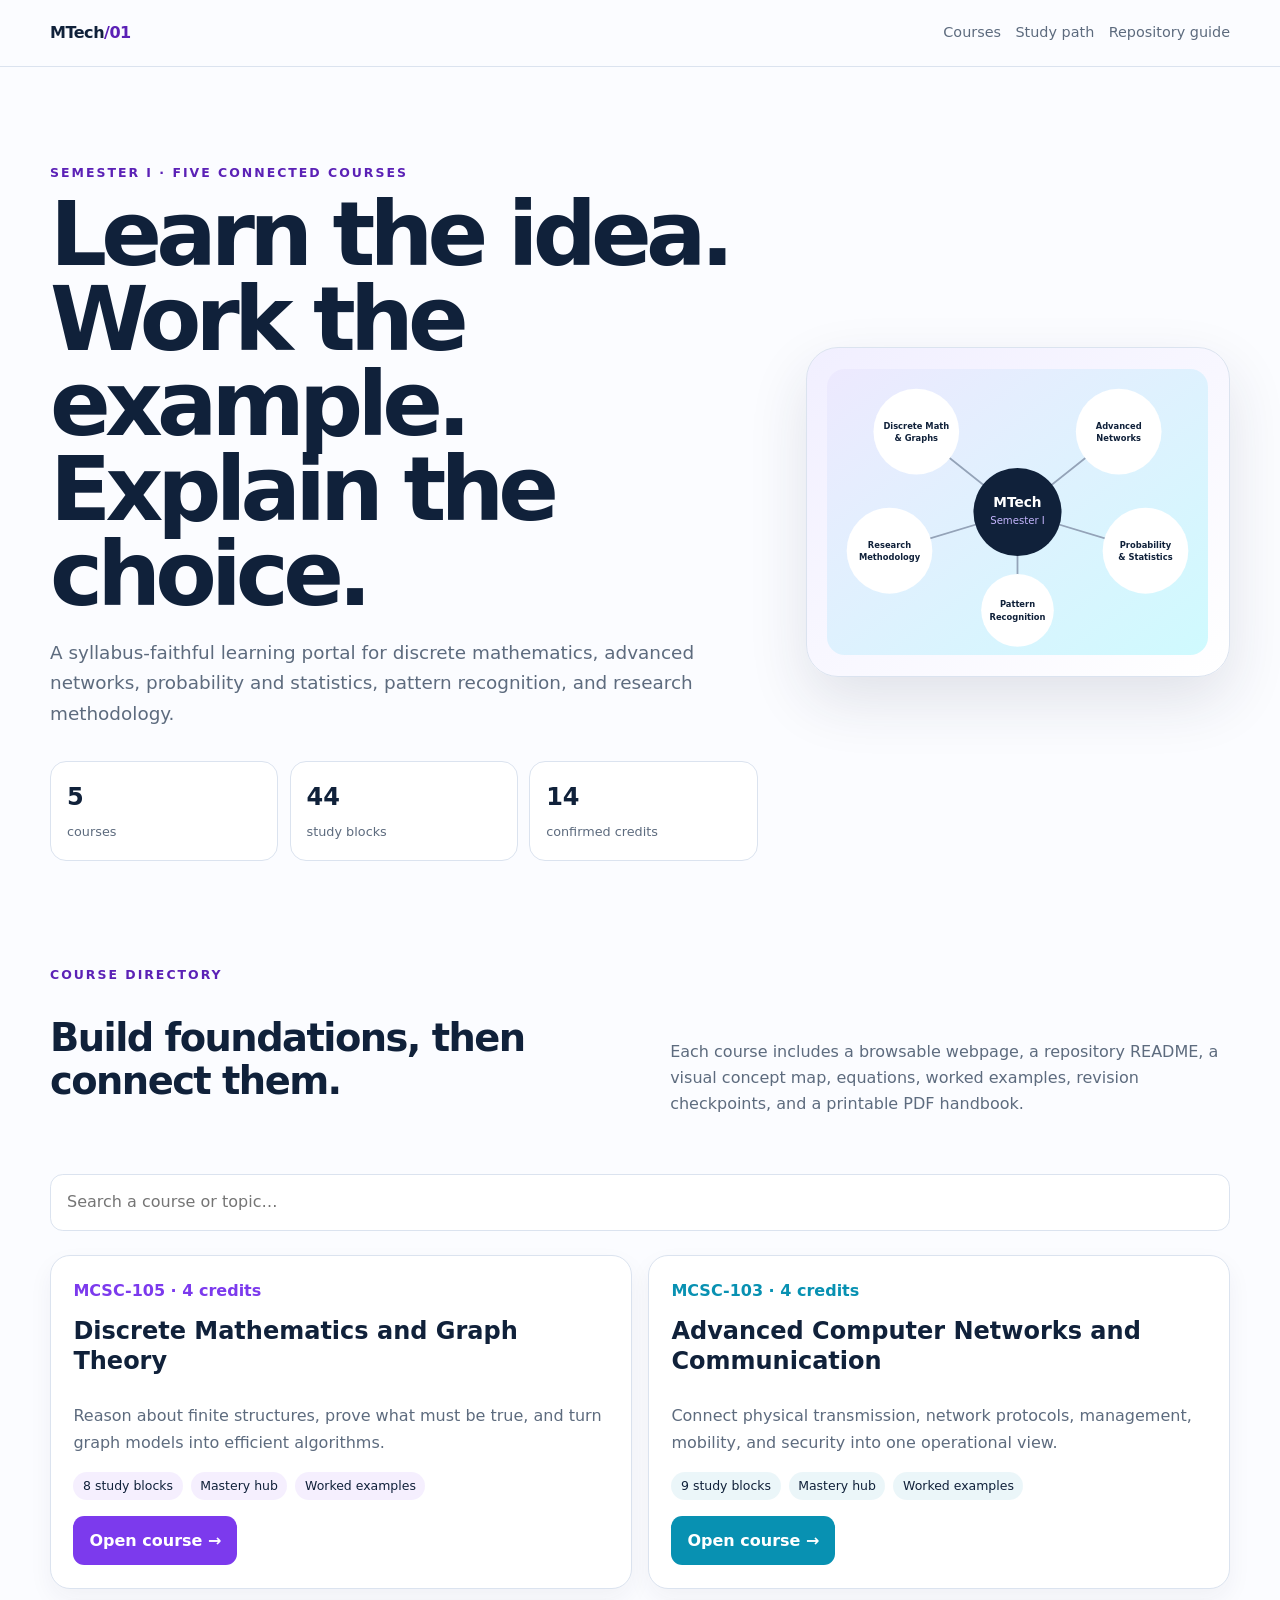
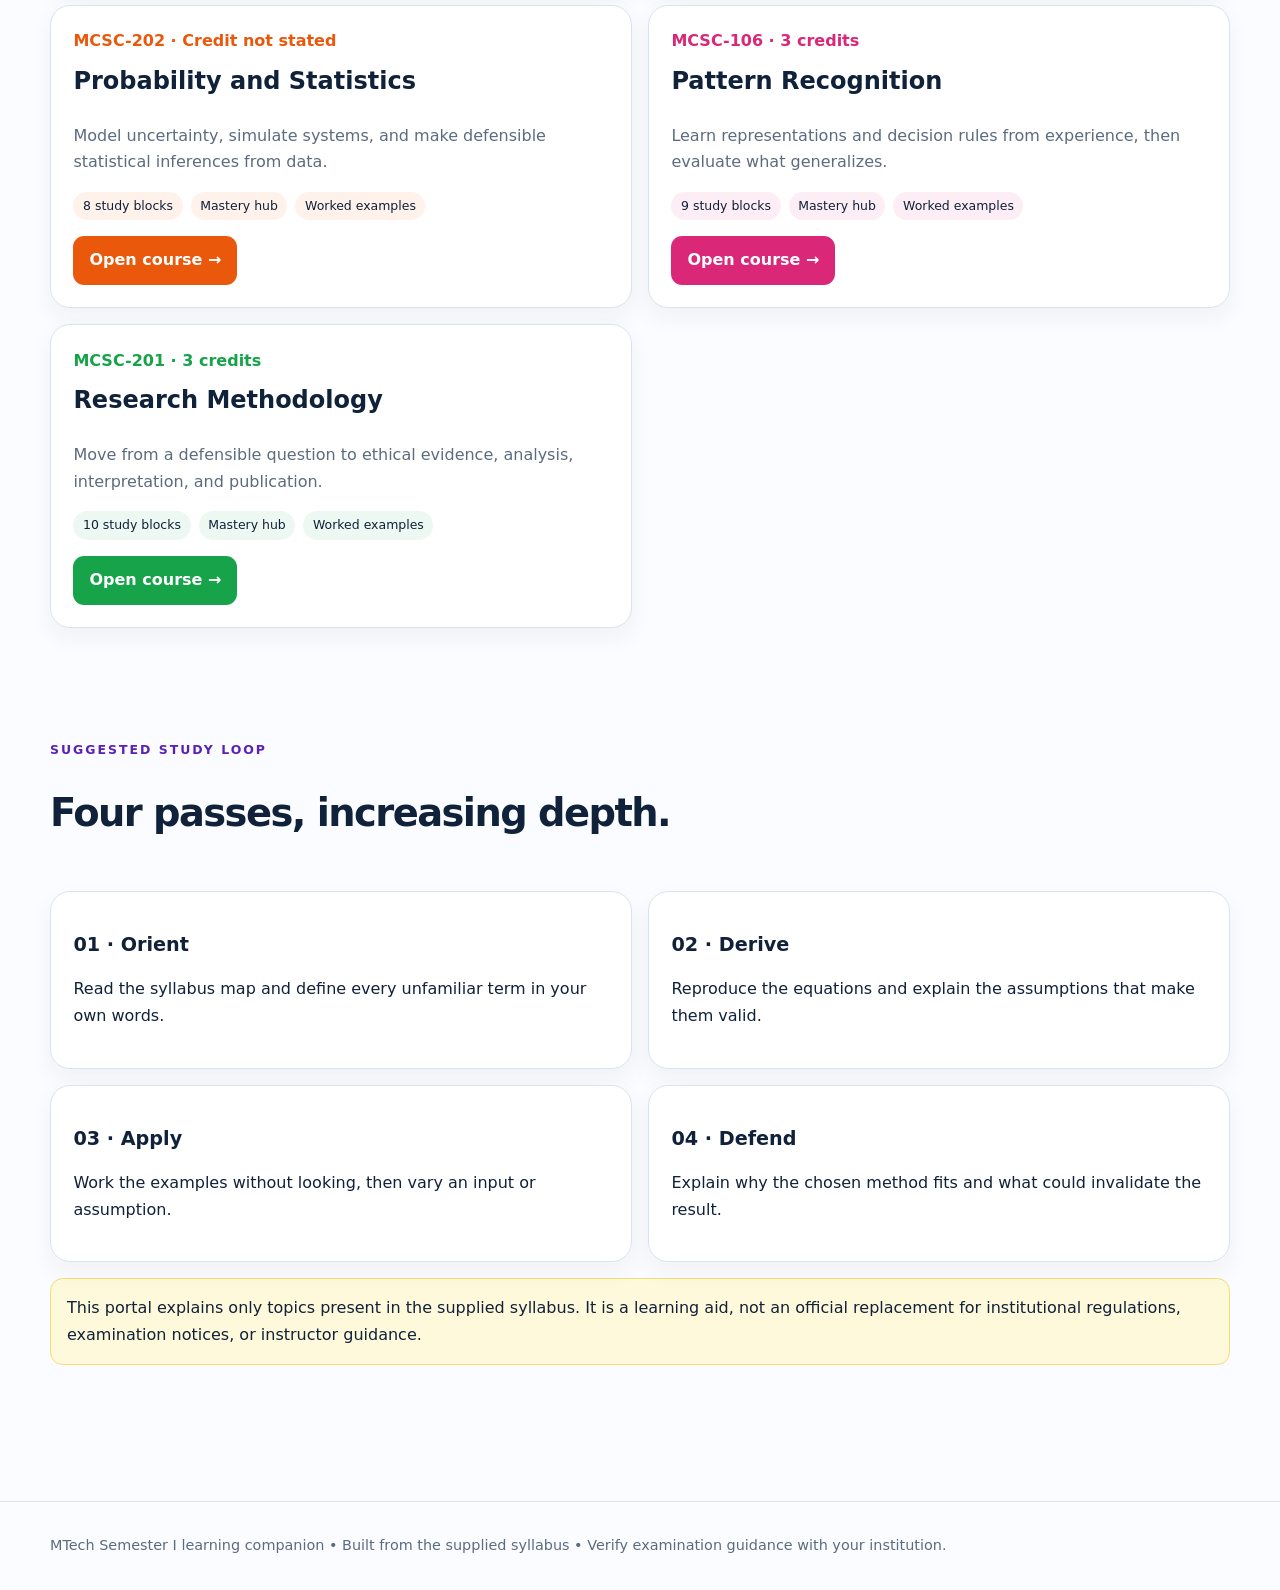
<file: index.html>
<!doctype html><html lang="en"><head><meta charset="utf-8"><meta name="viewport" content="width=device-width,initial-scale=1"><meta name="description" content="MTech Semester I learning portal for five computing courses."><title>MTech Semester I · Learning Portal</title><link rel="stylesheet" href="assets/styles.css"></head><body data-page="home" data-depth=""><a class="skip" href="#main">Skip to content</a><div id="nav"></div><main id="main"><section class="hero shell"><div><div class="eyebrow">Semester I · Five connected courses</div><h1>Learn the idea. Work the example. Explain the choice.</h1><p class="lede">A syllabus-faithful learning portal for discrete mathematics, advanced networks, probability and statistics, pattern recognition, and research methodology.</p><div class="stats"><div class="stat"><strong>5</strong><span>courses</span></div><div class="stat"><strong>44</strong><span>study blocks</span></div><div class="stat"><strong>14</strong><span>confirmed credits</span></div></div></div><div class="hero-art"><img src="assets/semester-map.svg" alt="Map connecting the five Semester I courses"></div></section><section class="section shell" id="courses"><div class="section-head"><div><div class="eyebrow">Course directory</div><h2>Build foundations, then connect them.</h2></div><p>Each course includes a browsable webpage, a repository README, a visual concept map, equations, worked examples, revision checkpoints, and a printable PDF handbook.</p></div><input class="search" id="q" type="search" placeholder="Search a course or topic…" aria-label="Search courses"><div class="grid" id="courseGrid"></div></section><section class="section shell" id="study-path"><div class="section-head"><div><div class="eyebrow">Suggested study loop</div><h2>Four passes, increasing depth.</h2></div></div><div class="grid"><article class="card"><h3>01 · Orient</h3><p>Read the syllabus map and define every unfamiliar term in your own words.</p></article><article class="card"><h3>02 · Derive</h3><p>Reproduce the equations and explain the assumptions that make them valid.</p></article><article class="card"><h3>03 · Apply</h3><p>Work the examples without looking, then vary an input or assumption.</p></article><article class="card"><h3>04 · Defend</h3><p>Explain why the chosen method fits and what could invalidate the result.</p></article></div><p class="notice">This portal explains only topics present in the supplied syllabus. It is a learning aid, not an official replacement for institutional regulations, examination notices, or instructor guidance.</p></section></main><div id="foot"></div><script src="assets/app.js?v=20261027-3"></script></body></html>
</file>
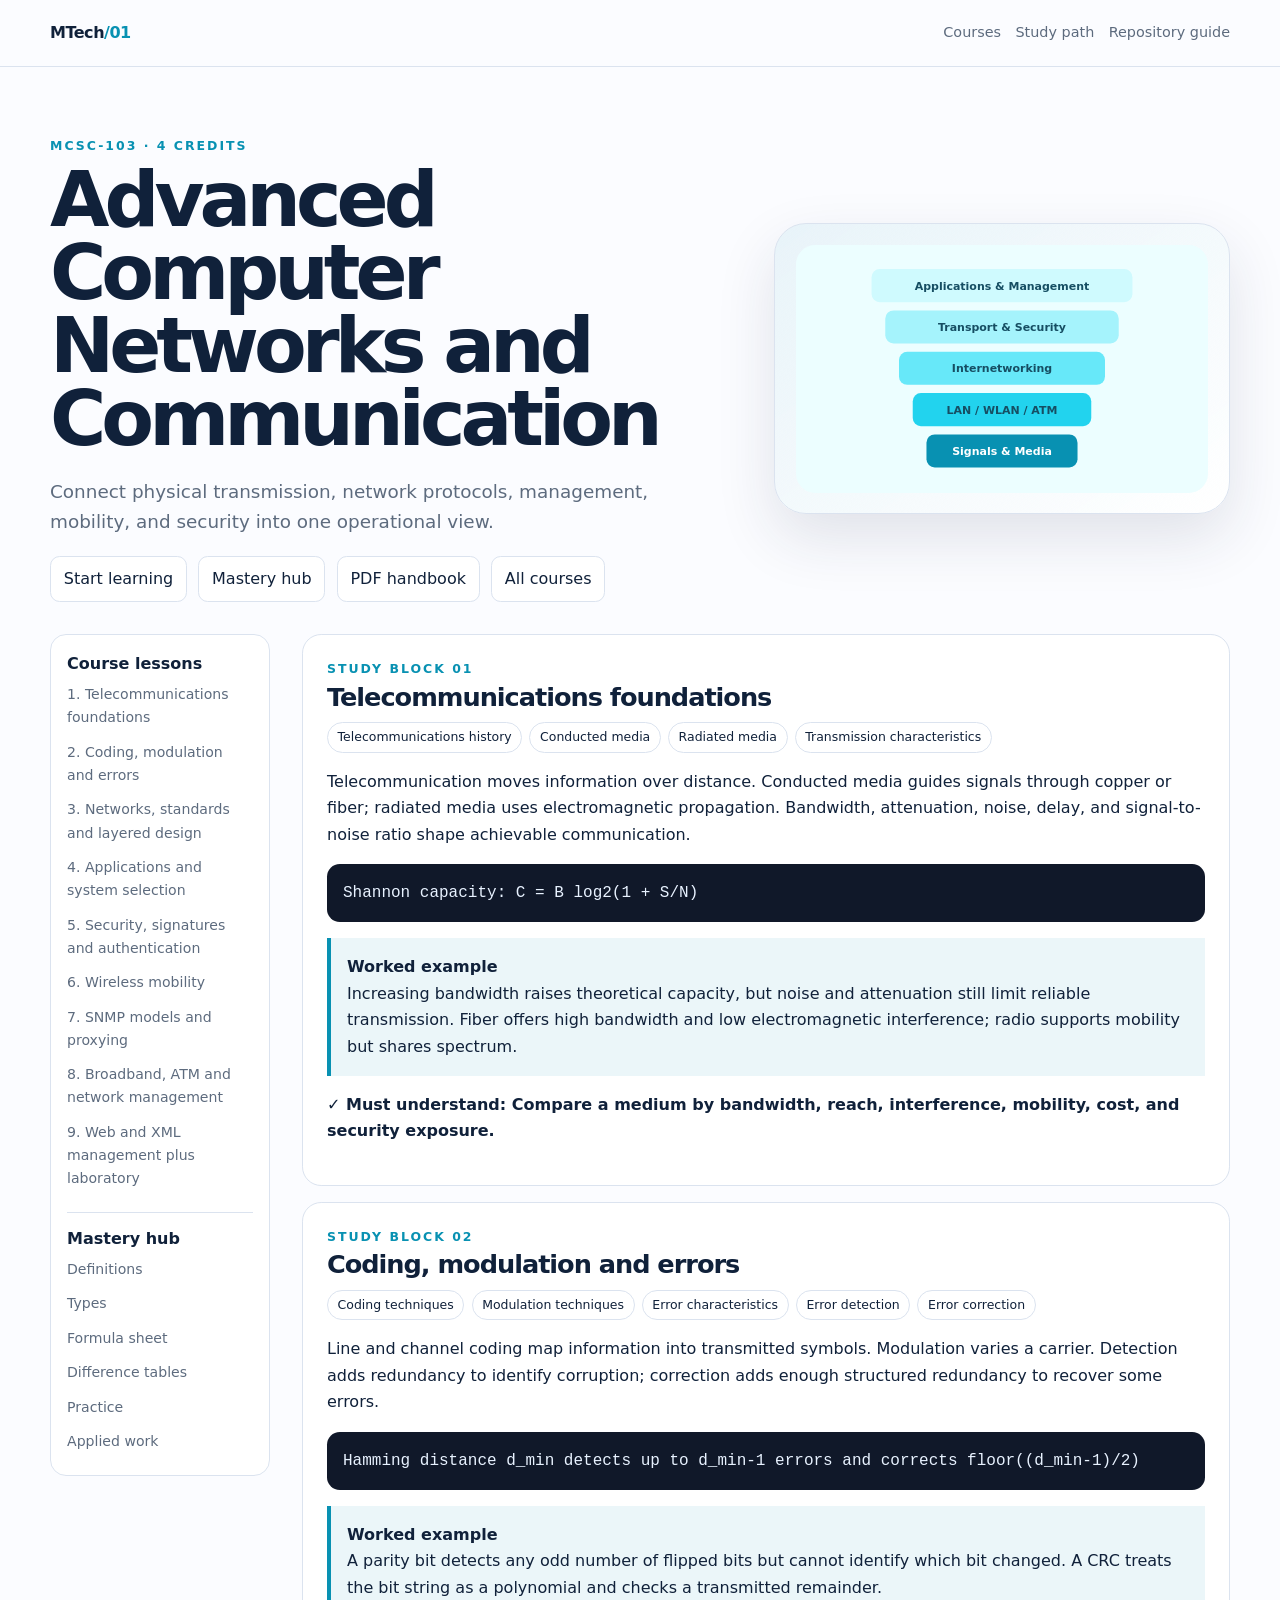
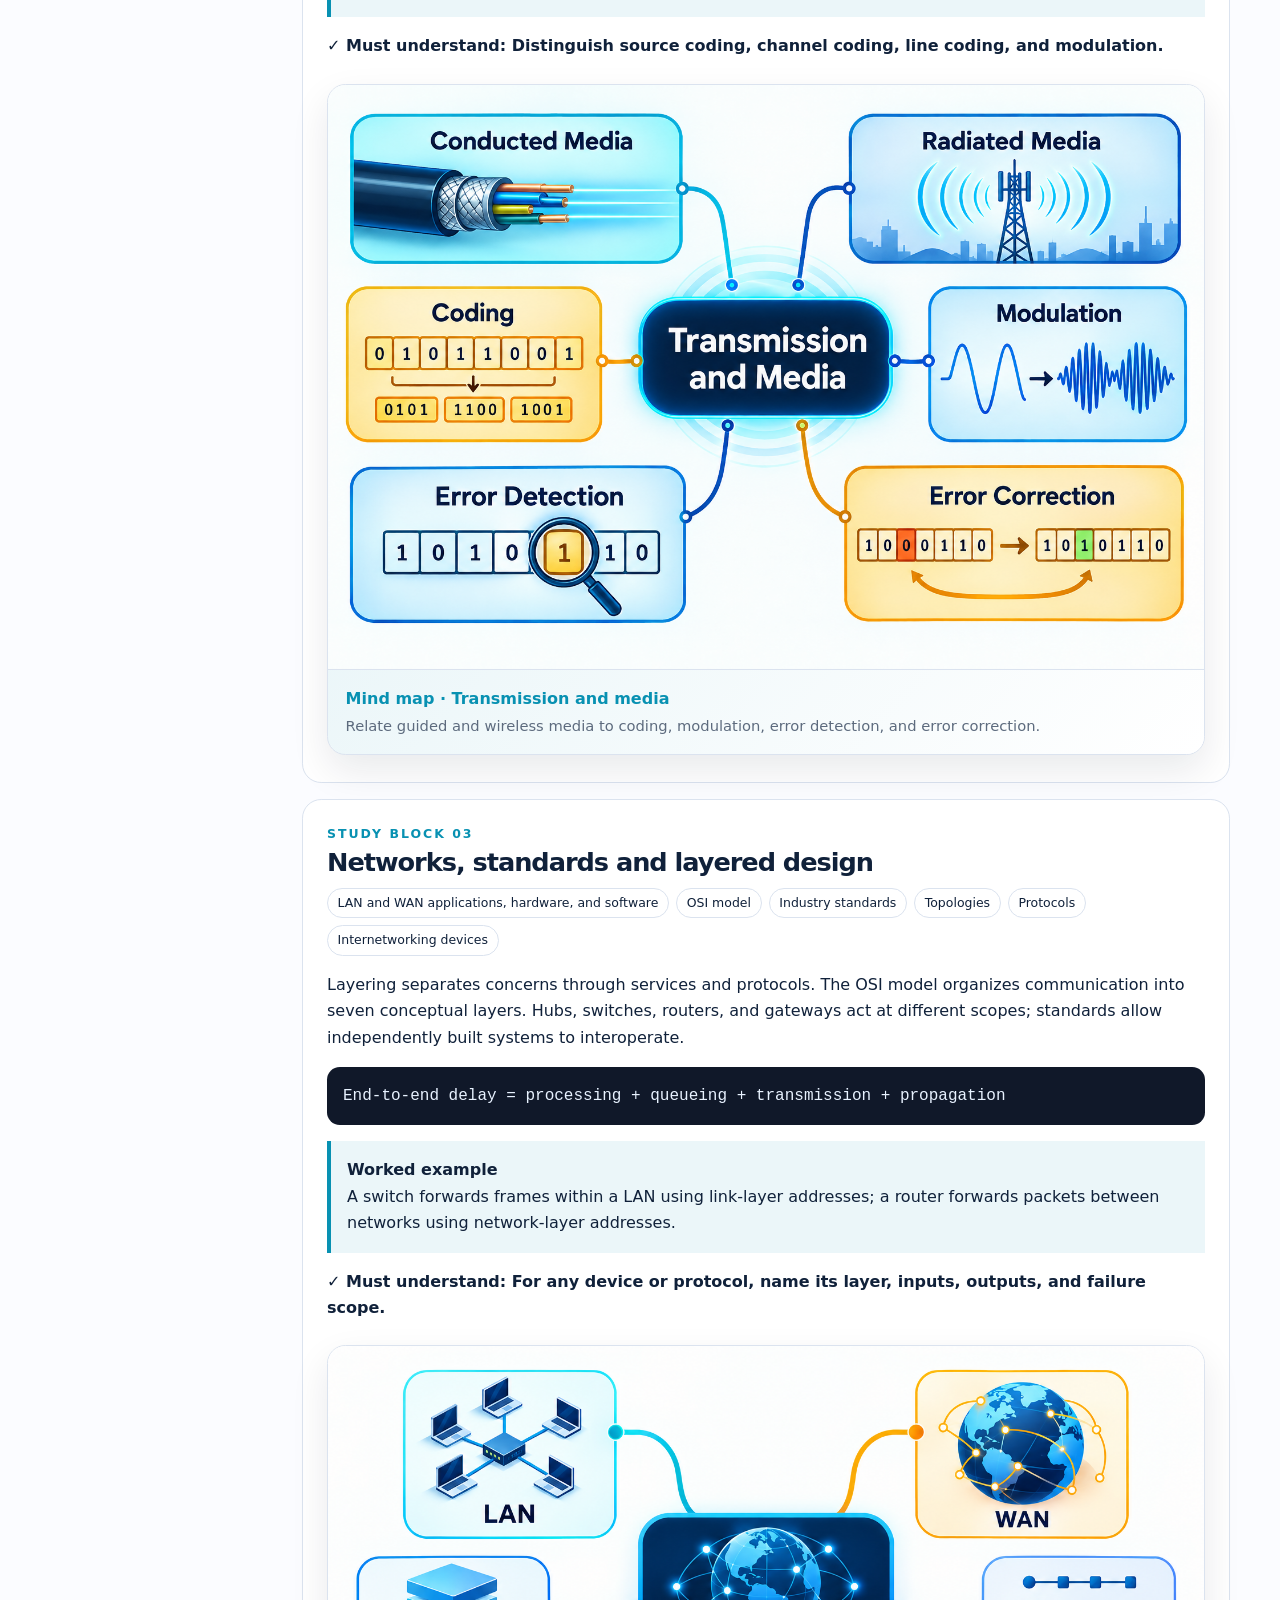
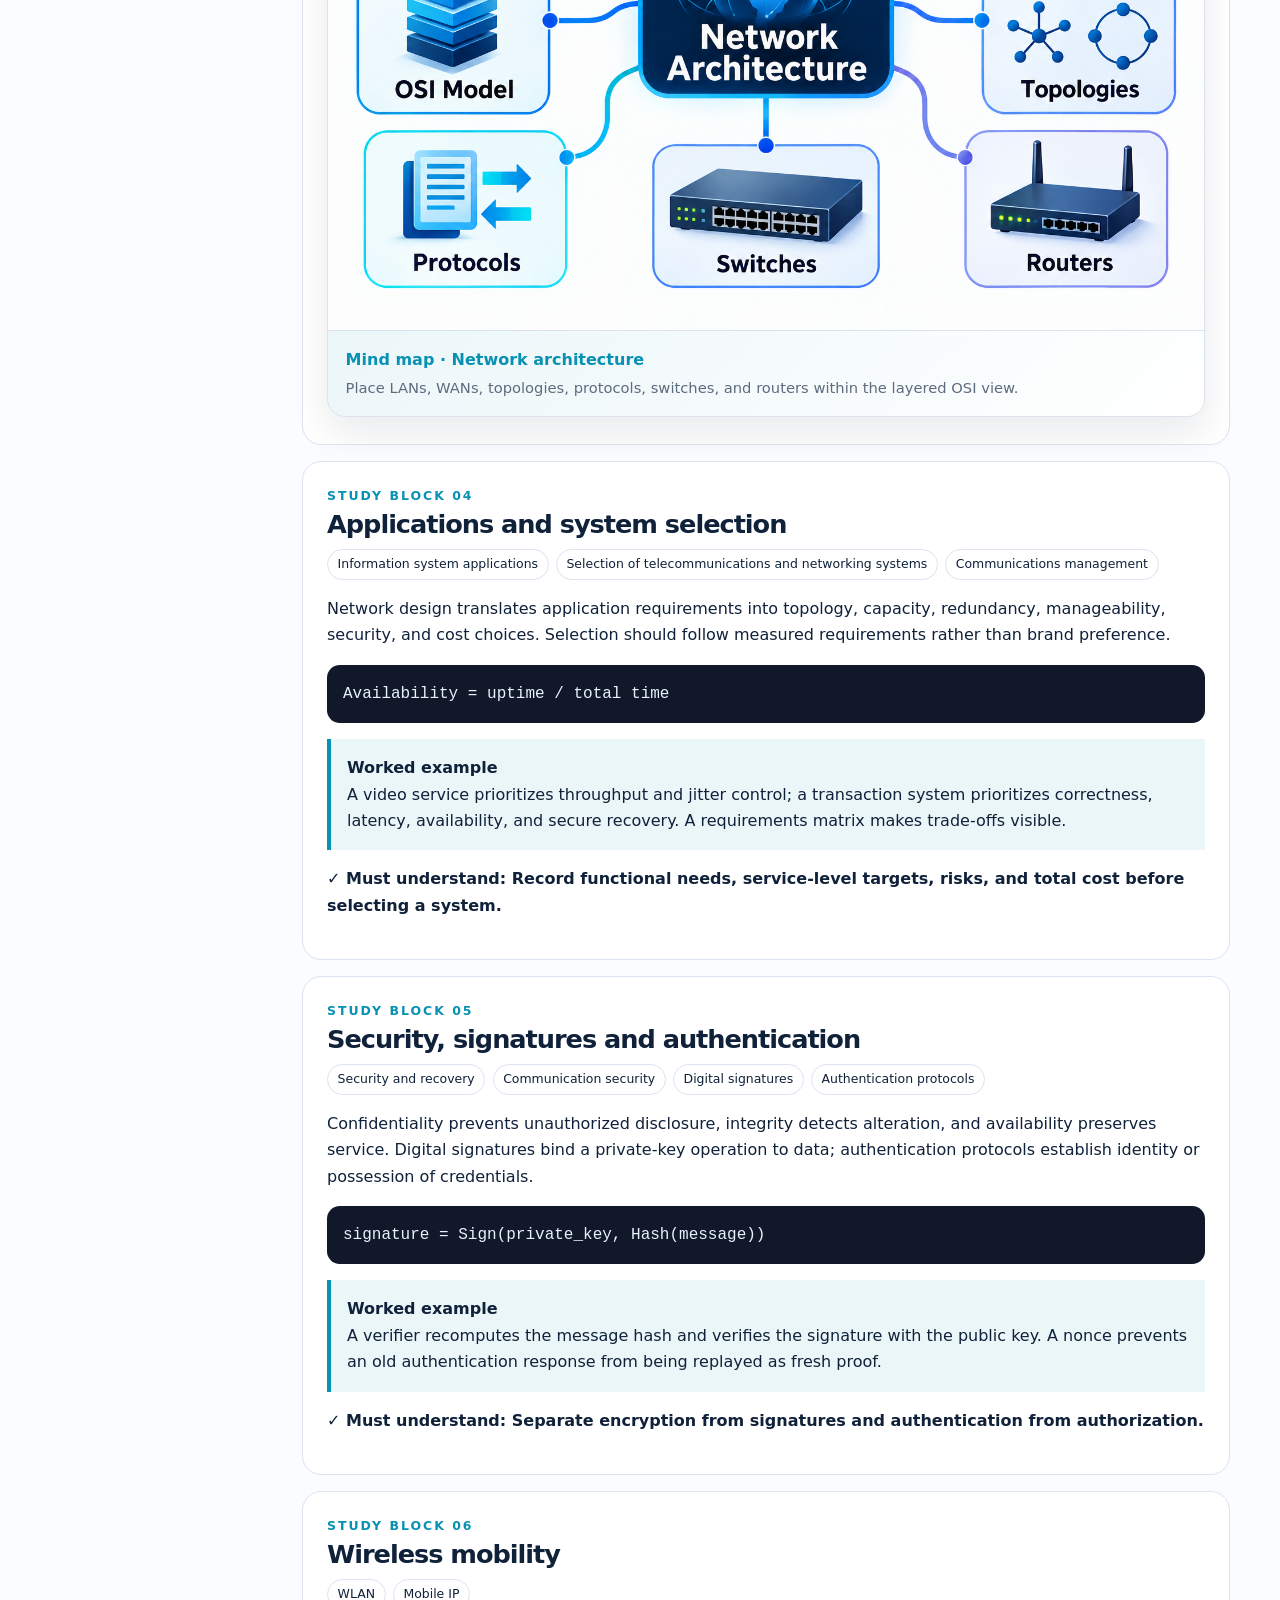
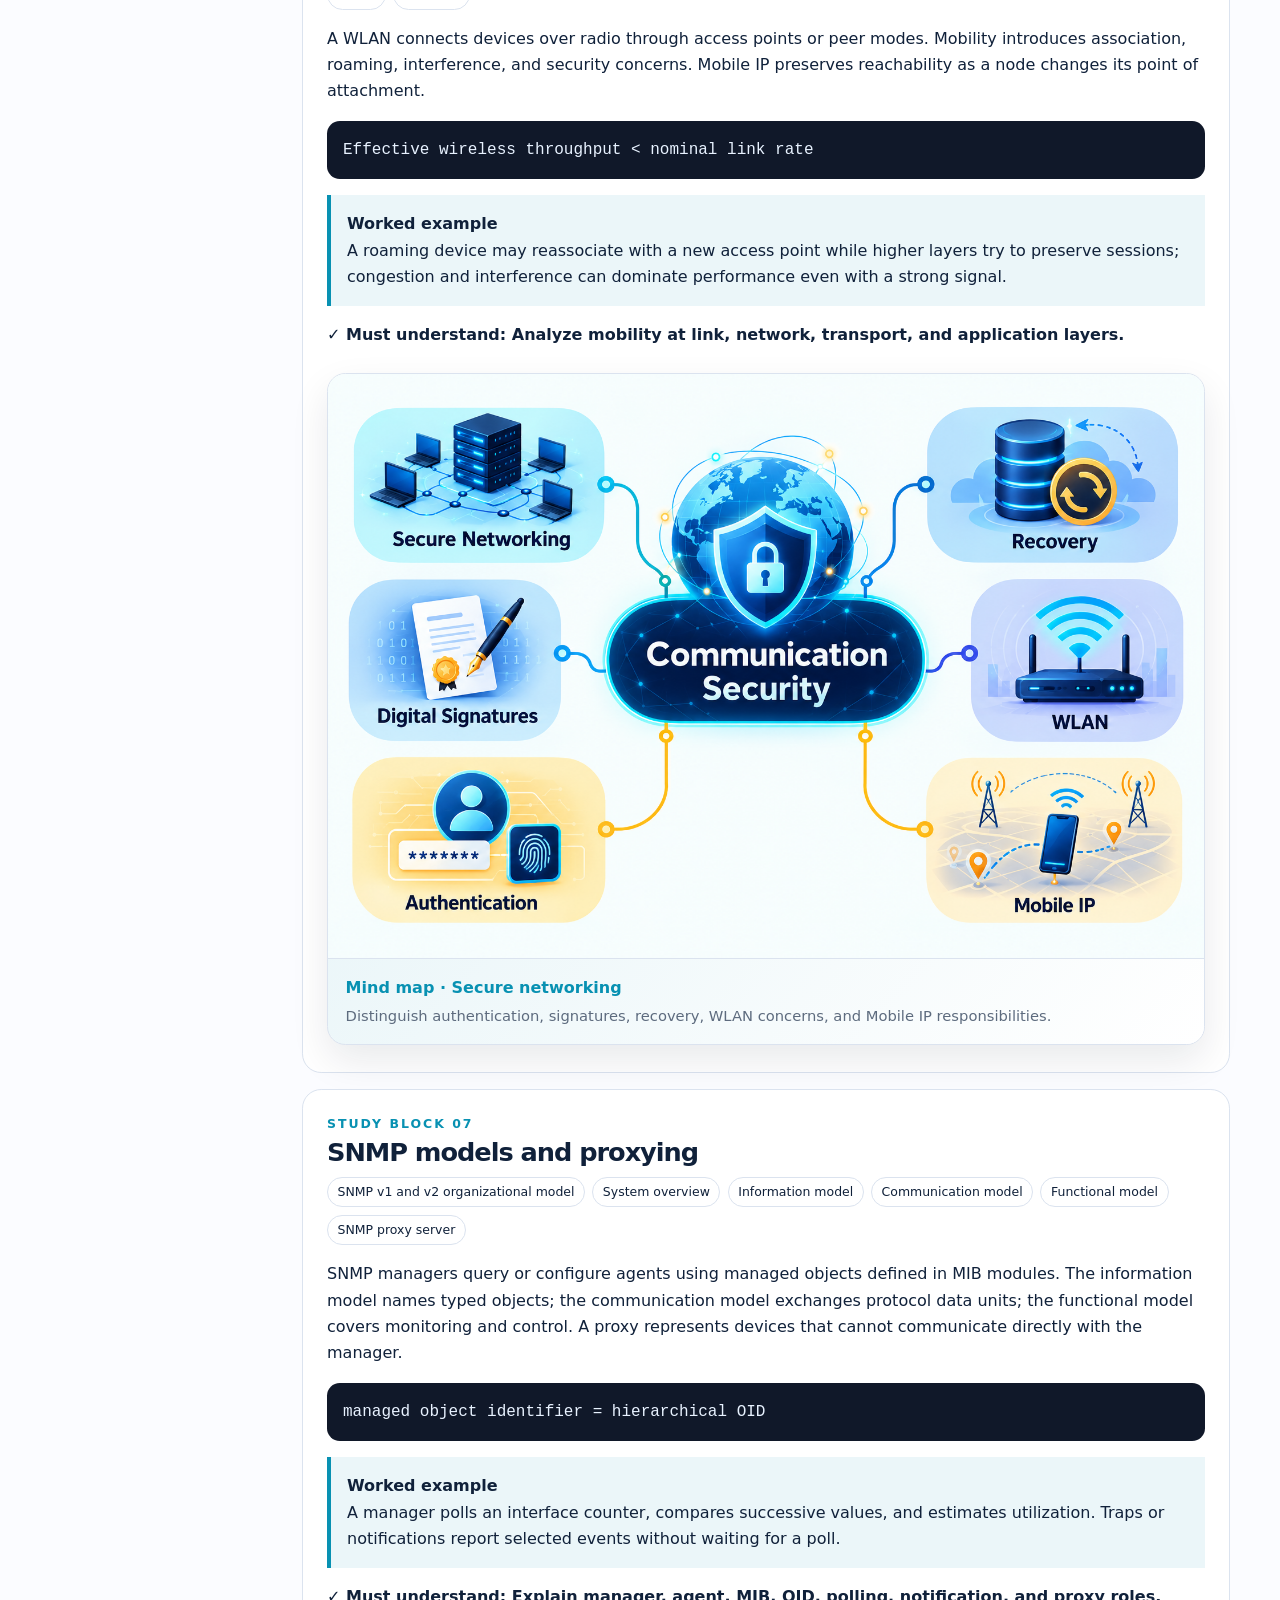
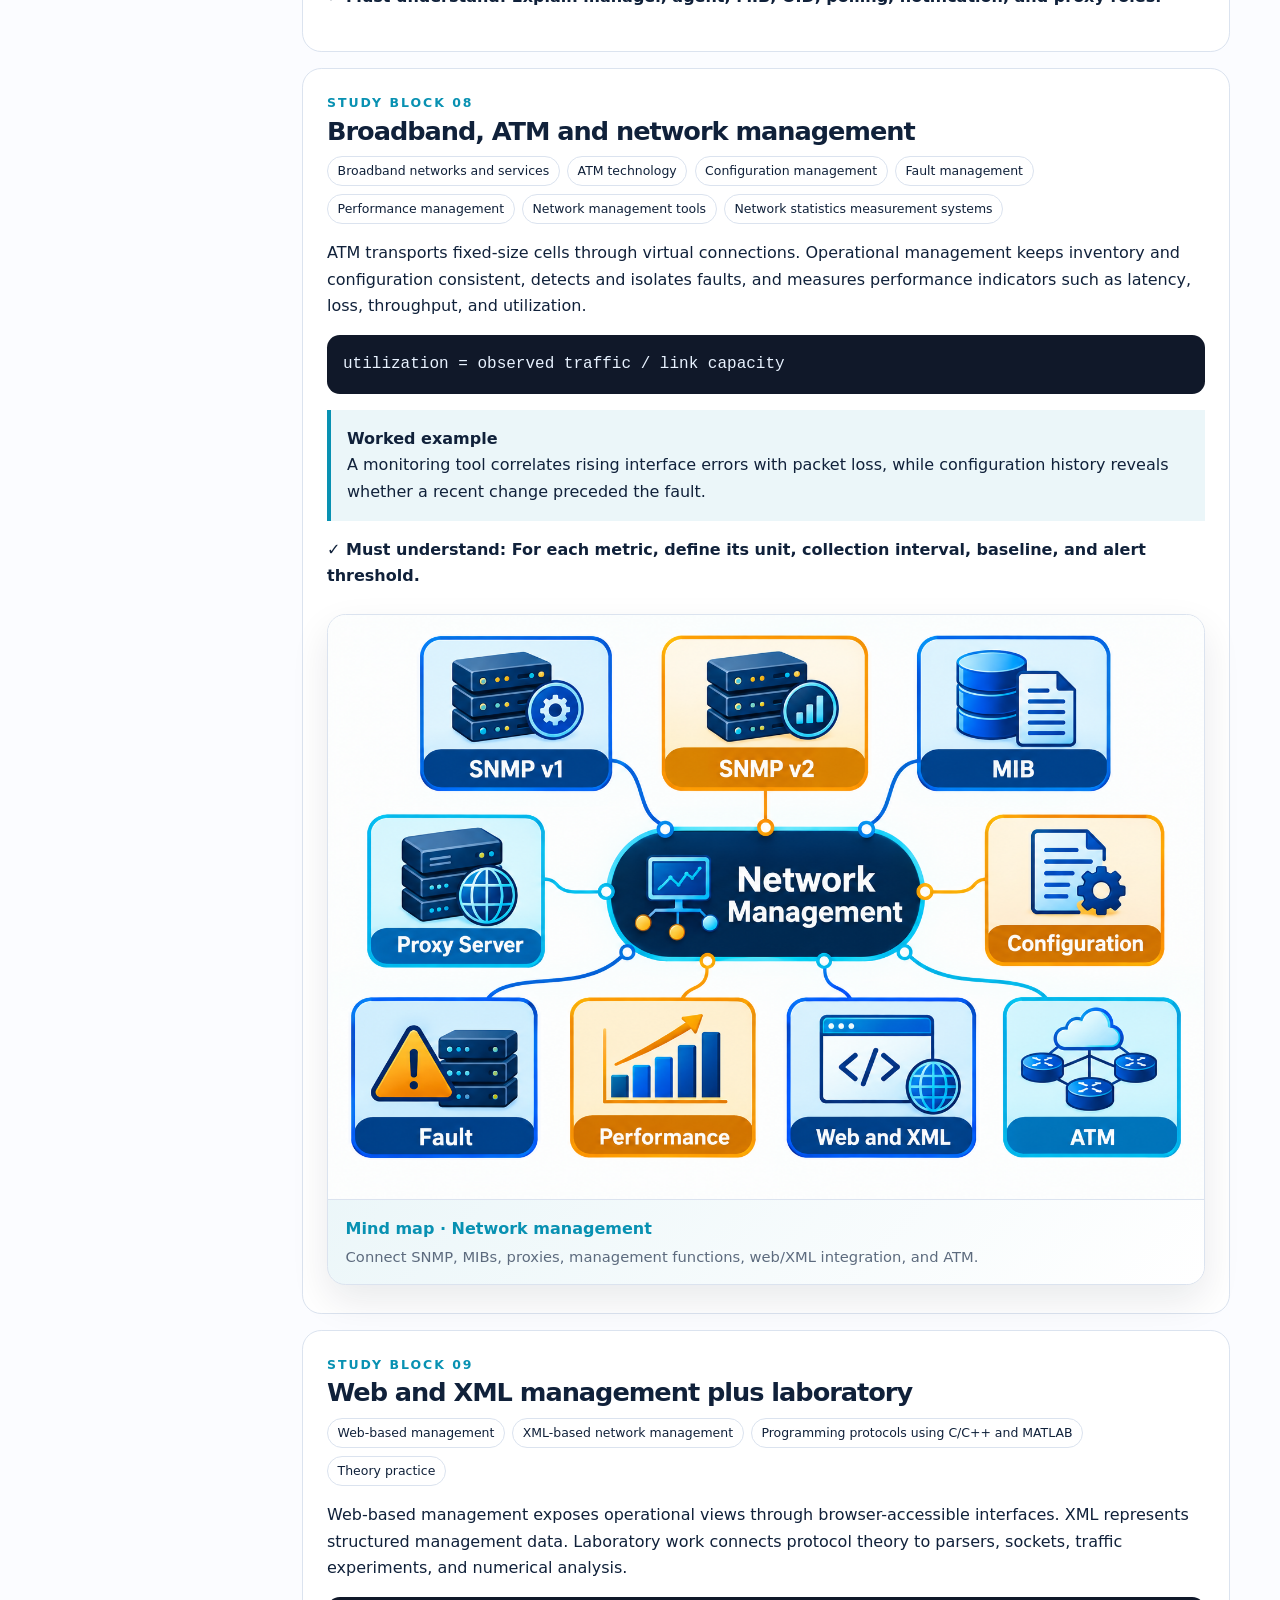
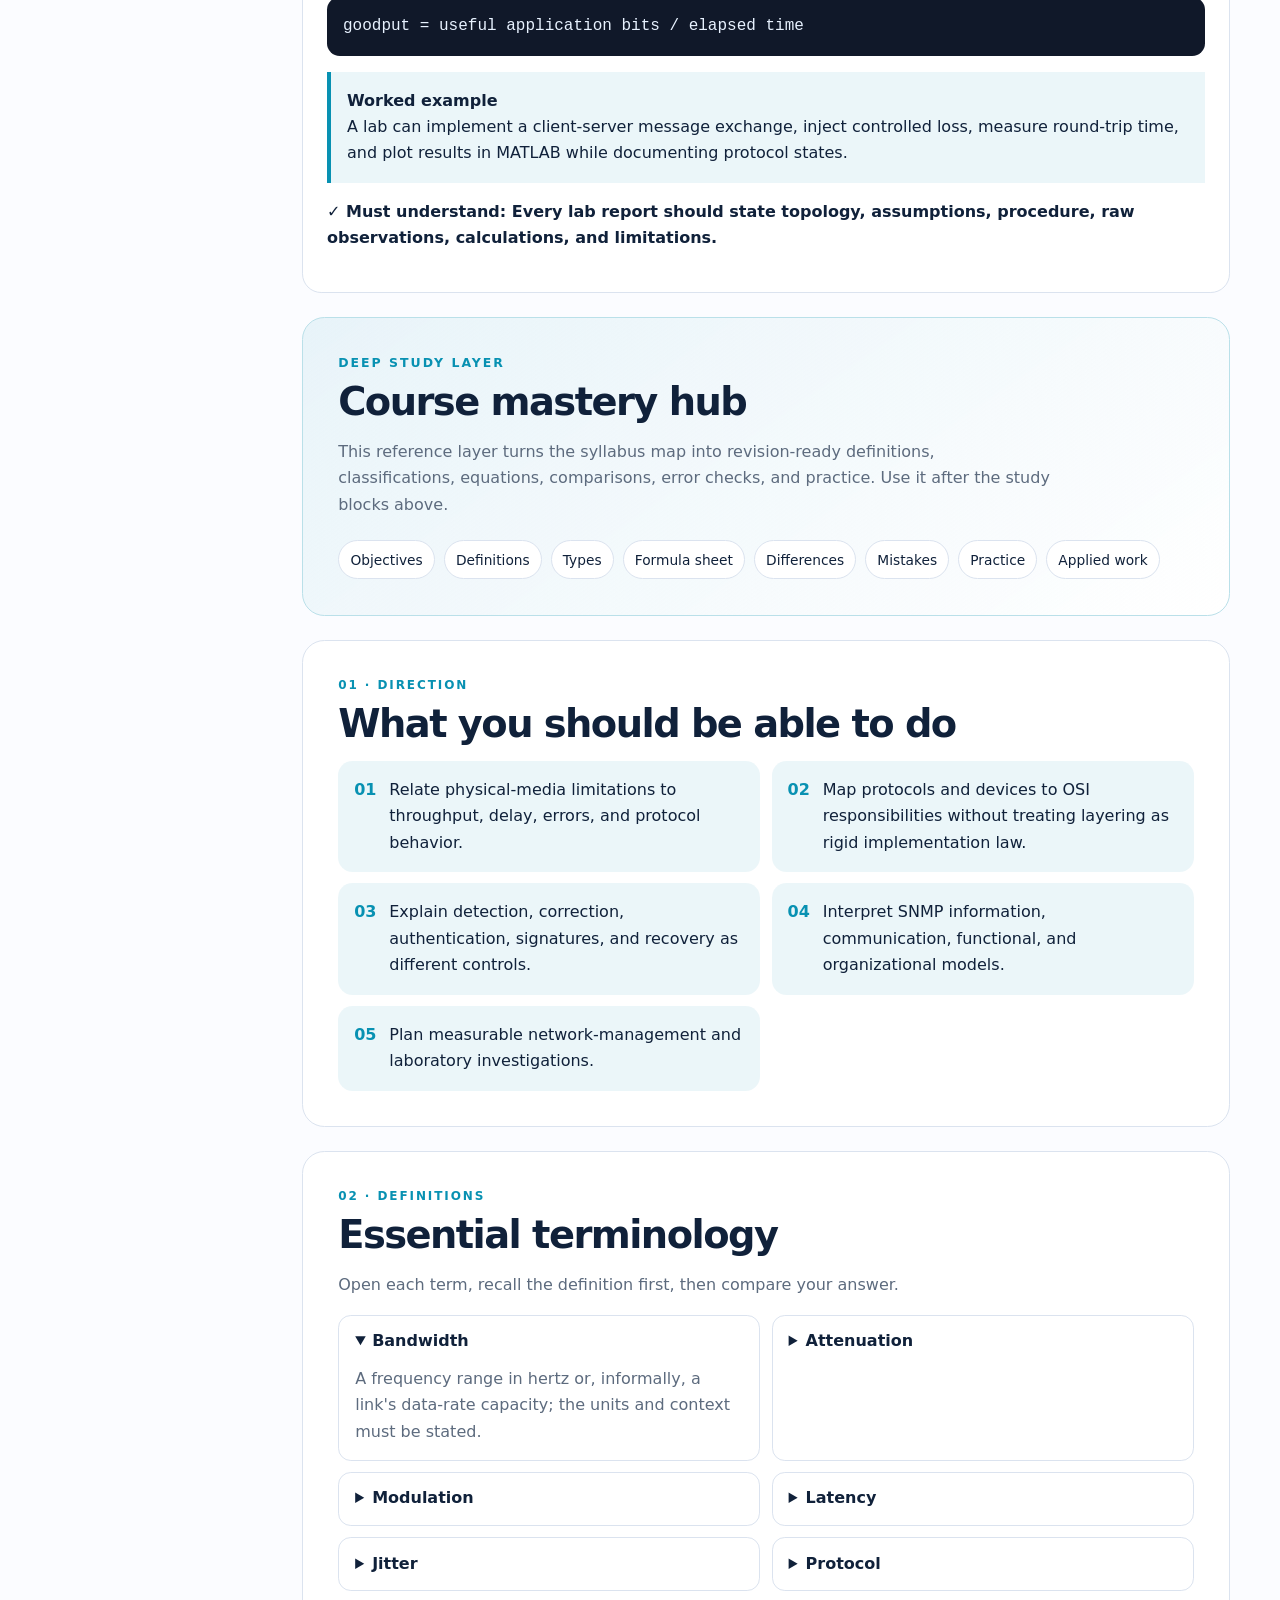
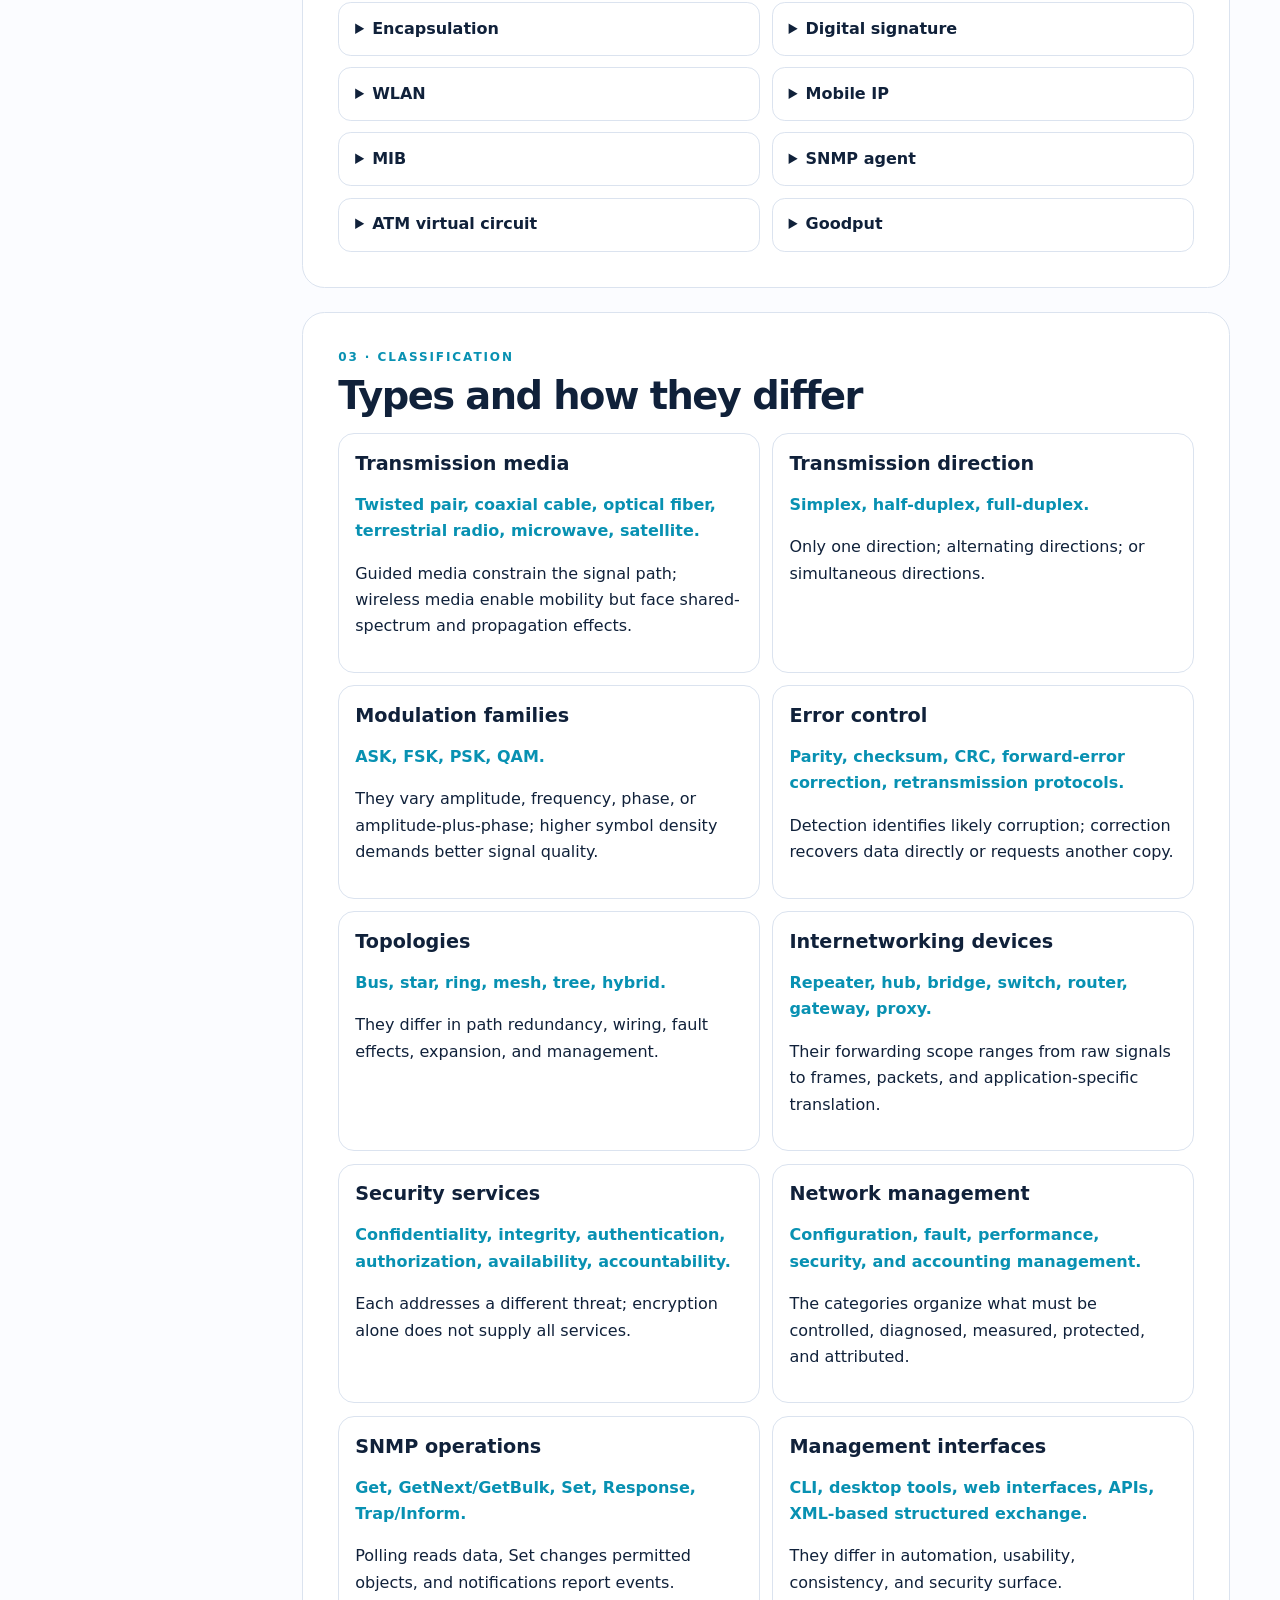
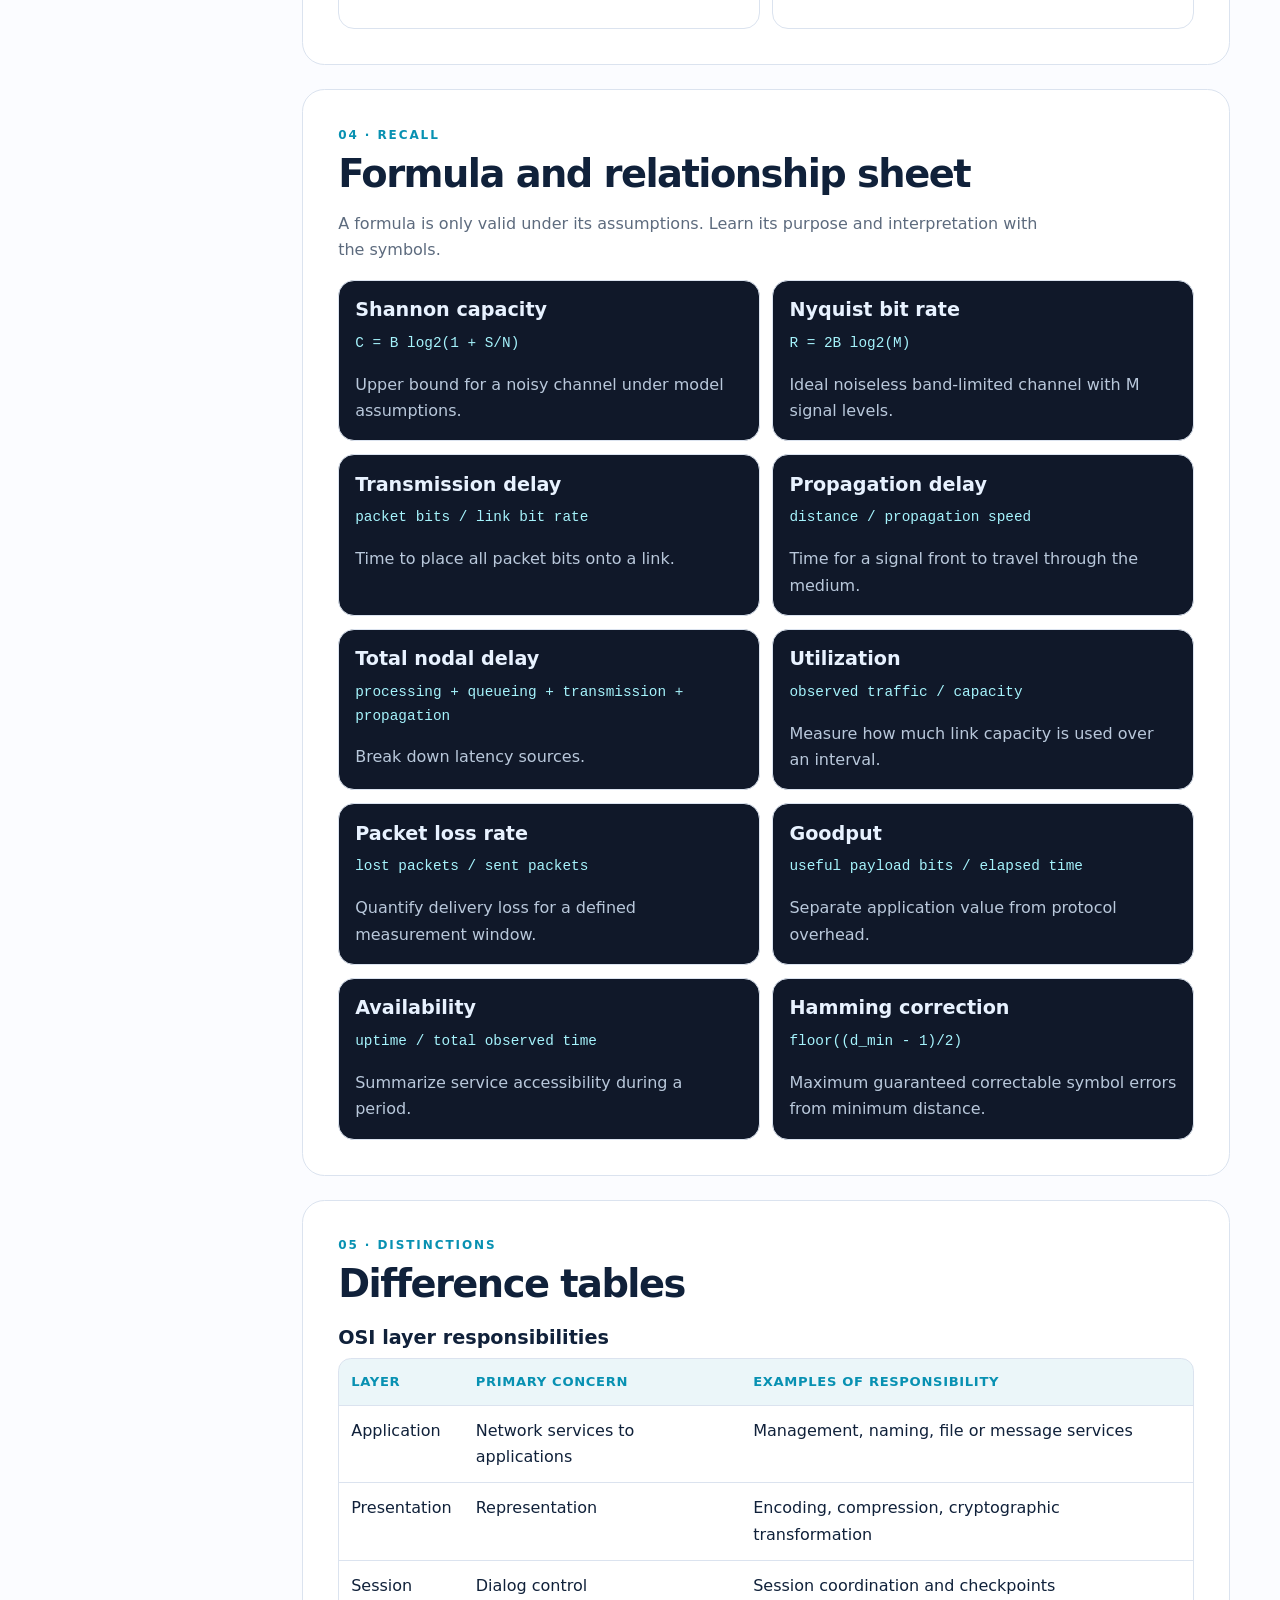
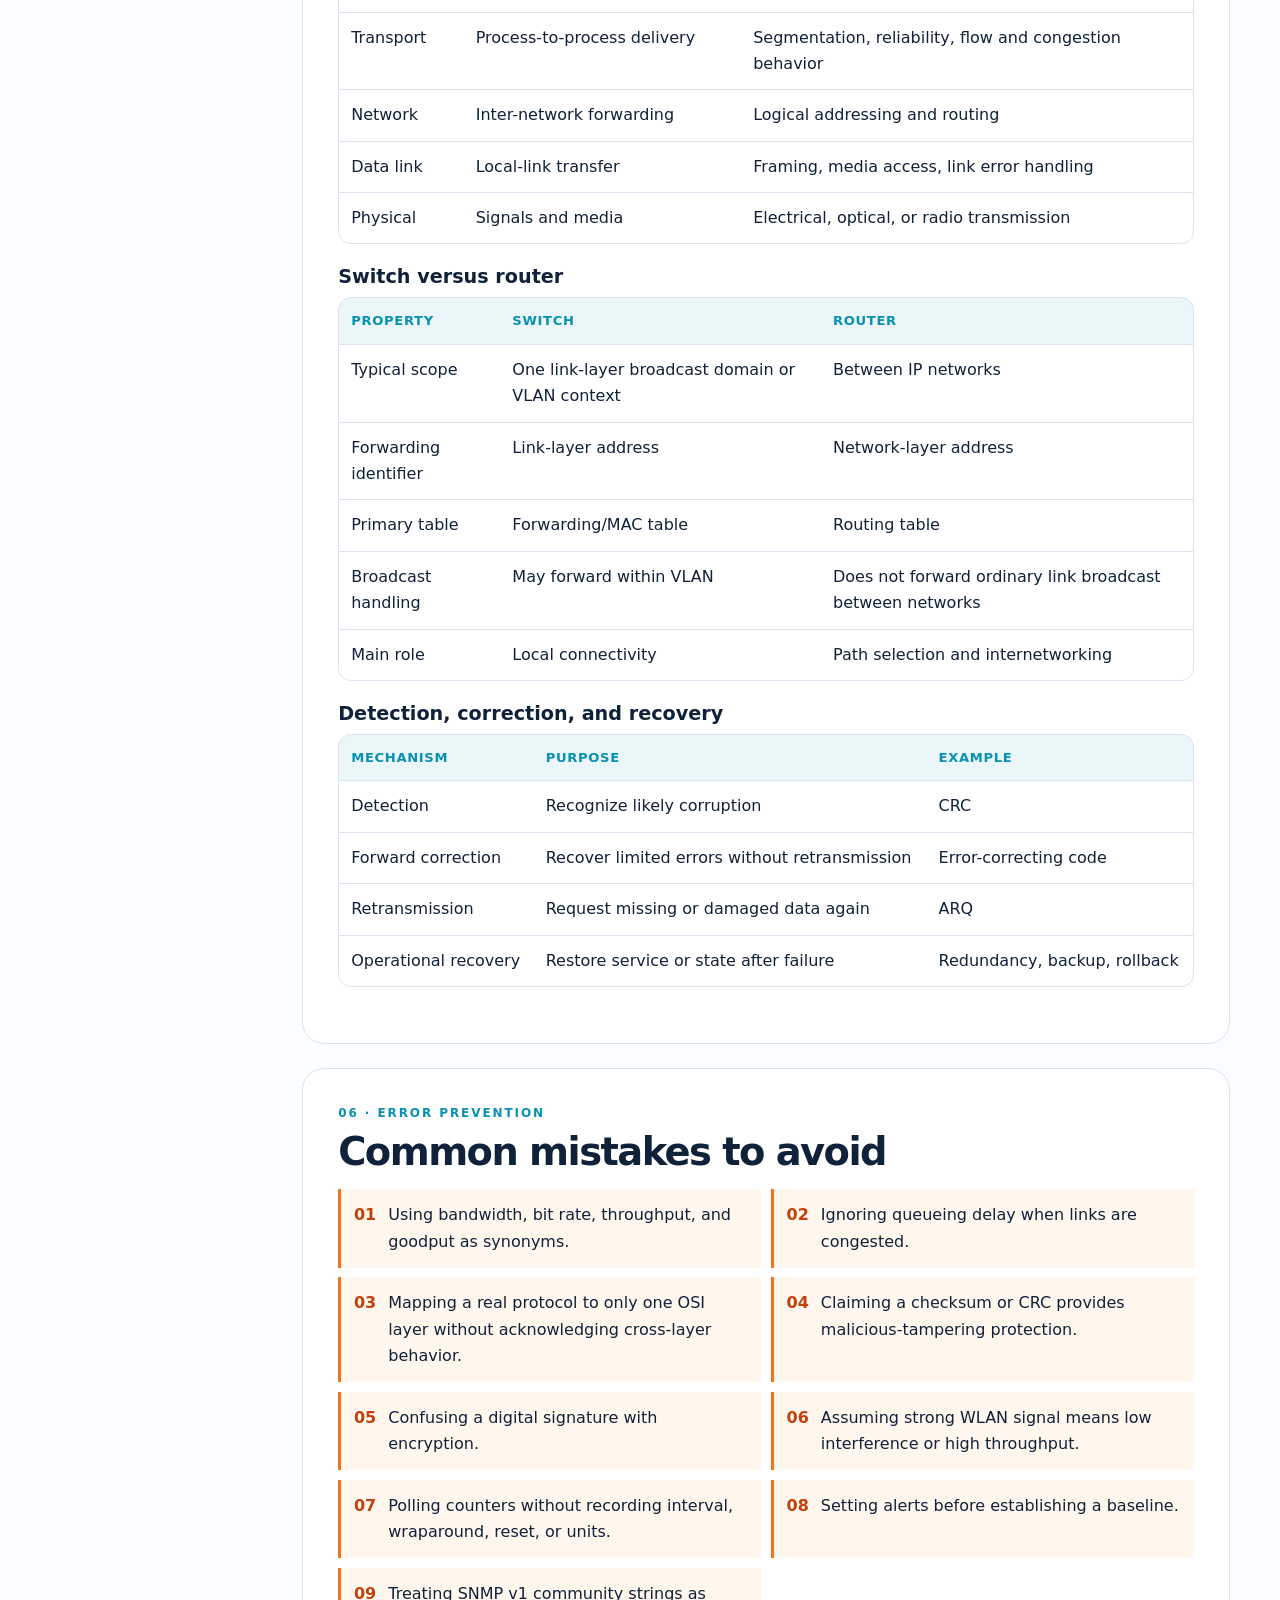
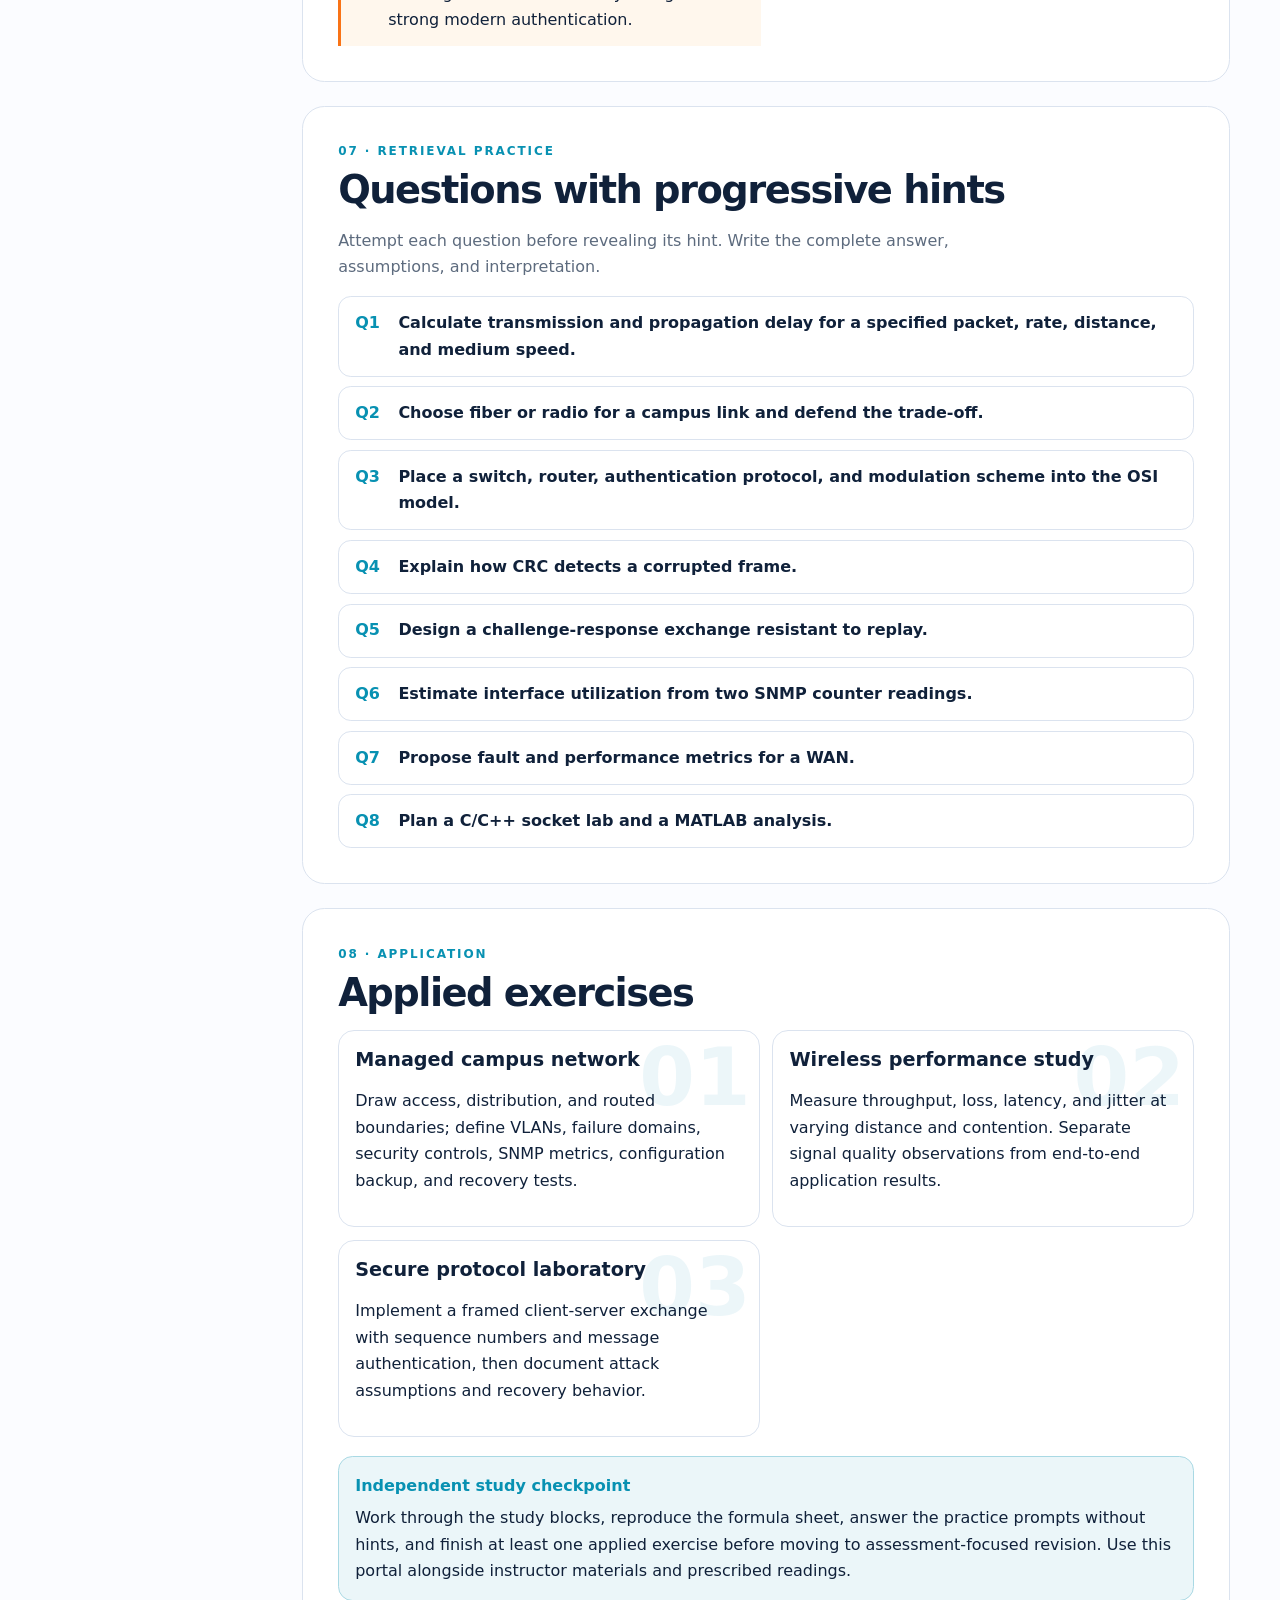
<file: advanced-computer-networks-and-communication/index.html>
<!doctype html><html lang="en"><head><meta charset="utf-8"><meta name="viewport" content="width=device-width,initial-scale=1"><meta name="description" content="MTech Semester I course guide"><title>Course guide</title><link rel="stylesheet" href="../assets/styles.css"><link rel="stylesheet" href="../assets/mastery.css"></head><body data-page="course" data-depth="../" data-course="advanced-computer-networks-and-communication"><a class="skip" href="#main">Skip to content</a><div id="nav"></div><main id="main"><section class="course-hero shell" id="courseHero"></section><div class="content-layout shell"><aside class="toc" id="toc" aria-label="Course contents"></aside><article id="modules"></article></div></main><div id="foot"></div><script src="../assets/app.js?v=20261027-4"></script></body></html>
</file>
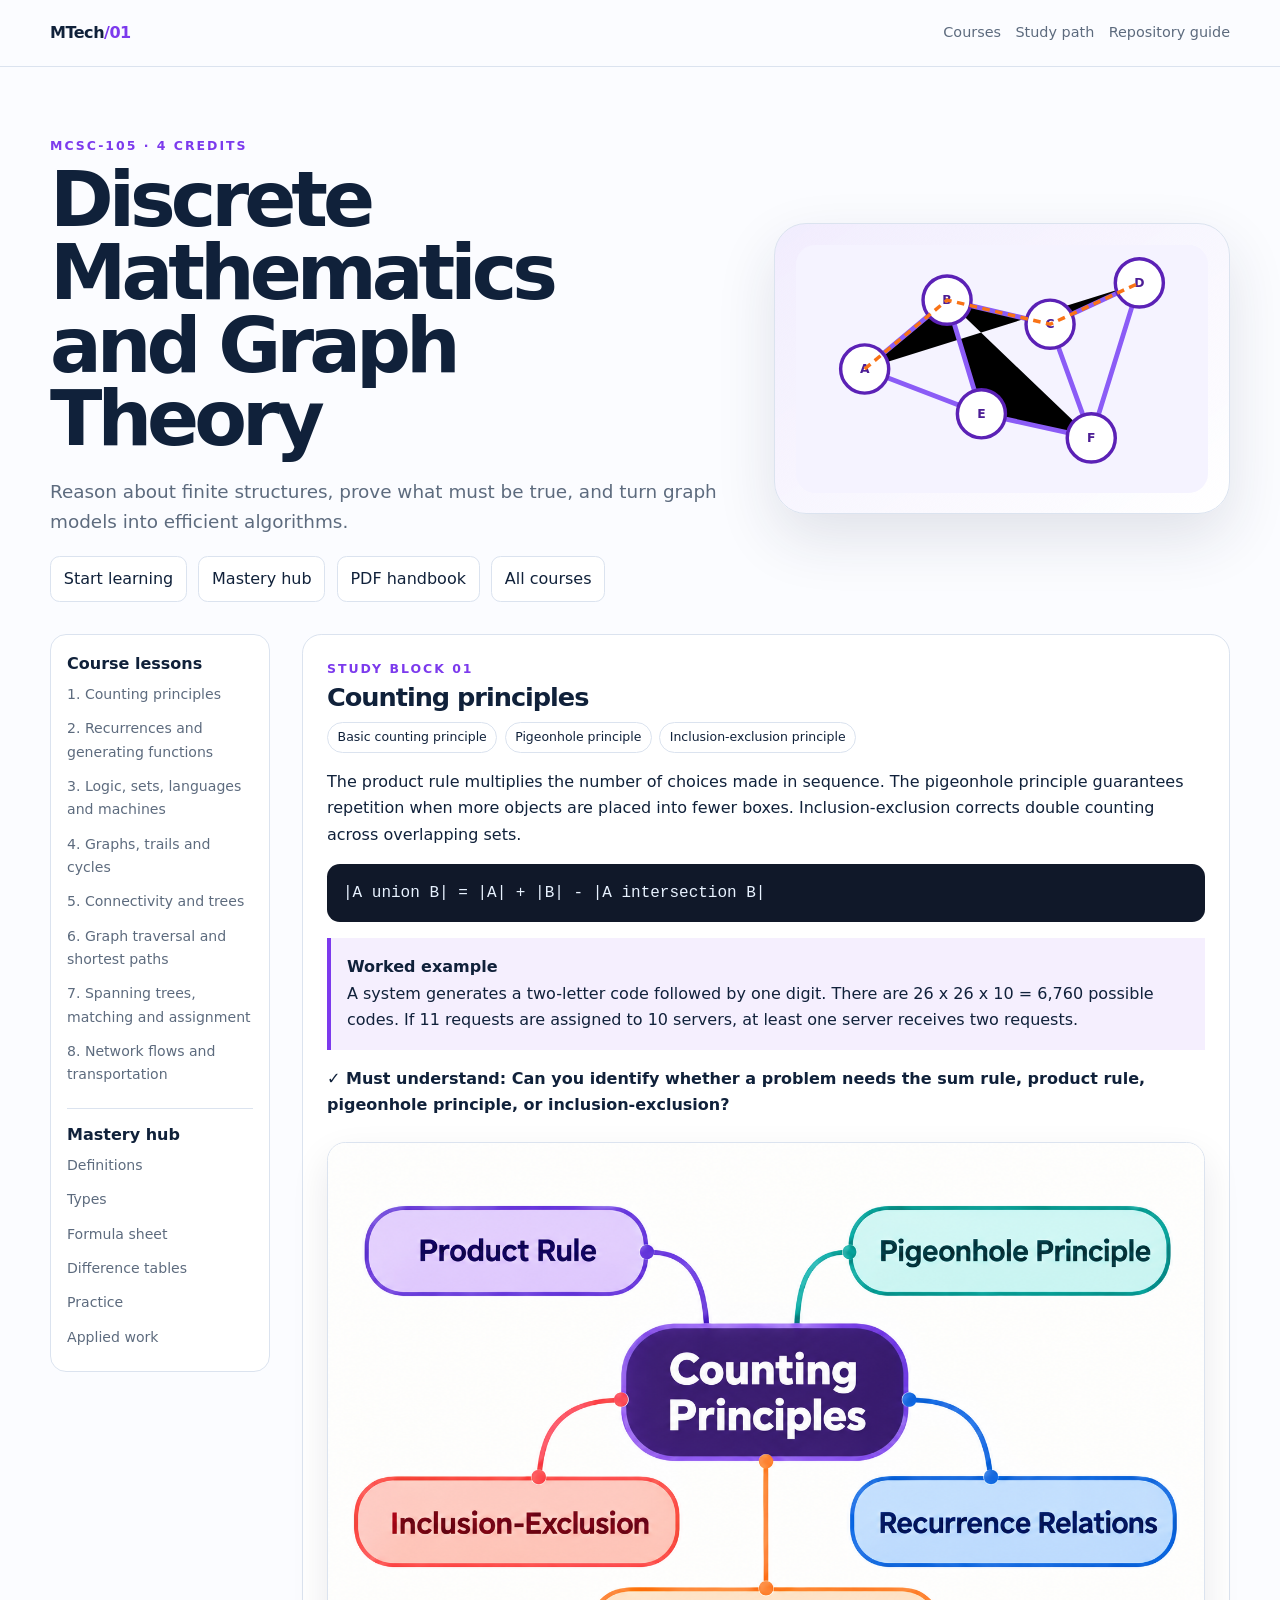
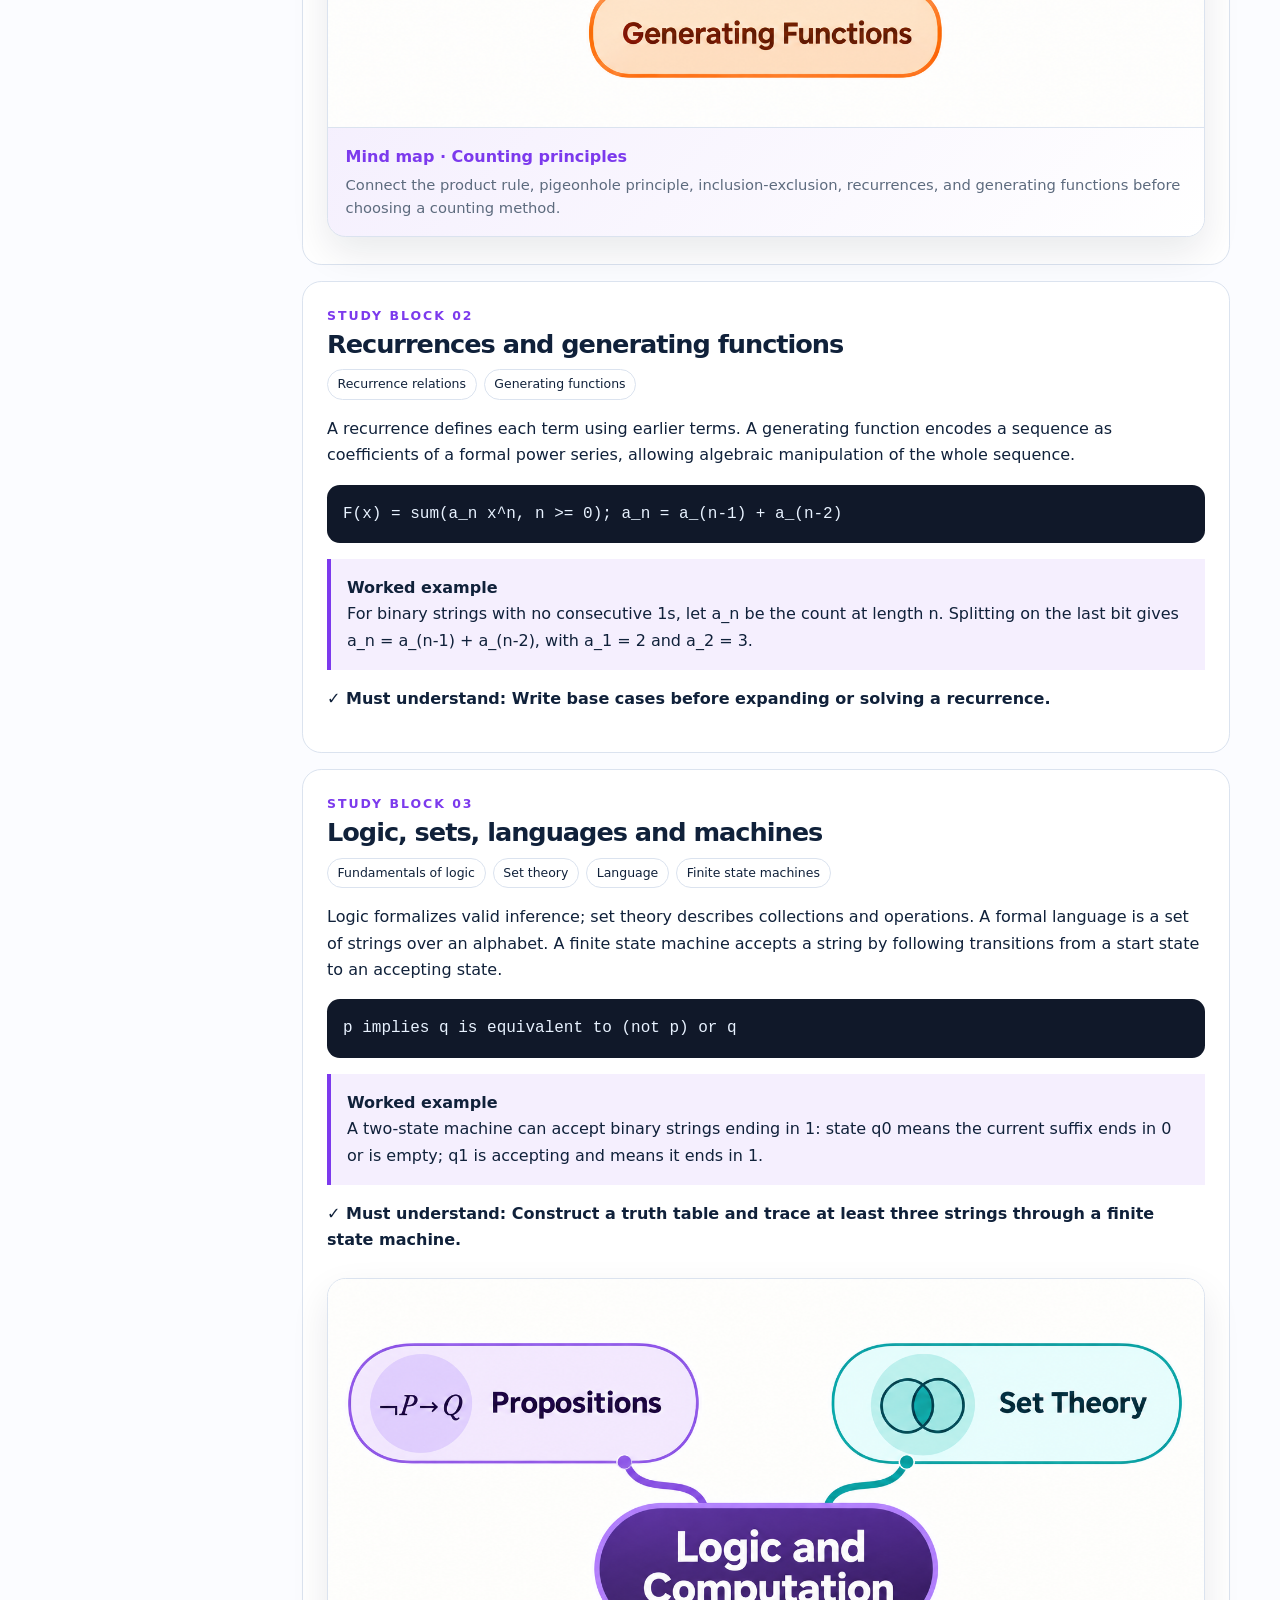
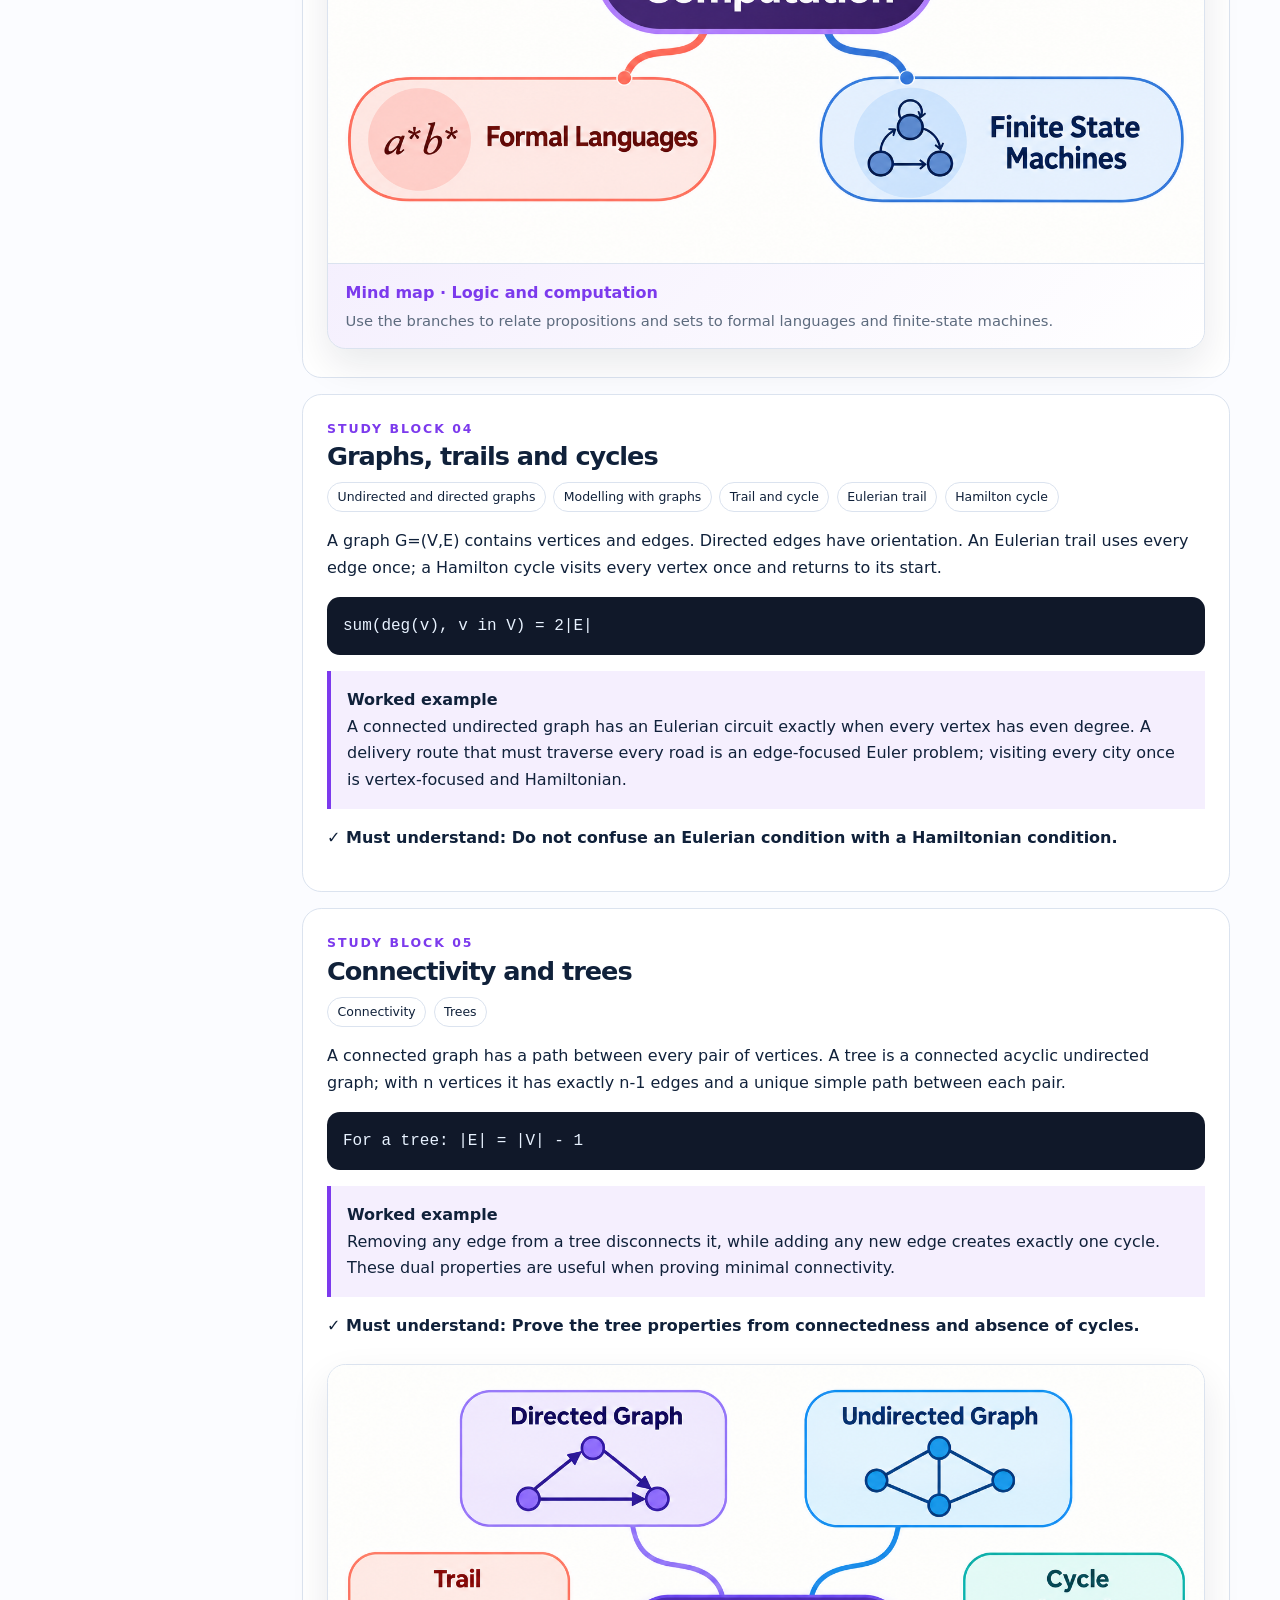
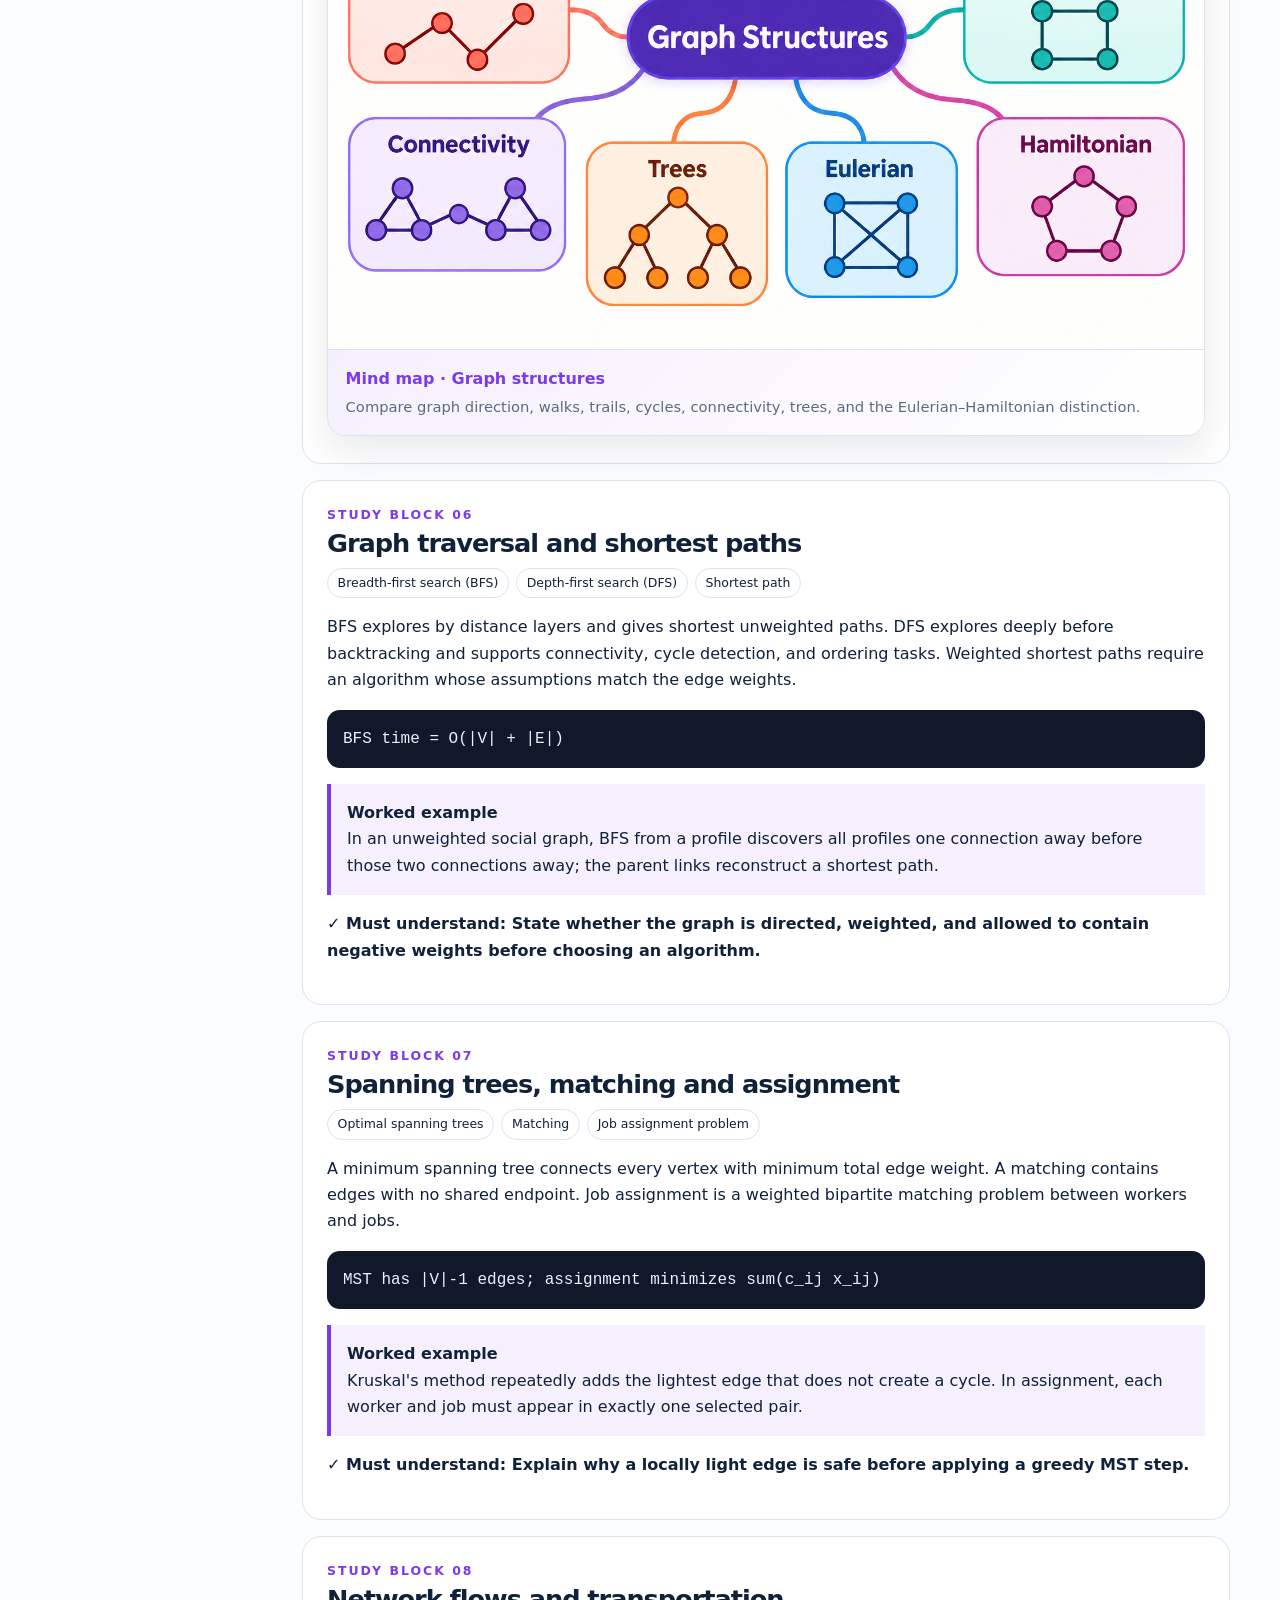
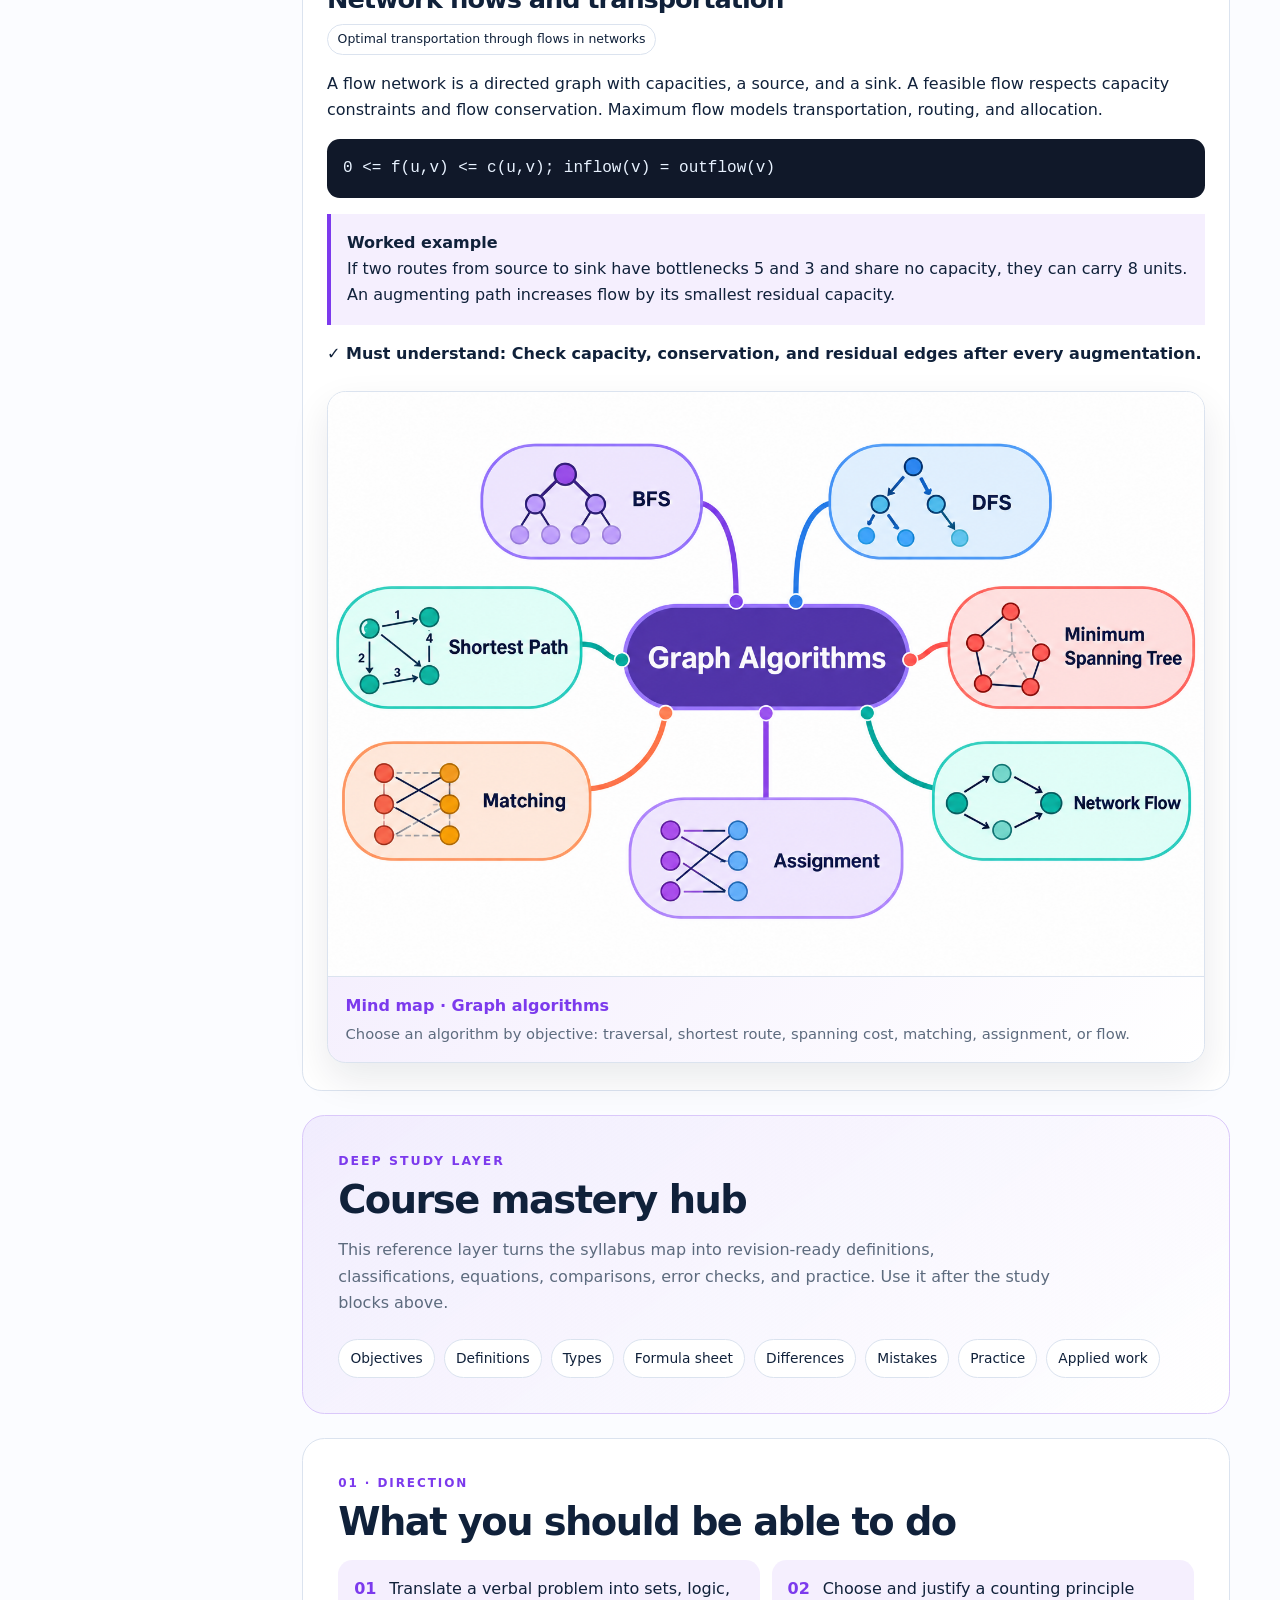
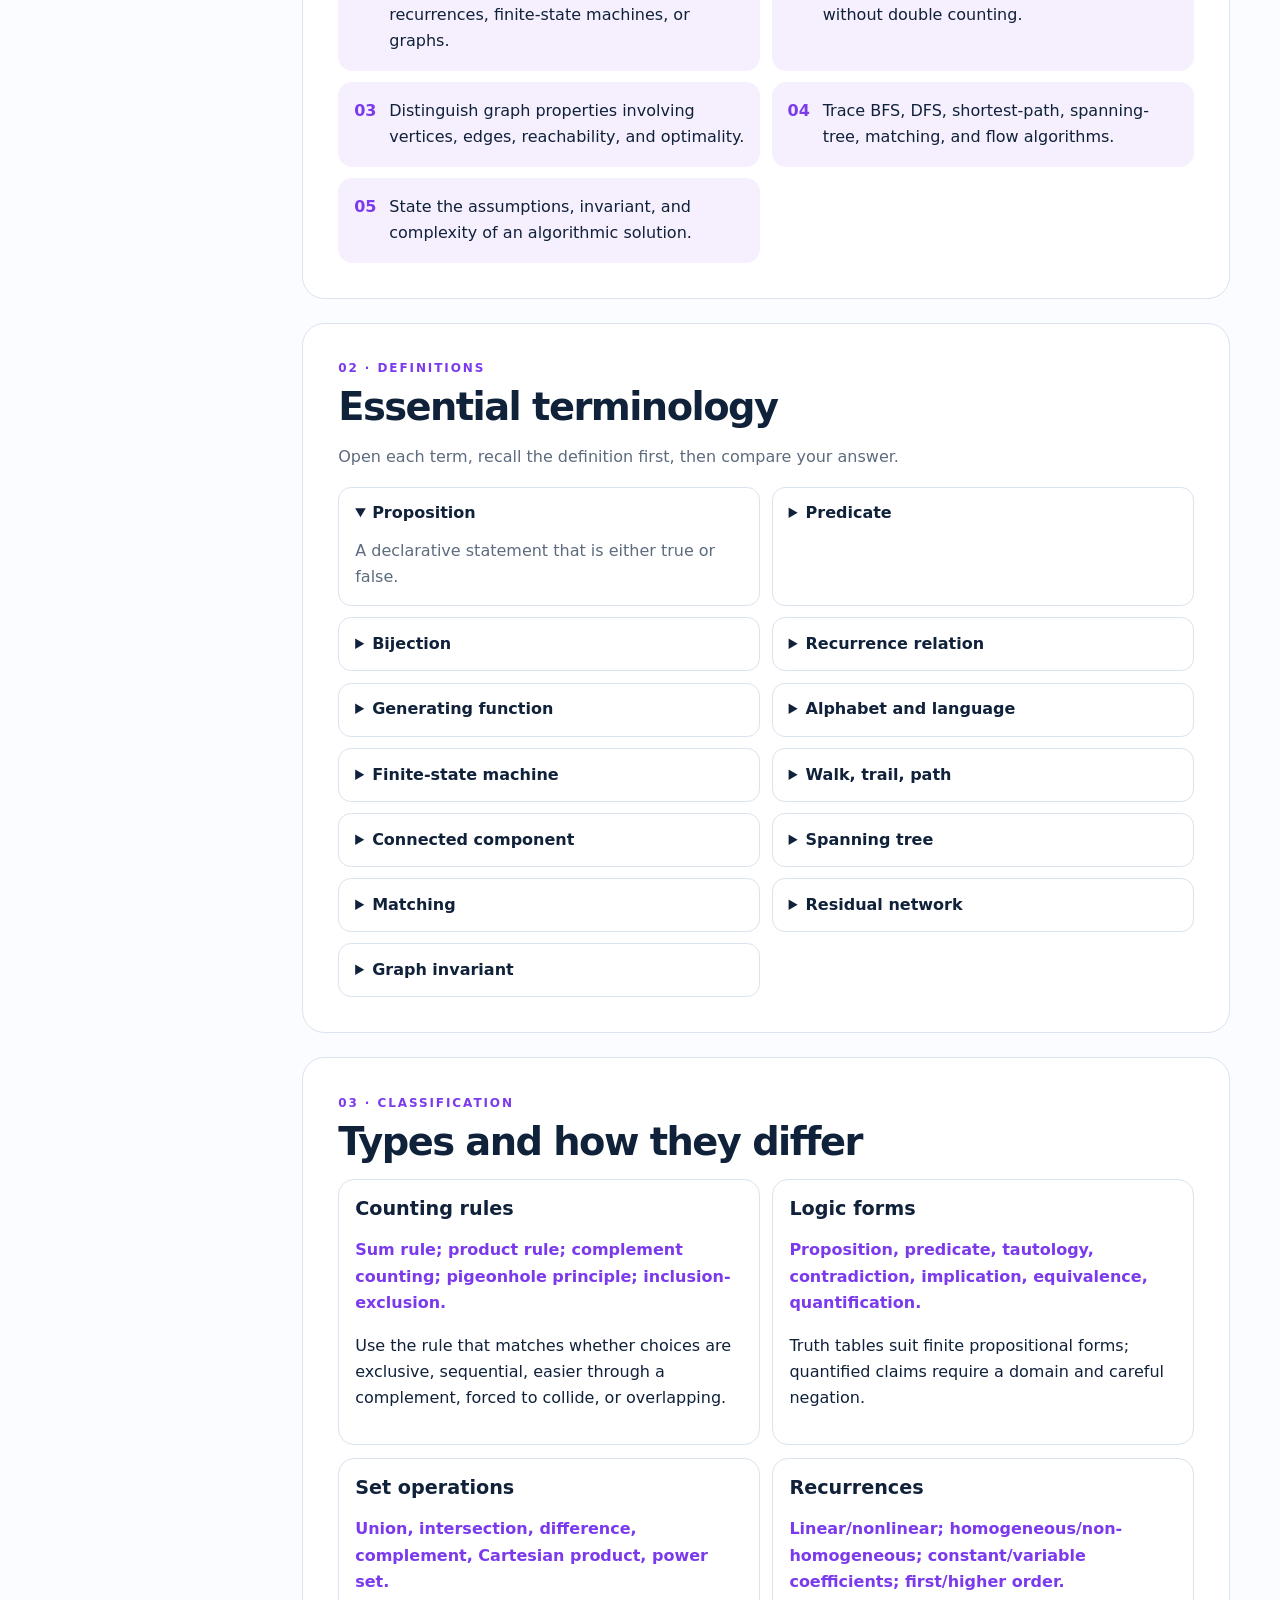
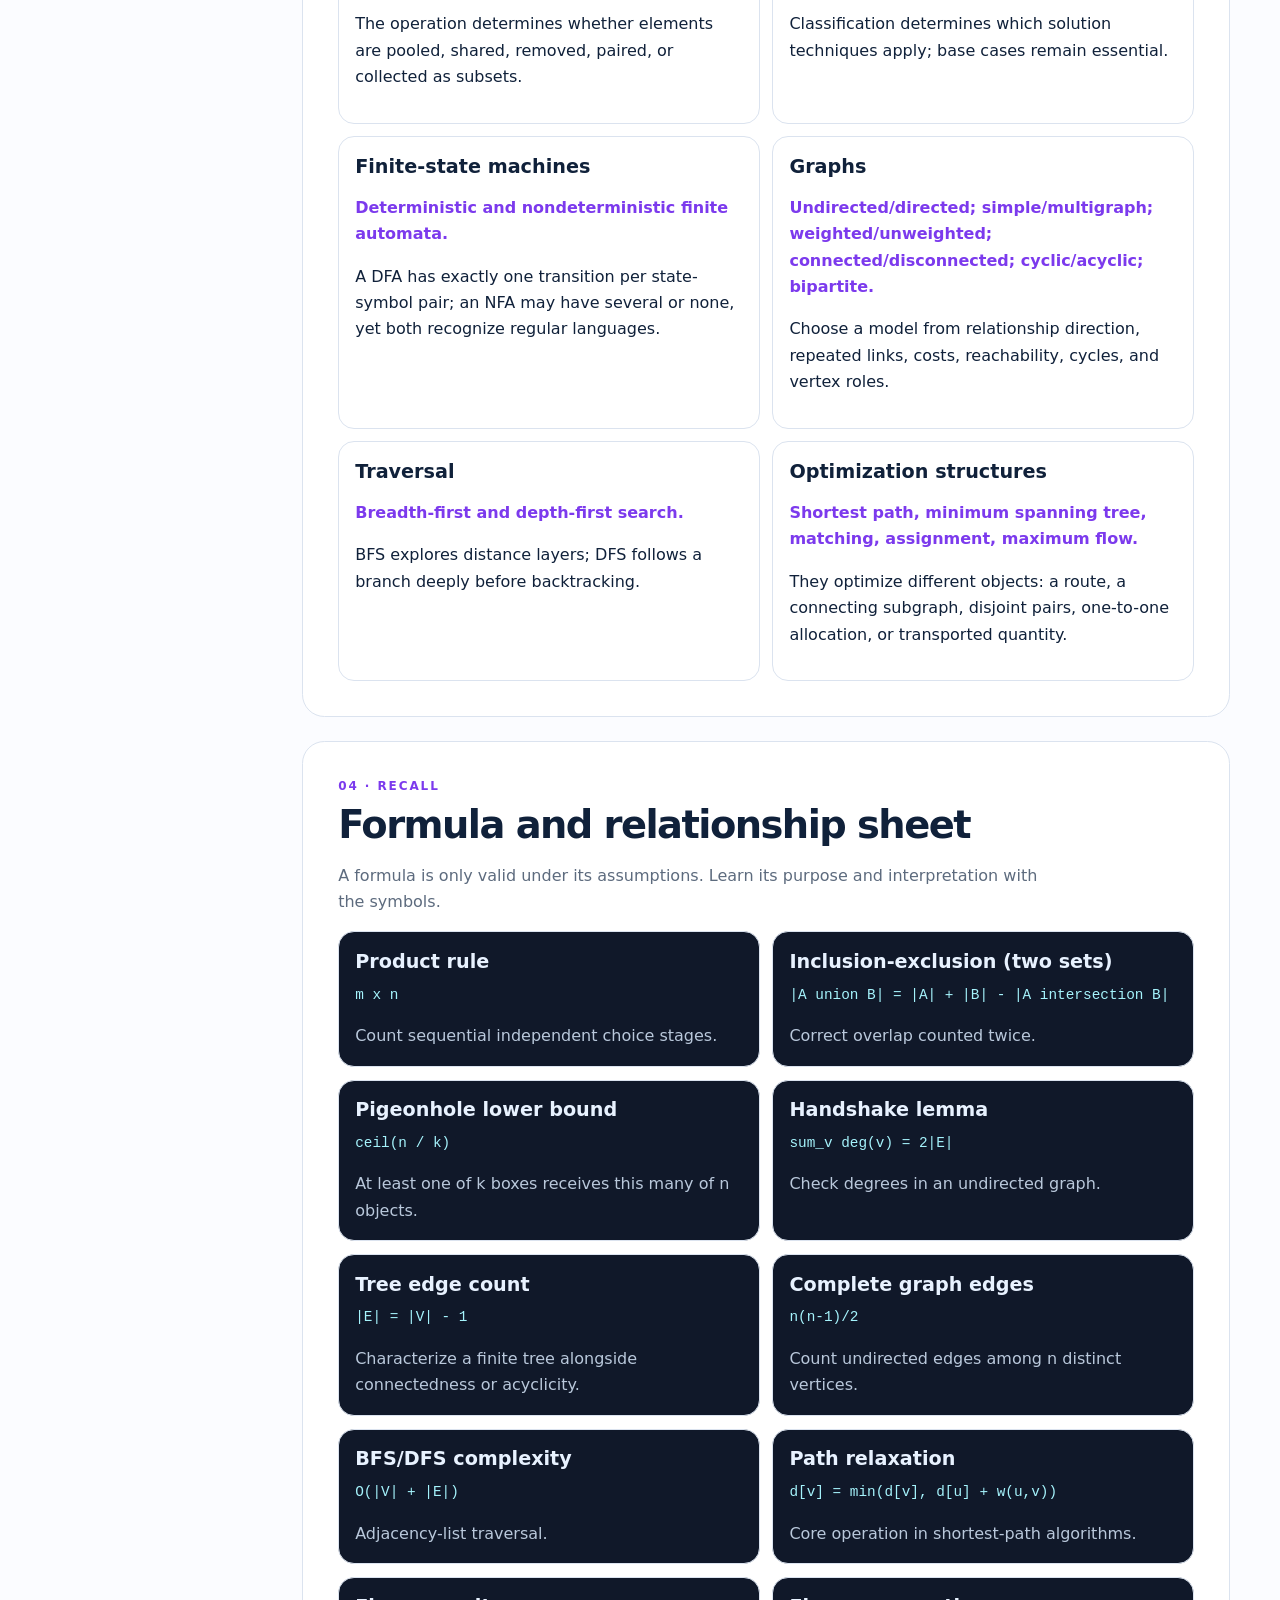
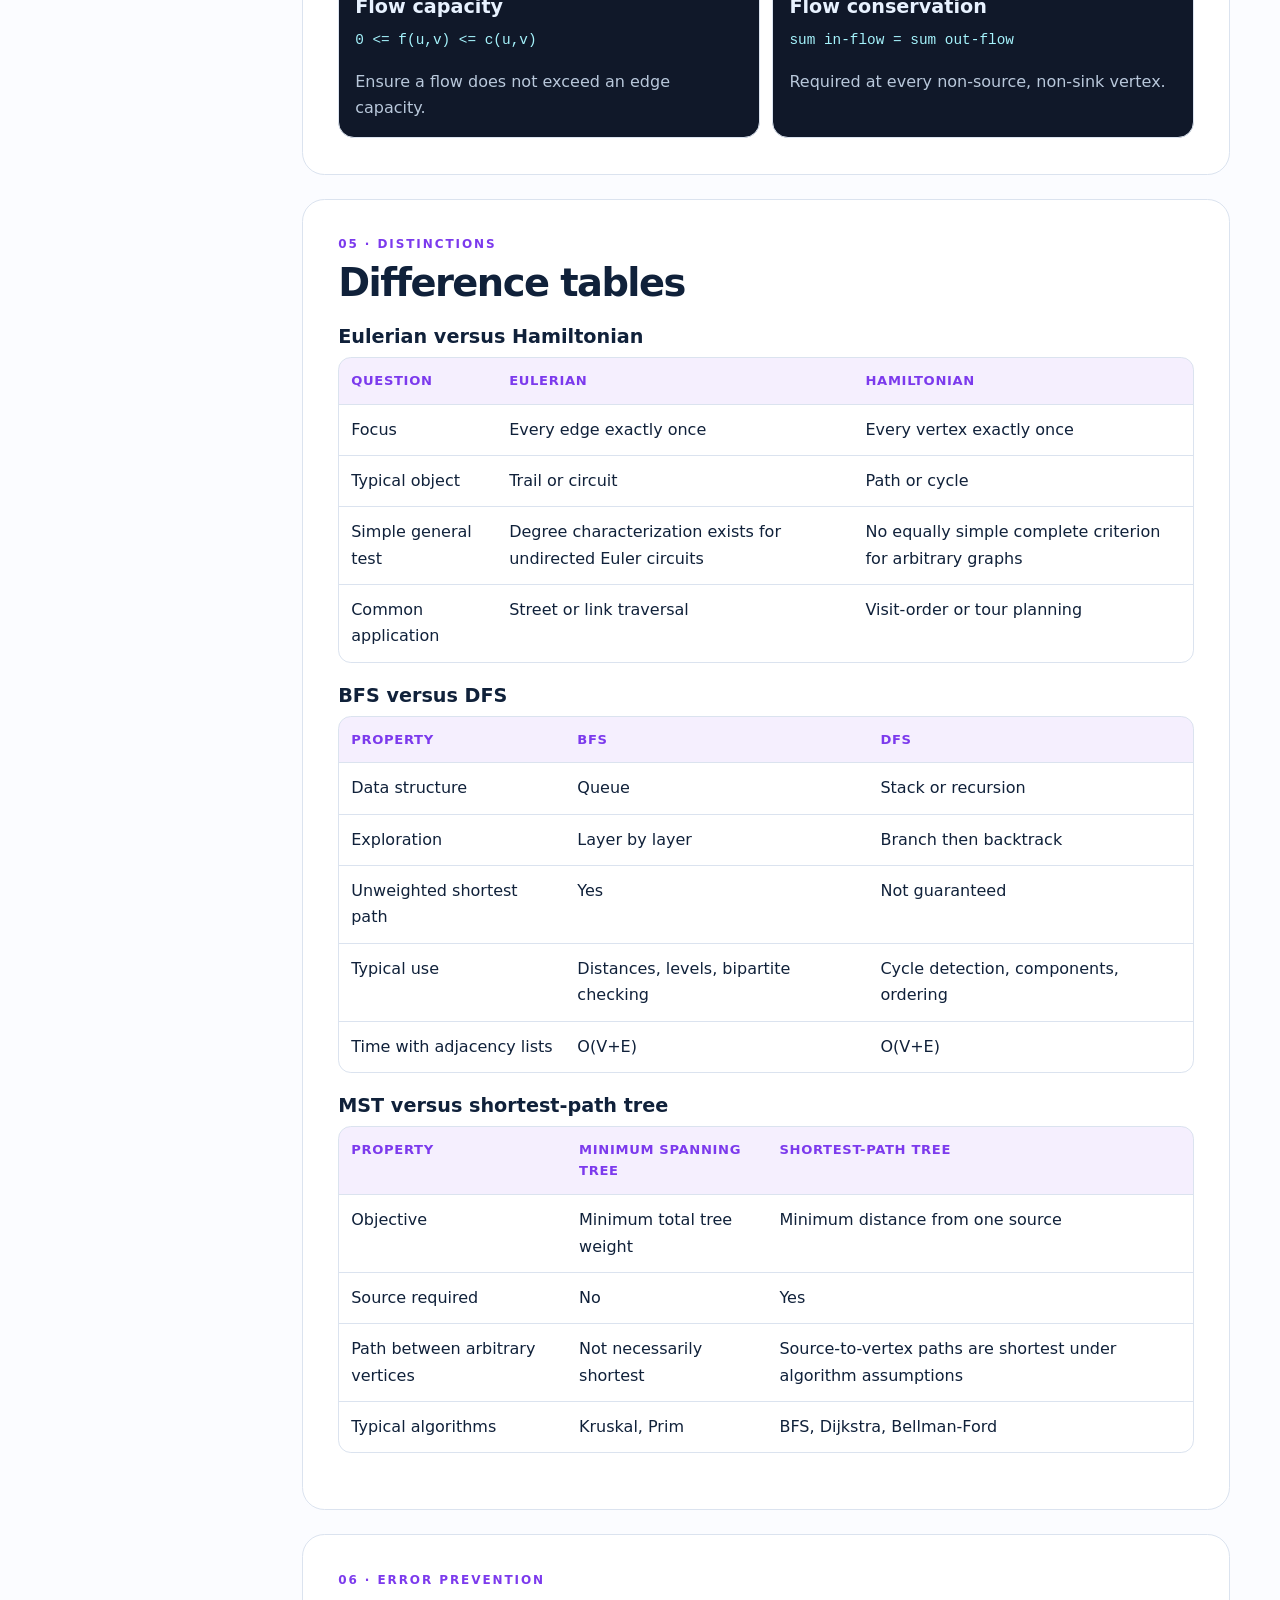
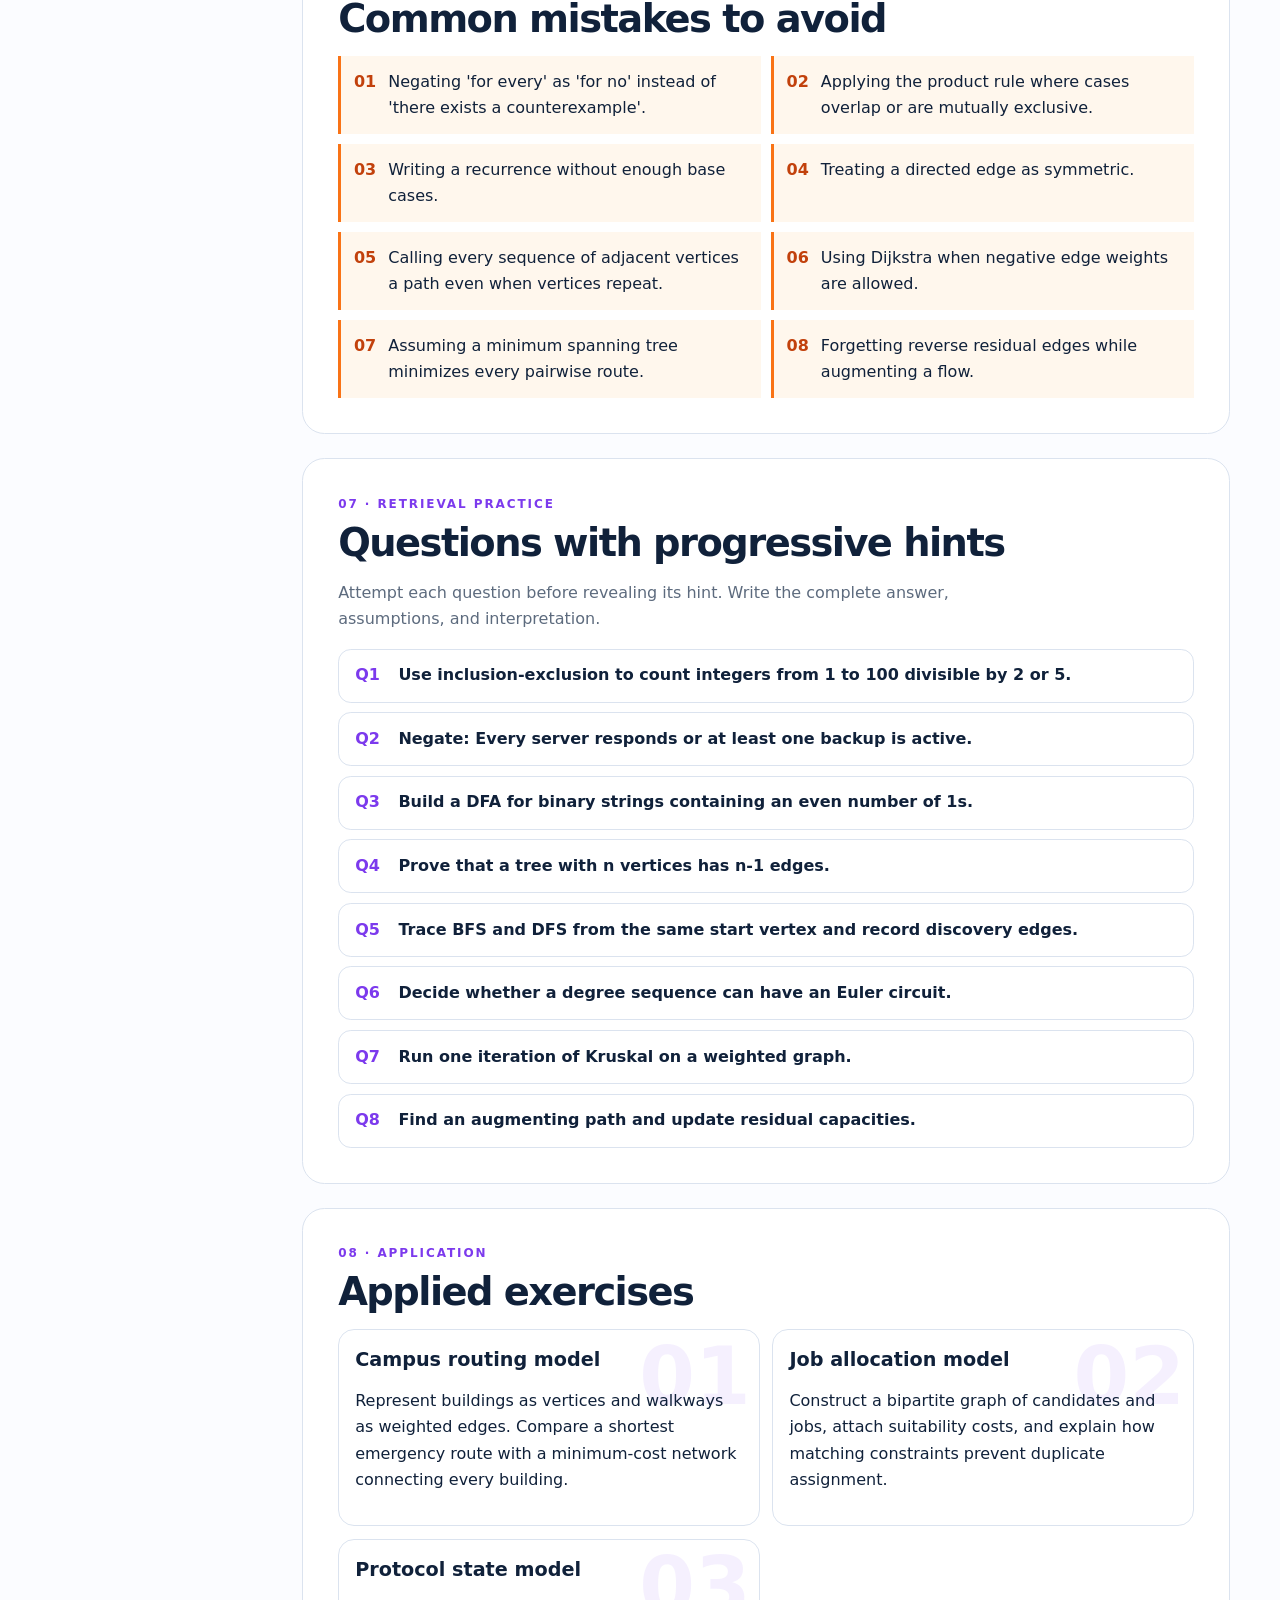
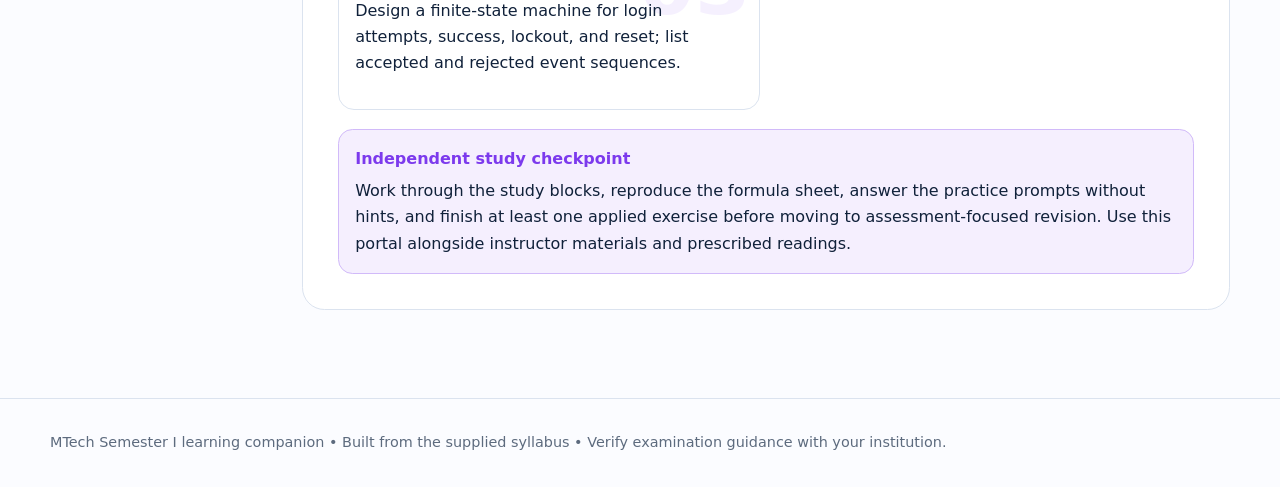
<file: discrete-mathematics-and-graph-theory/index.html>
<!doctype html><html lang="en"><head><meta charset="utf-8"><meta name="viewport" content="width=device-width,initial-scale=1"><meta name="description" content="MTech Semester I course guide"><title>Course guide</title><link rel="stylesheet" href="../assets/styles.css"><link rel="stylesheet" href="../assets/mastery.css"></head><body data-page="course" data-depth="../" data-course="discrete-mathematics-and-graph-theory"><a class="skip" href="#main">Skip to content</a><div id="nav"></div><main id="main"><section class="course-hero shell" id="courseHero"></section><div class="content-layout shell"><aside class="toc" id="toc" aria-label="Course contents"></aside><article id="modules"></article></div></main><div id="foot"></div><script src="../assets/app.js?v=20261027-4"></script></body></html>
</file>
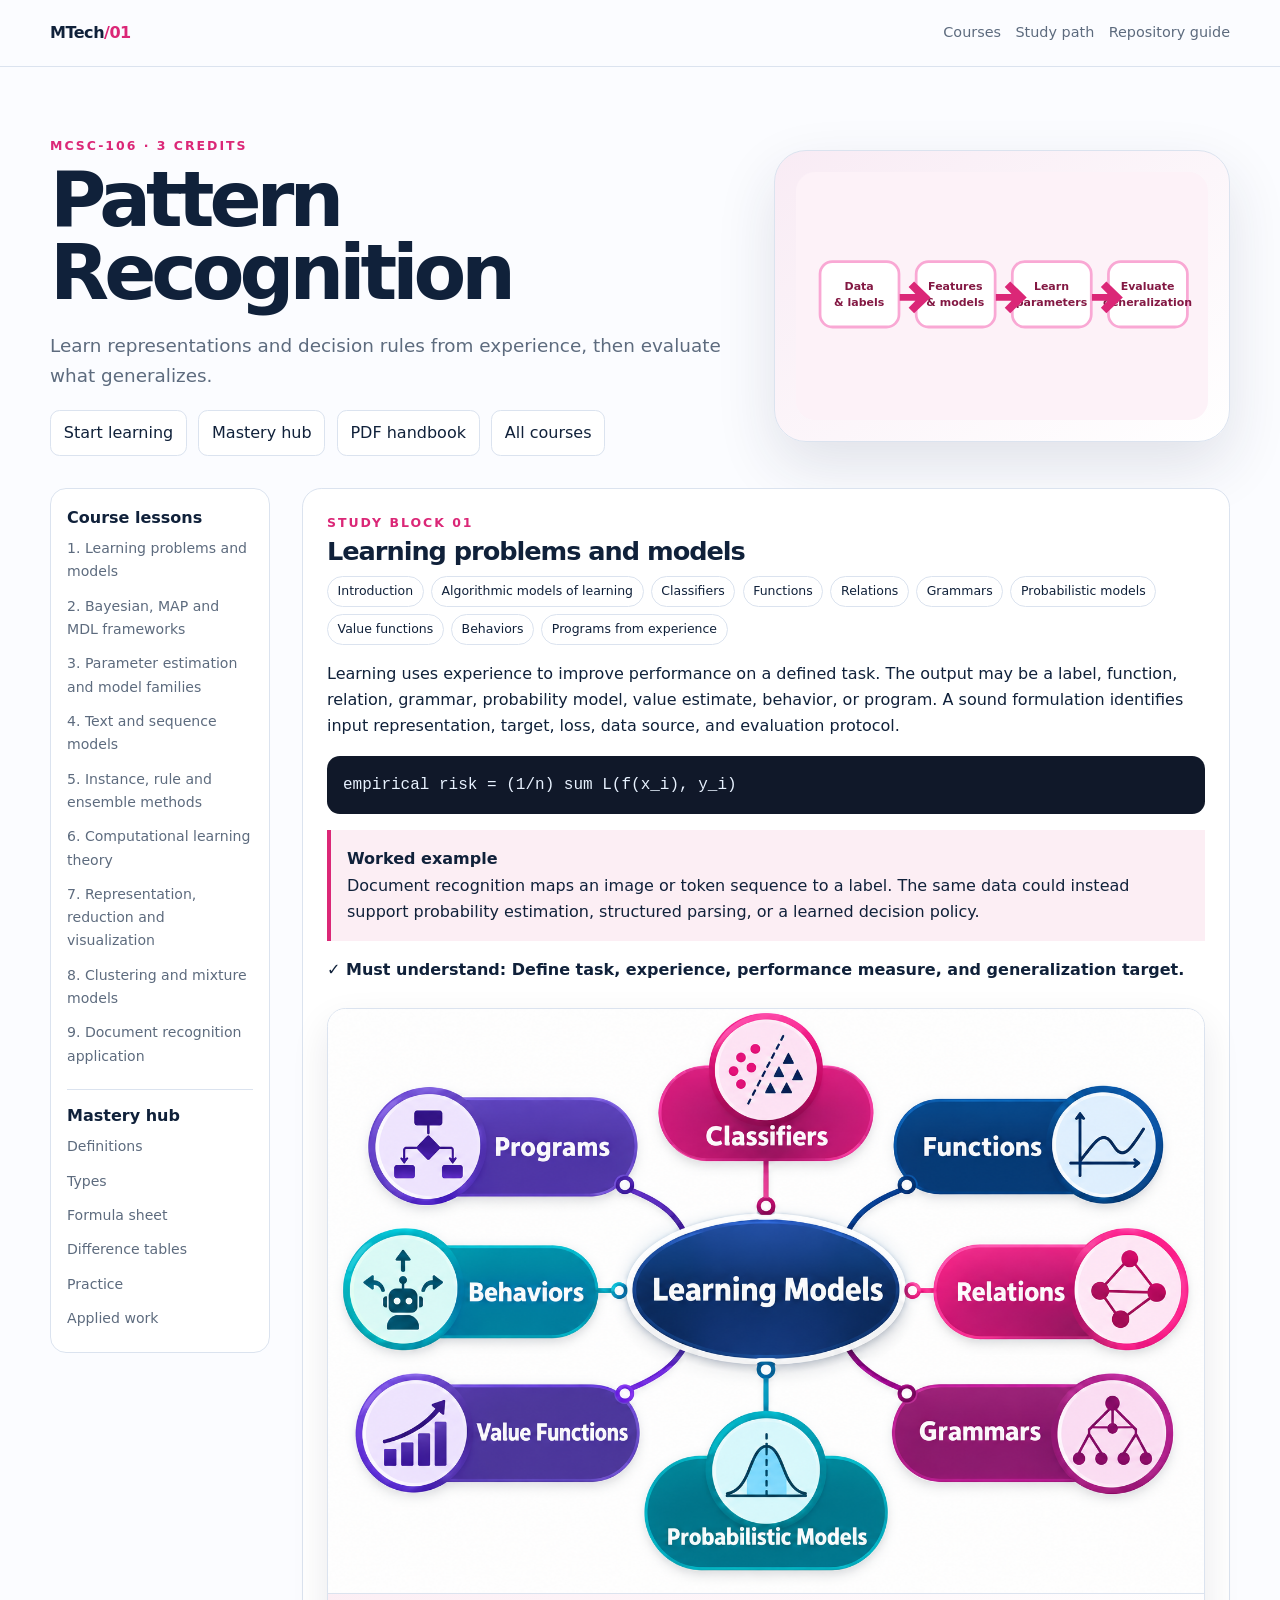
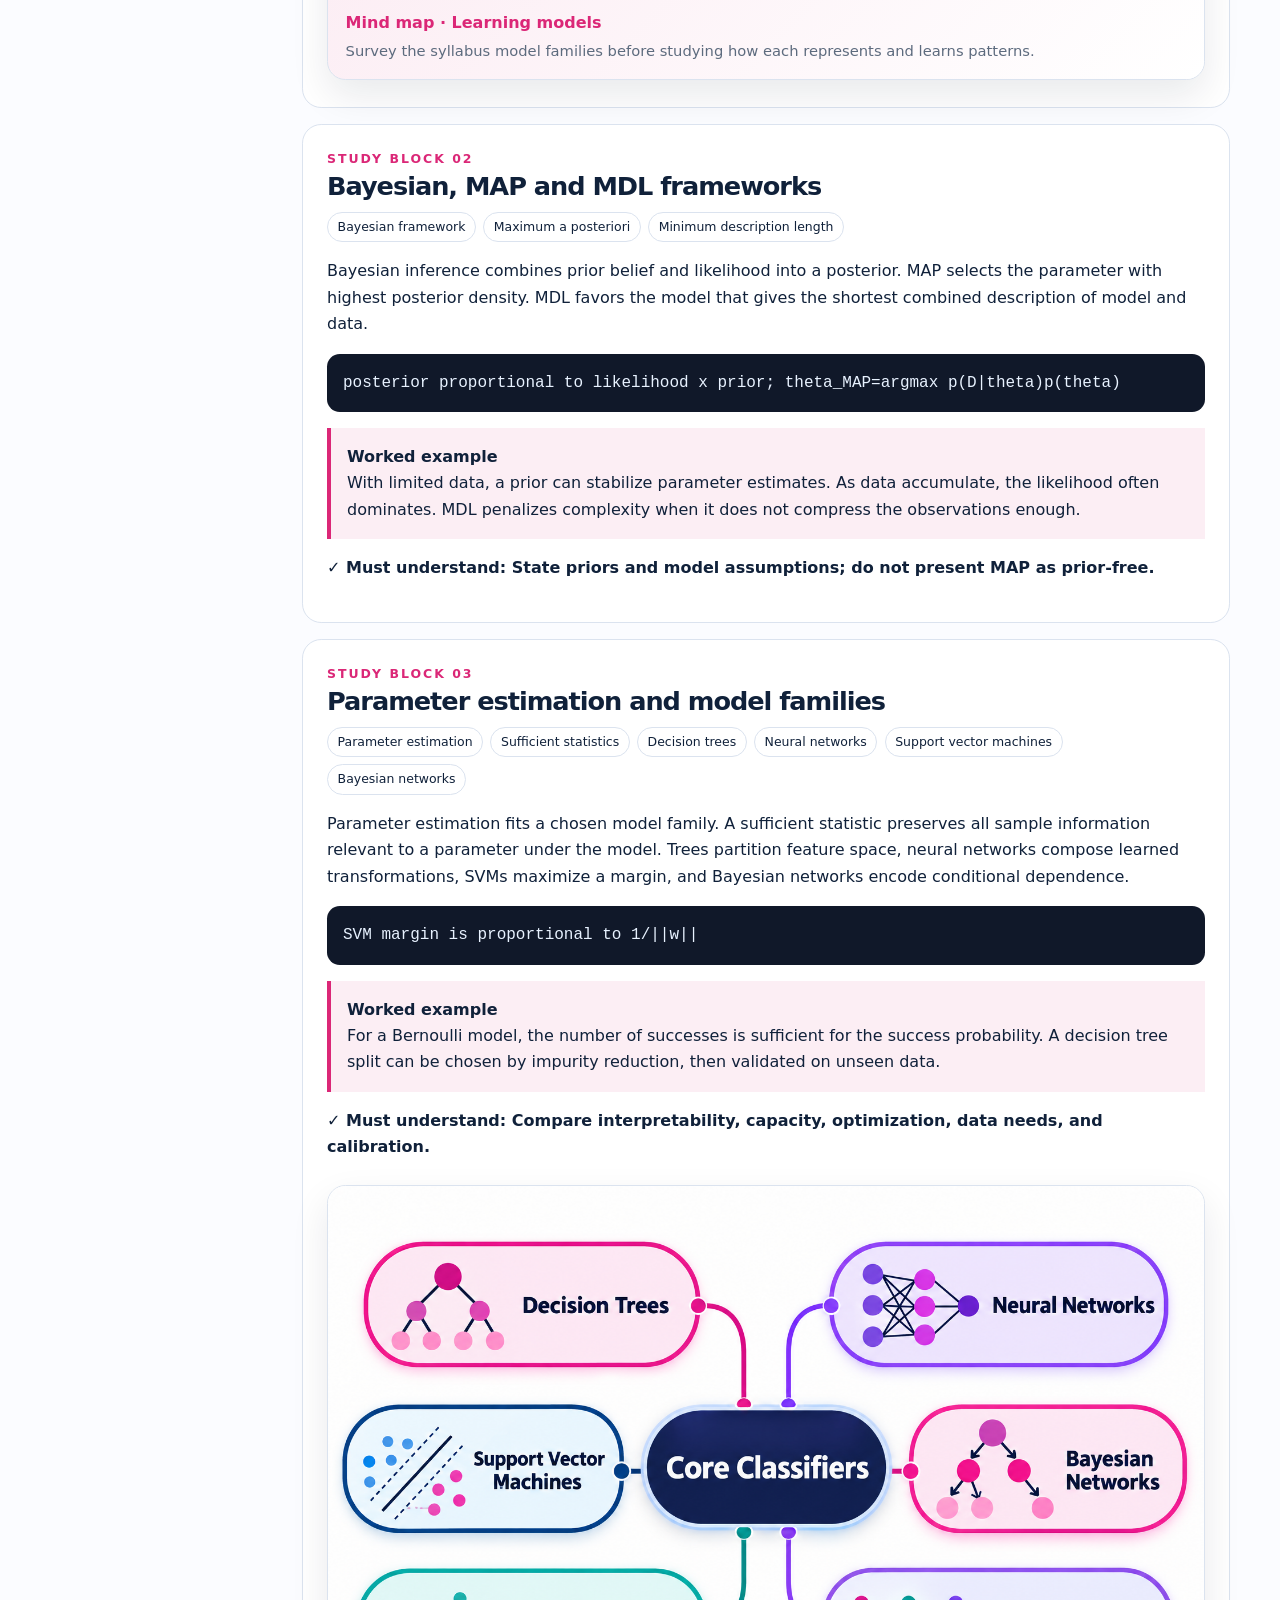
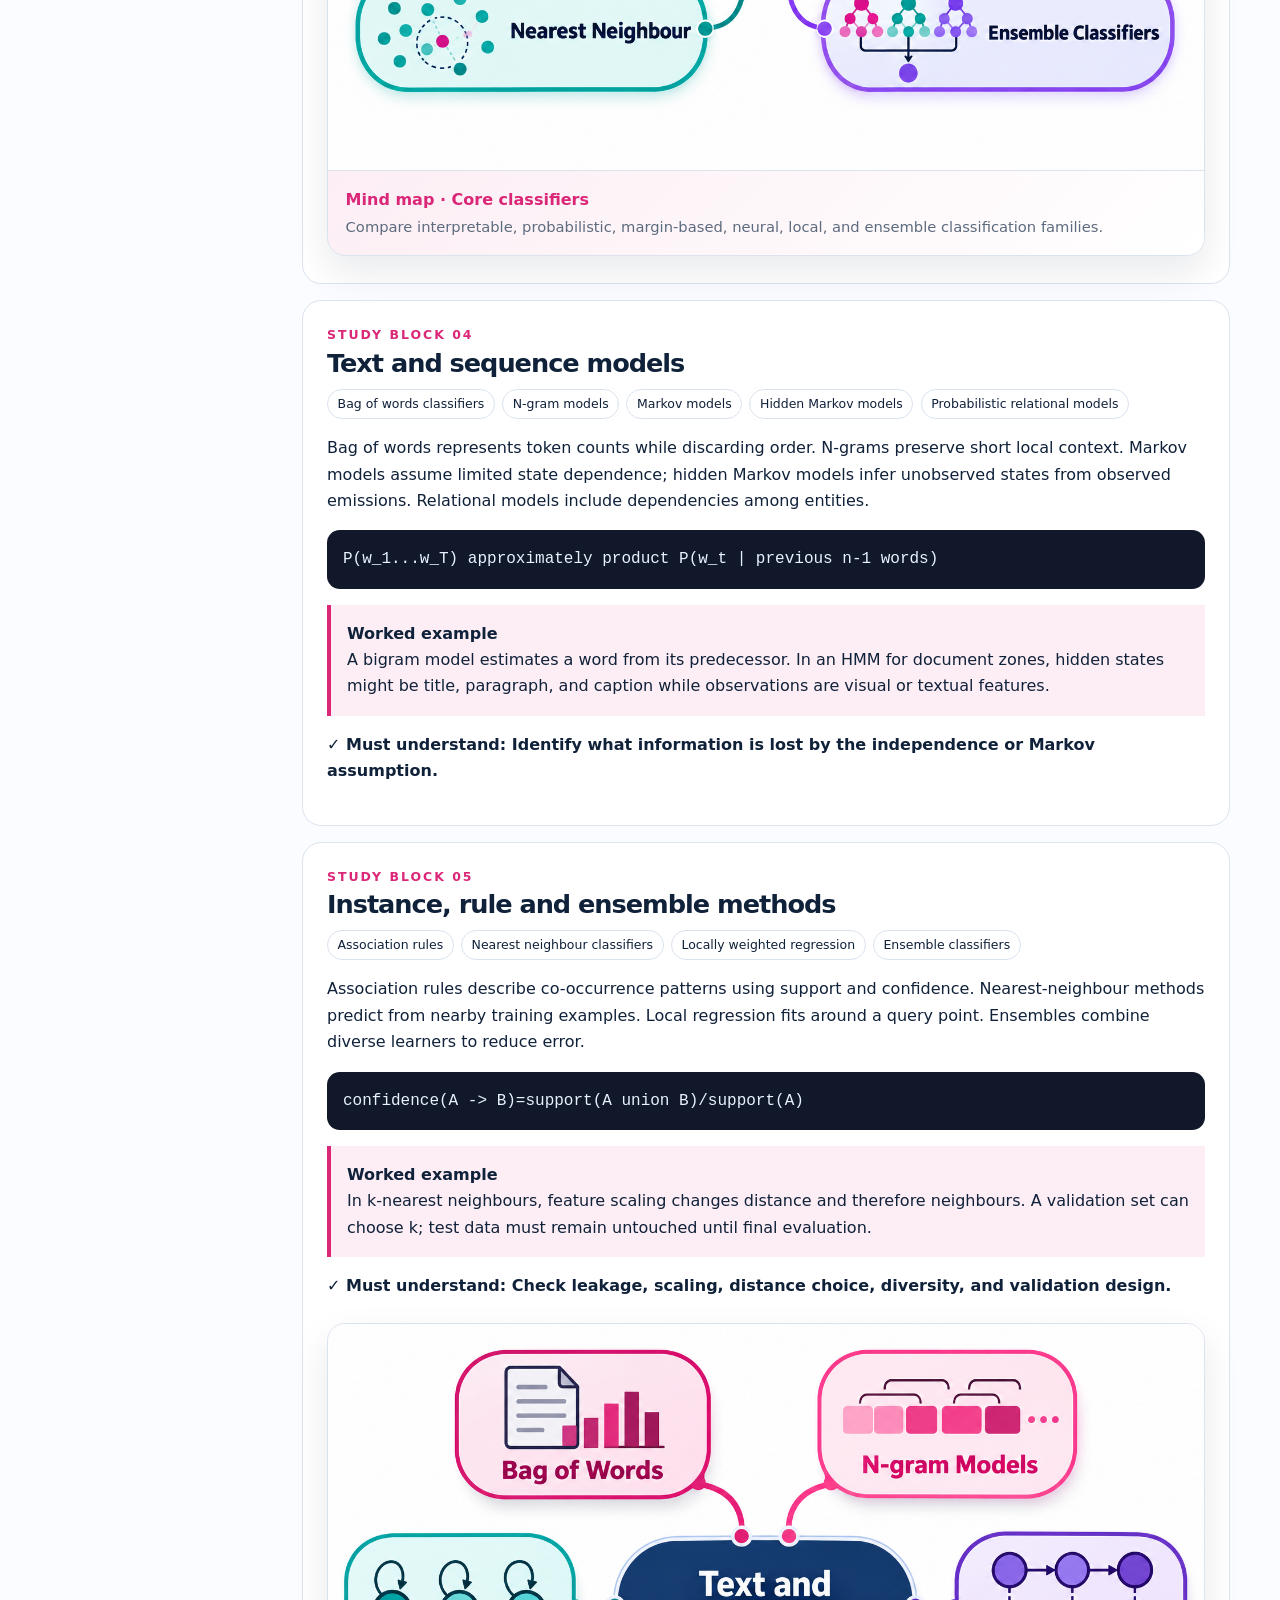
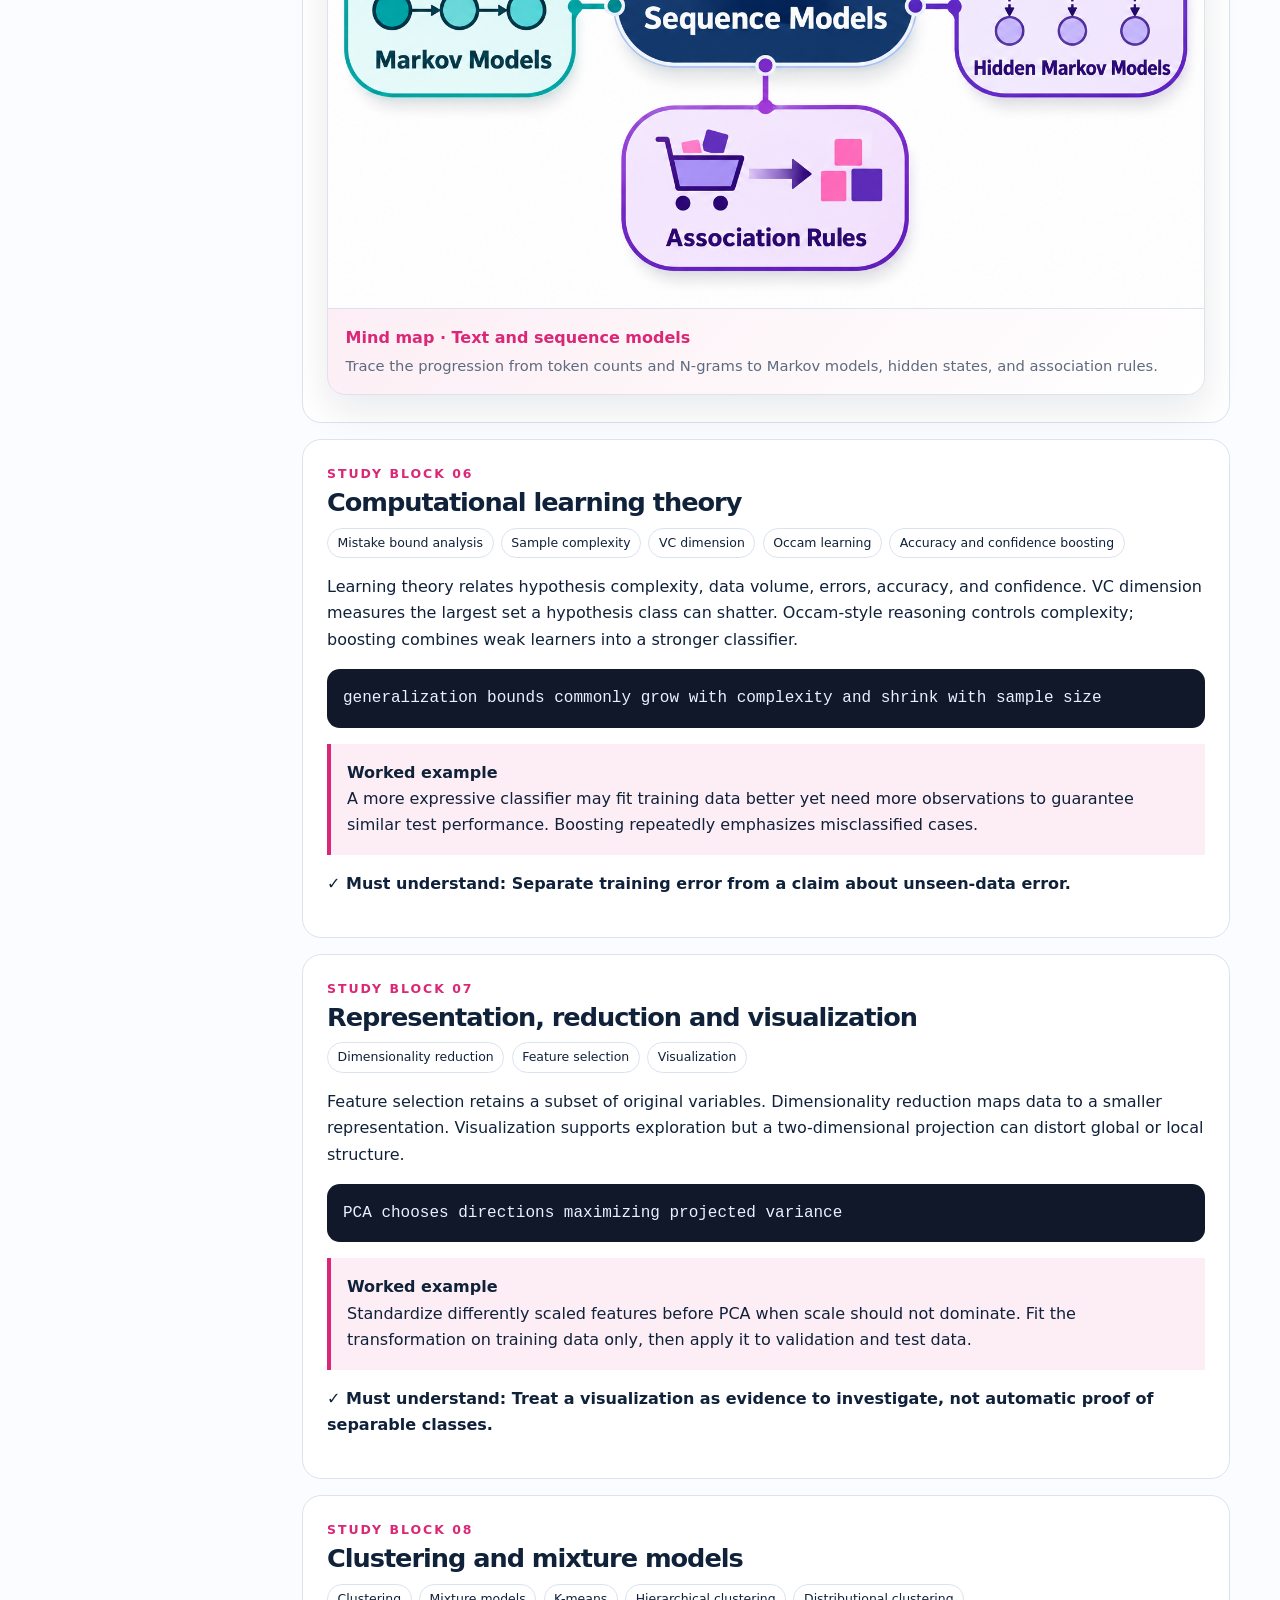
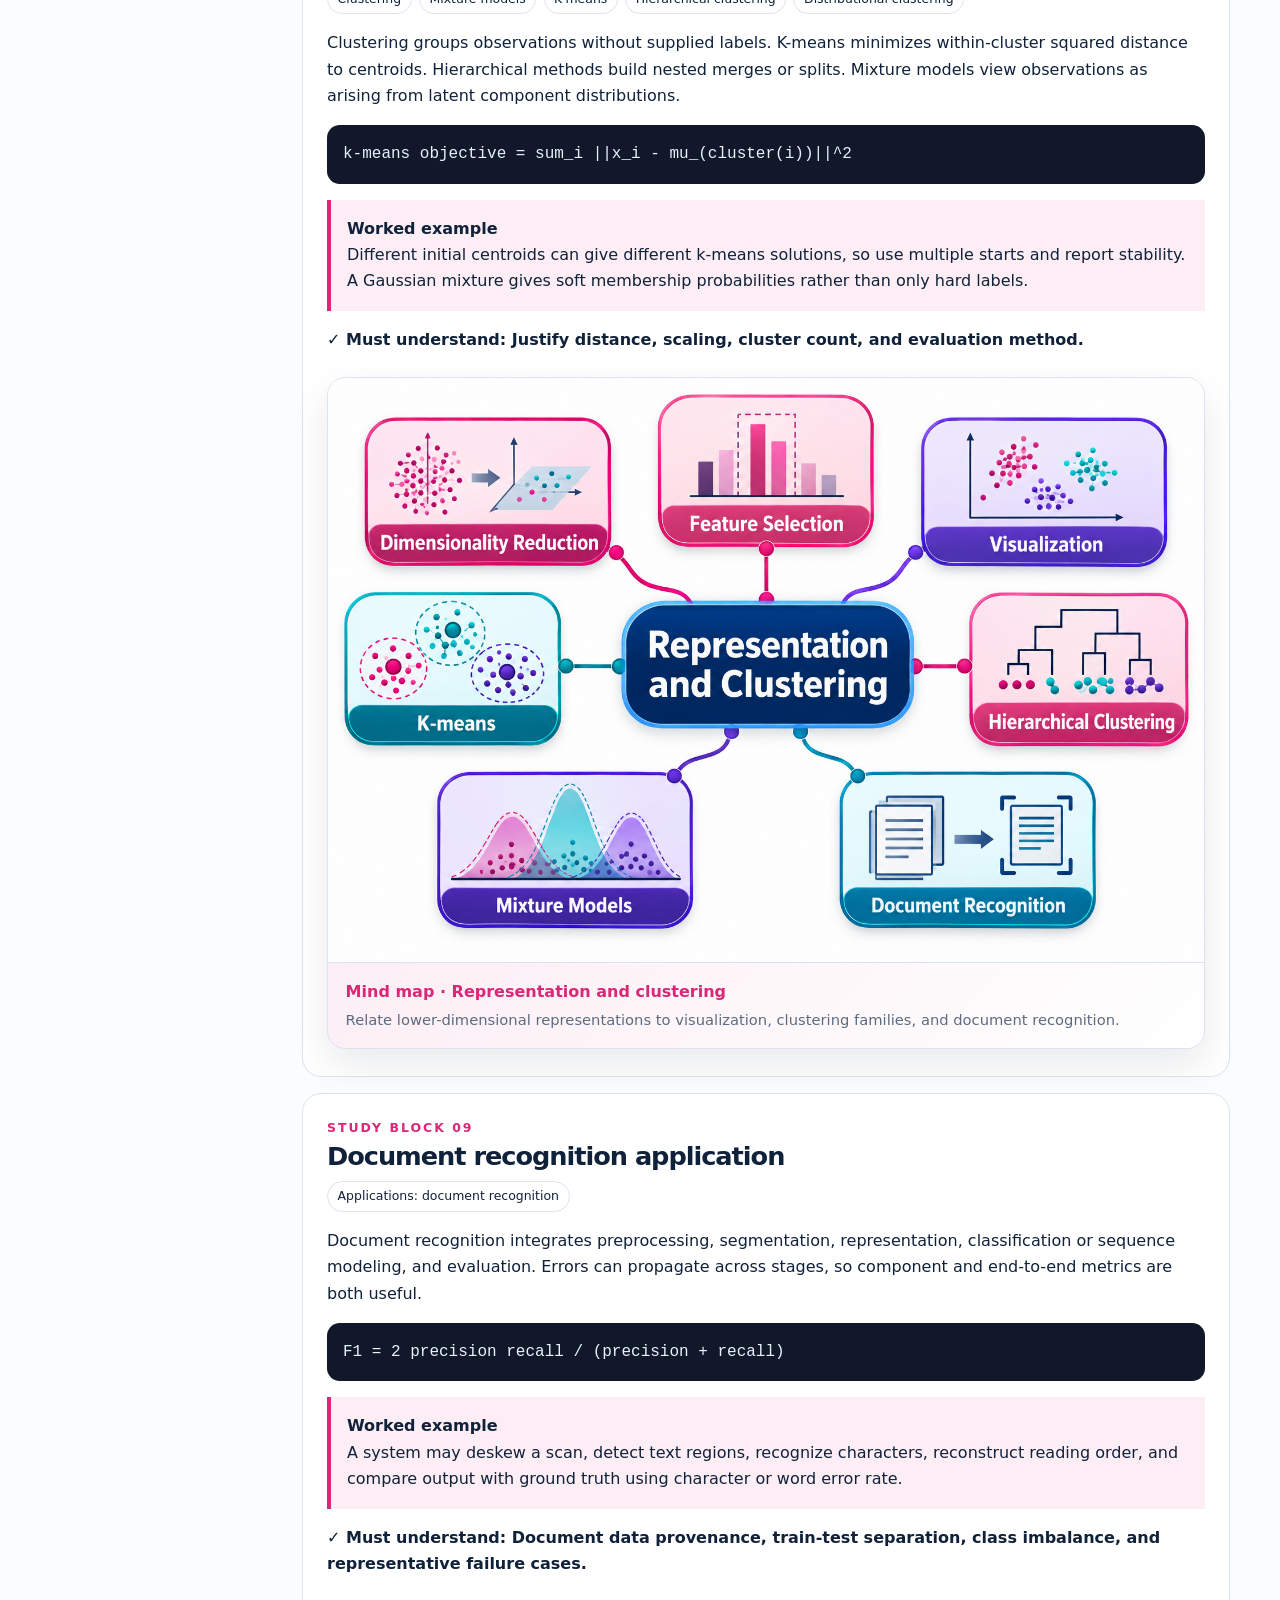
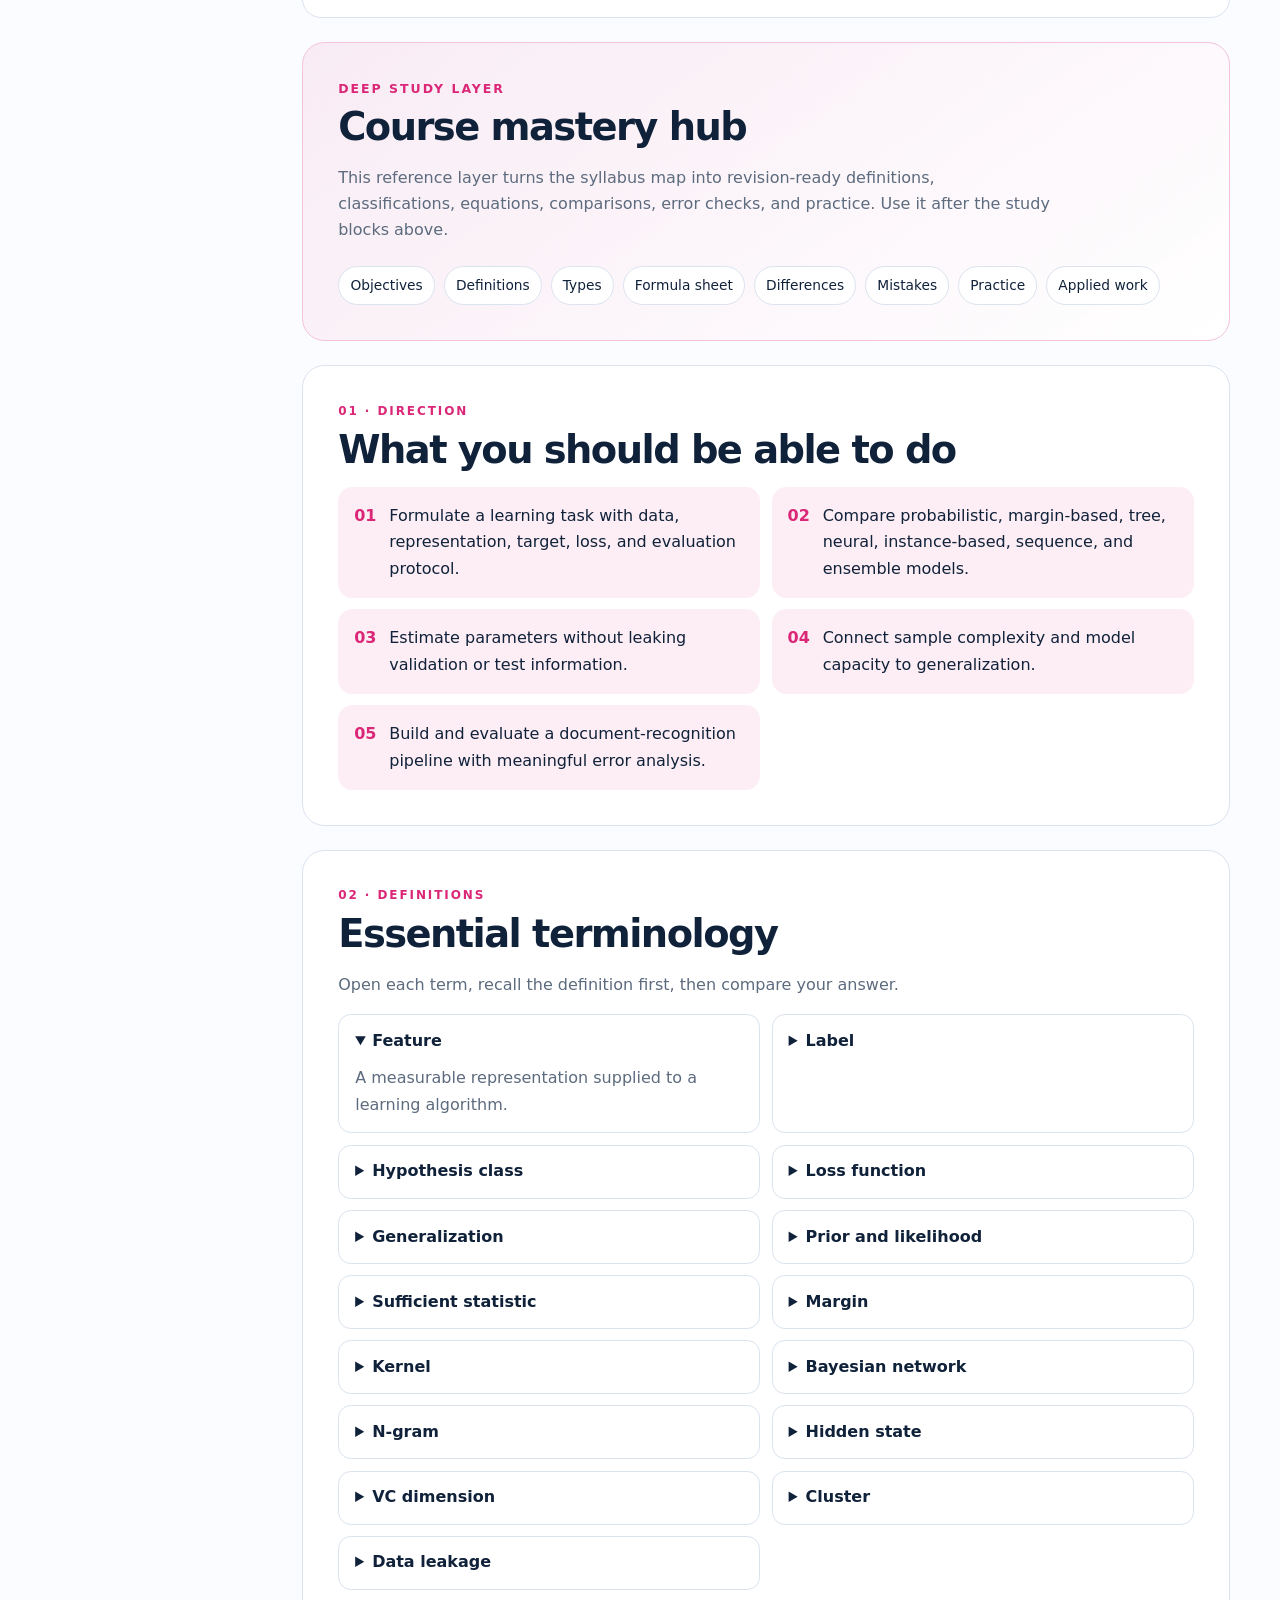
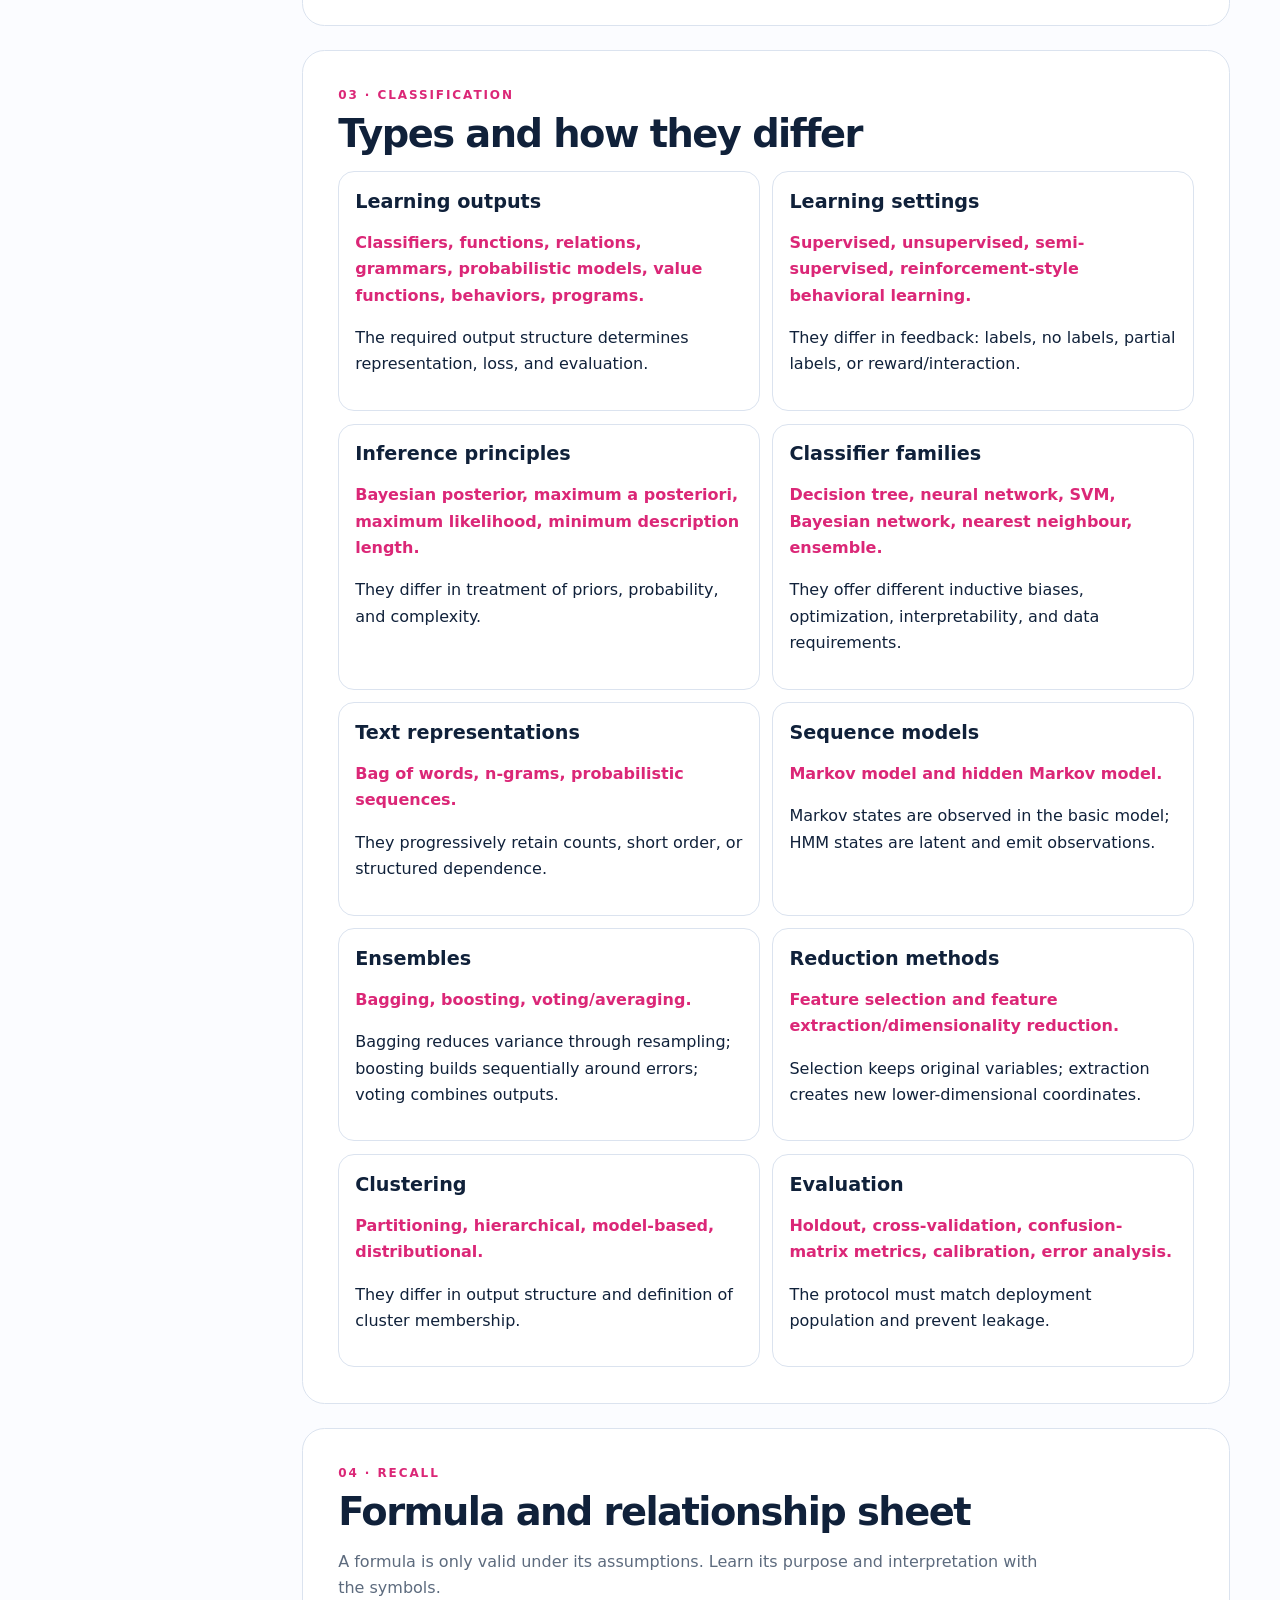
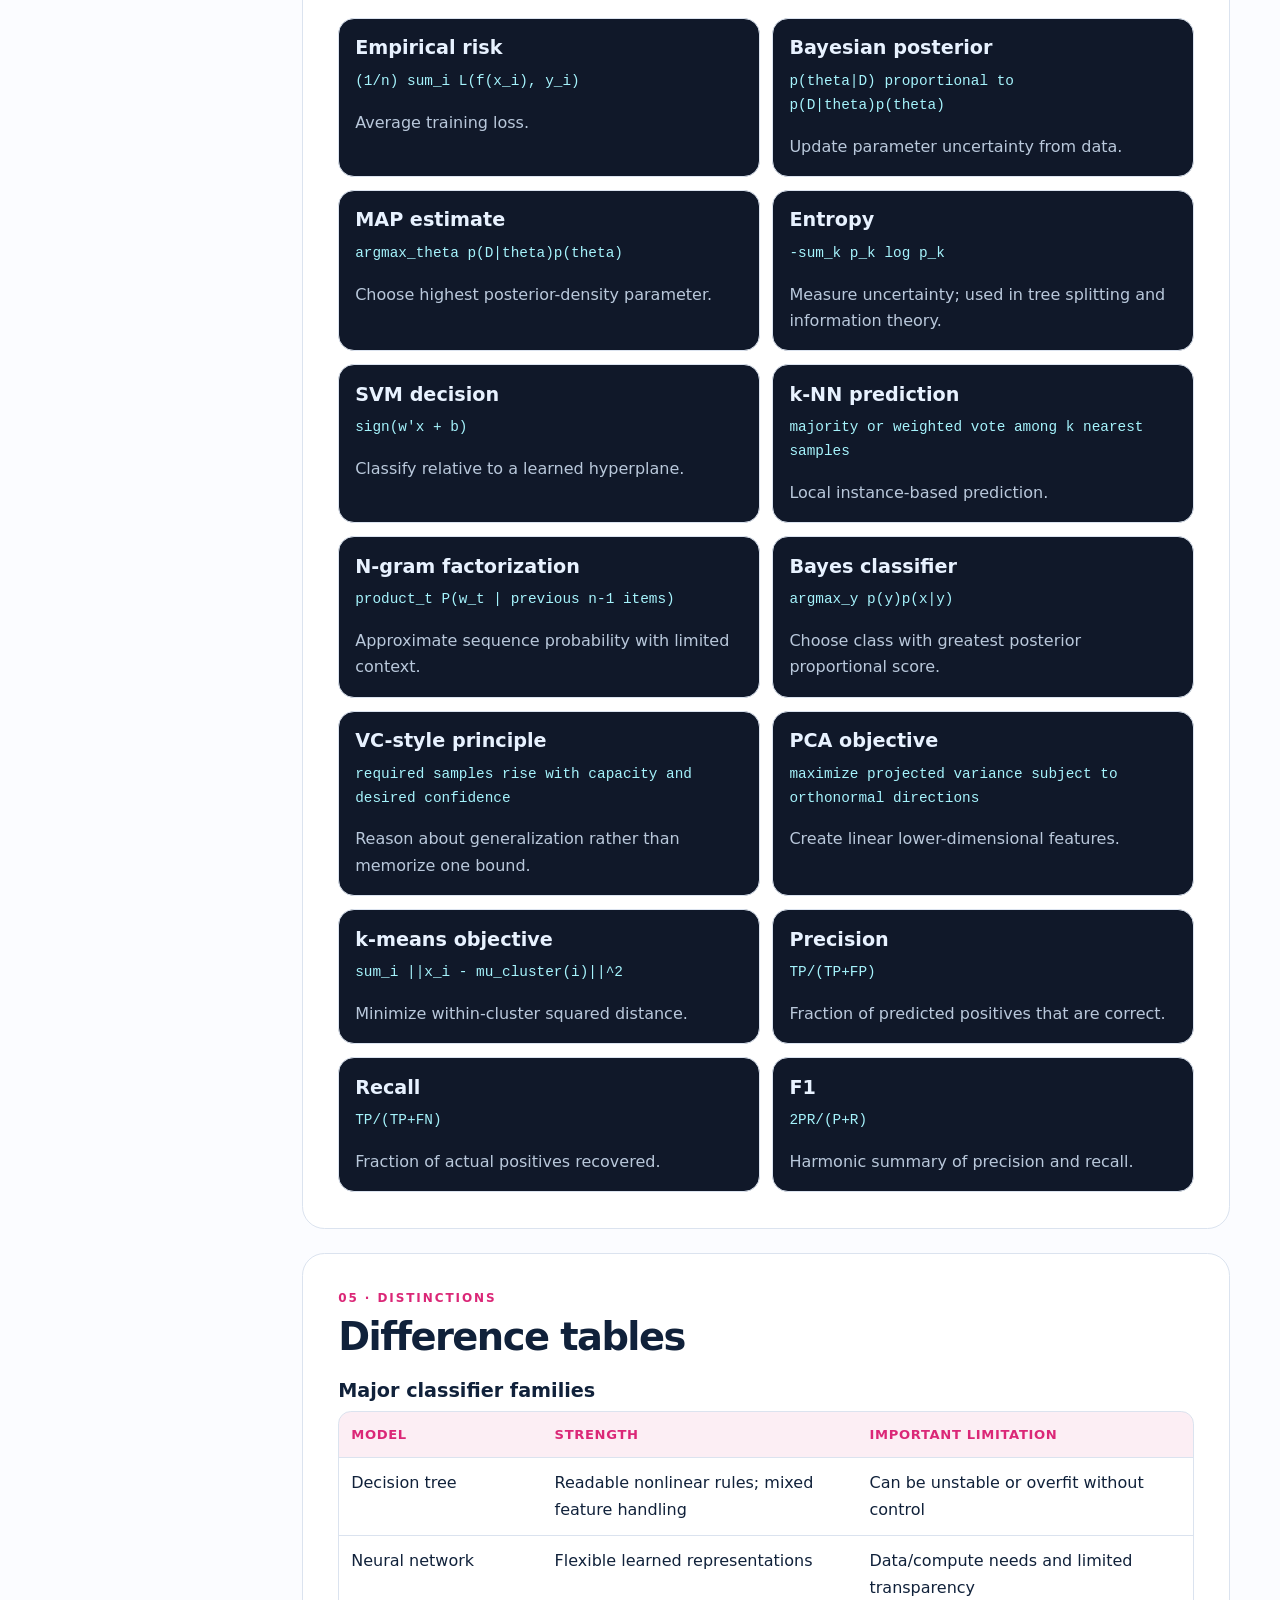
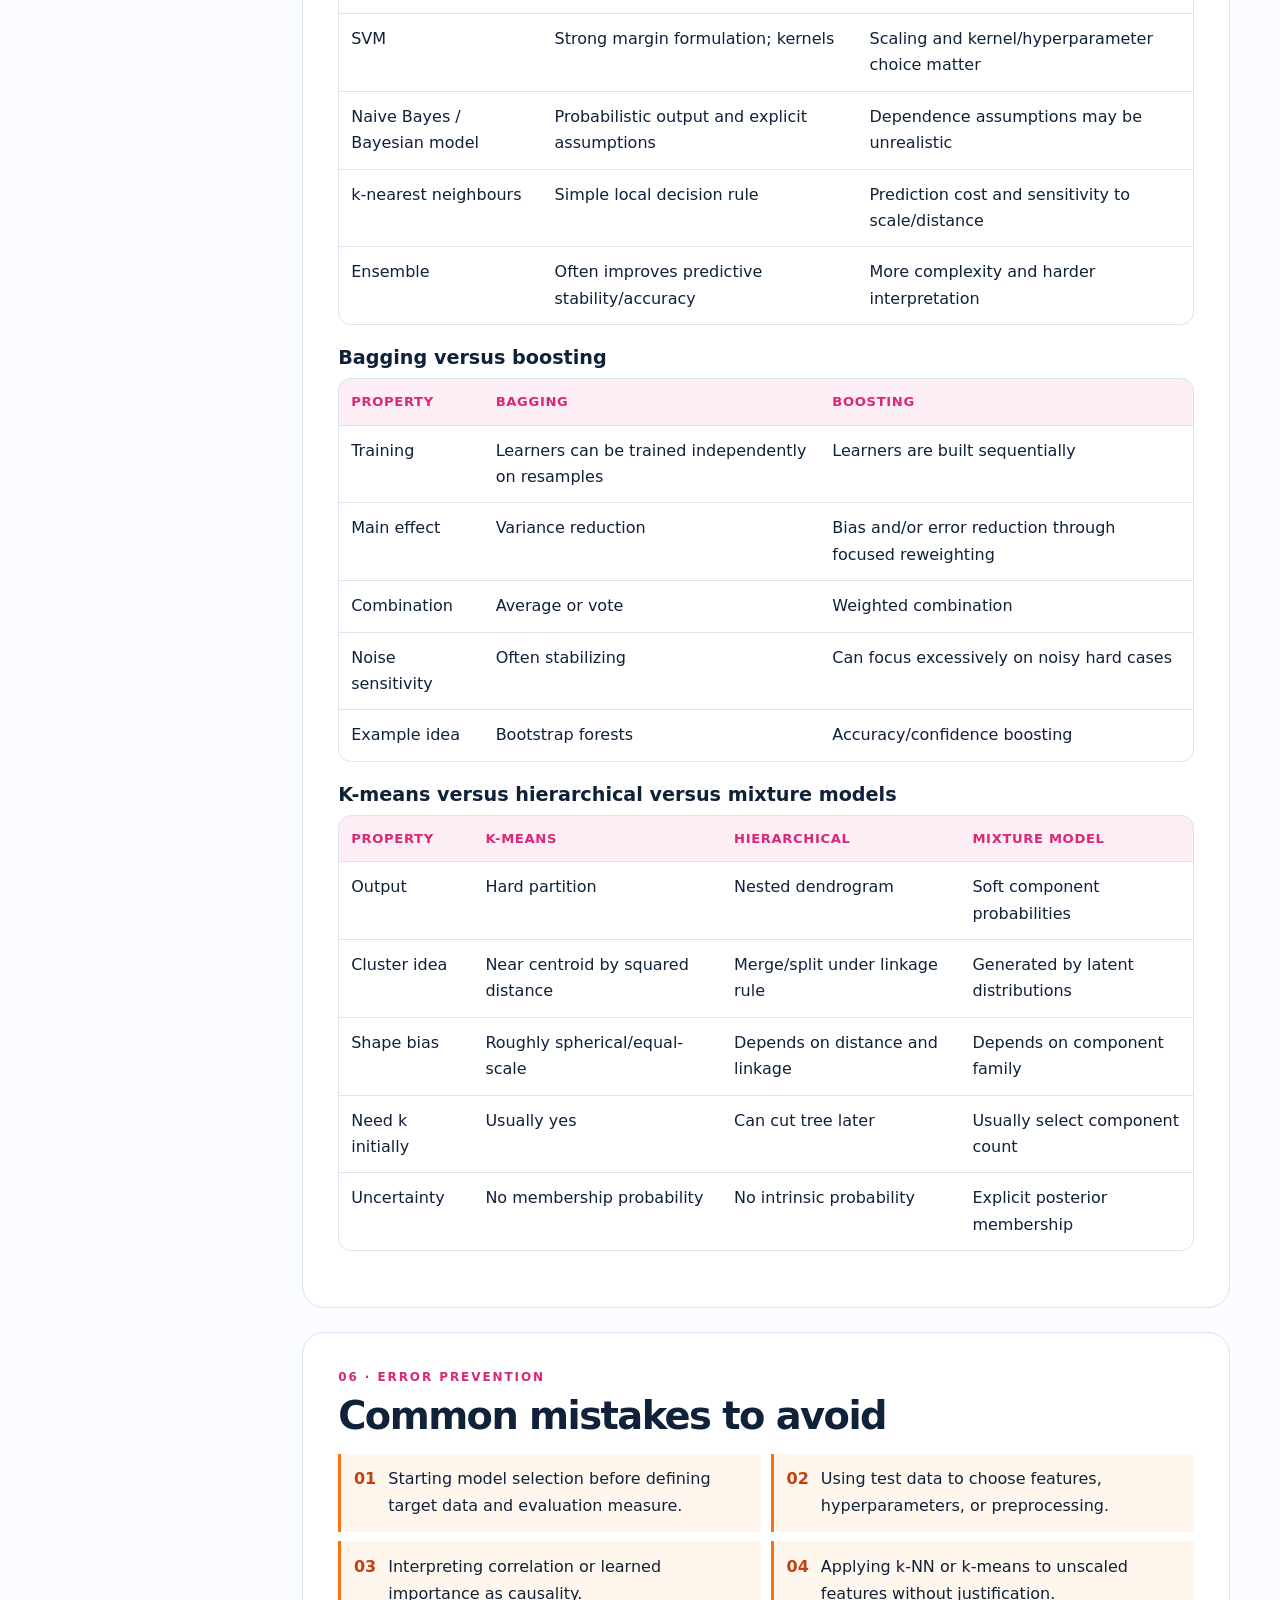
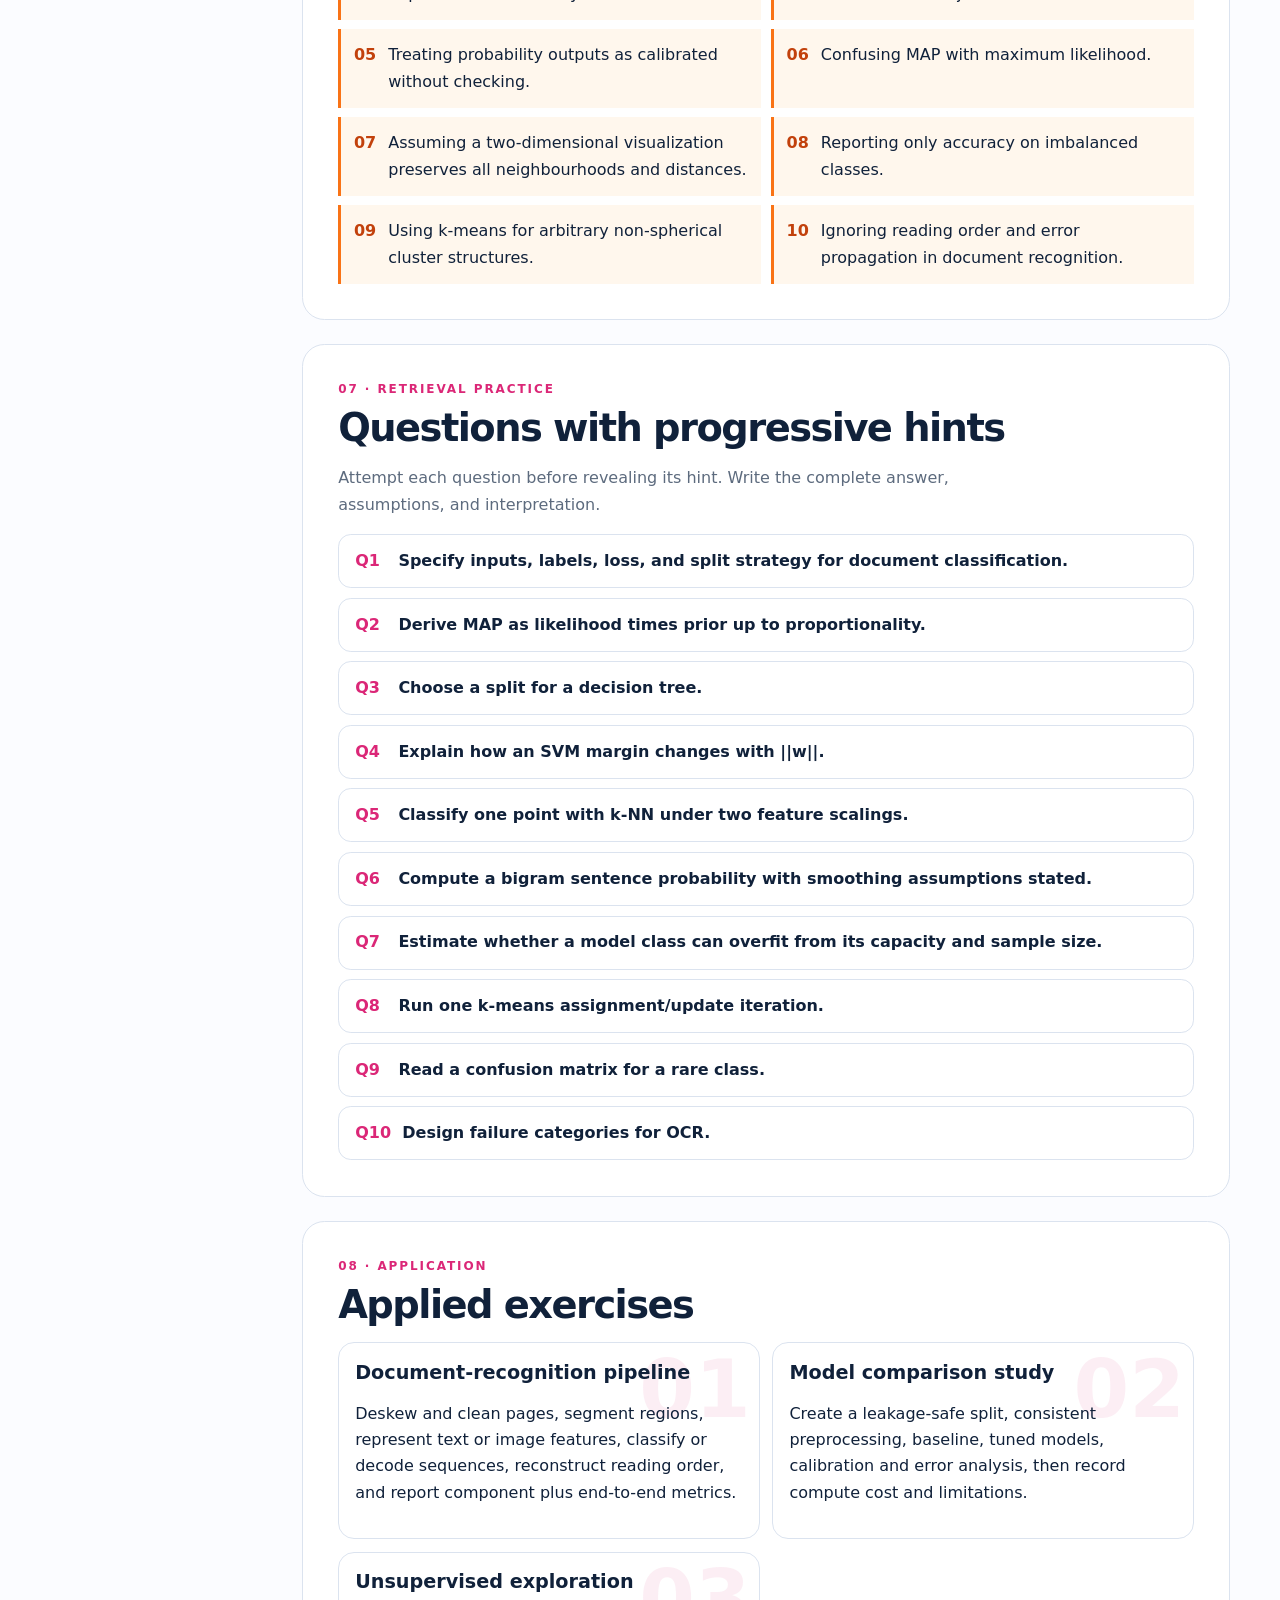
<file: pattern-recognition/index.html>
<!doctype html><html lang="en"><head><meta charset="utf-8"><meta name="viewport" content="width=device-width,initial-scale=1"><meta name="description" content="MTech Semester I course guide"><title>Course guide</title><link rel="stylesheet" href="../assets/styles.css"><link rel="stylesheet" href="../assets/mastery.css"></head><body data-page="course" data-depth="../" data-course="pattern-recognition"><a class="skip" href="#main">Skip to content</a><div id="nav"></div><main id="main"><section class="course-hero shell" id="courseHero"></section><div class="content-layout shell"><aside class="toc" id="toc" aria-label="Course contents"></aside><article id="modules"></article></div></main><div id="foot"></div><script src="../assets/app.js?v=20261027-4"></script></body></html>
</file>
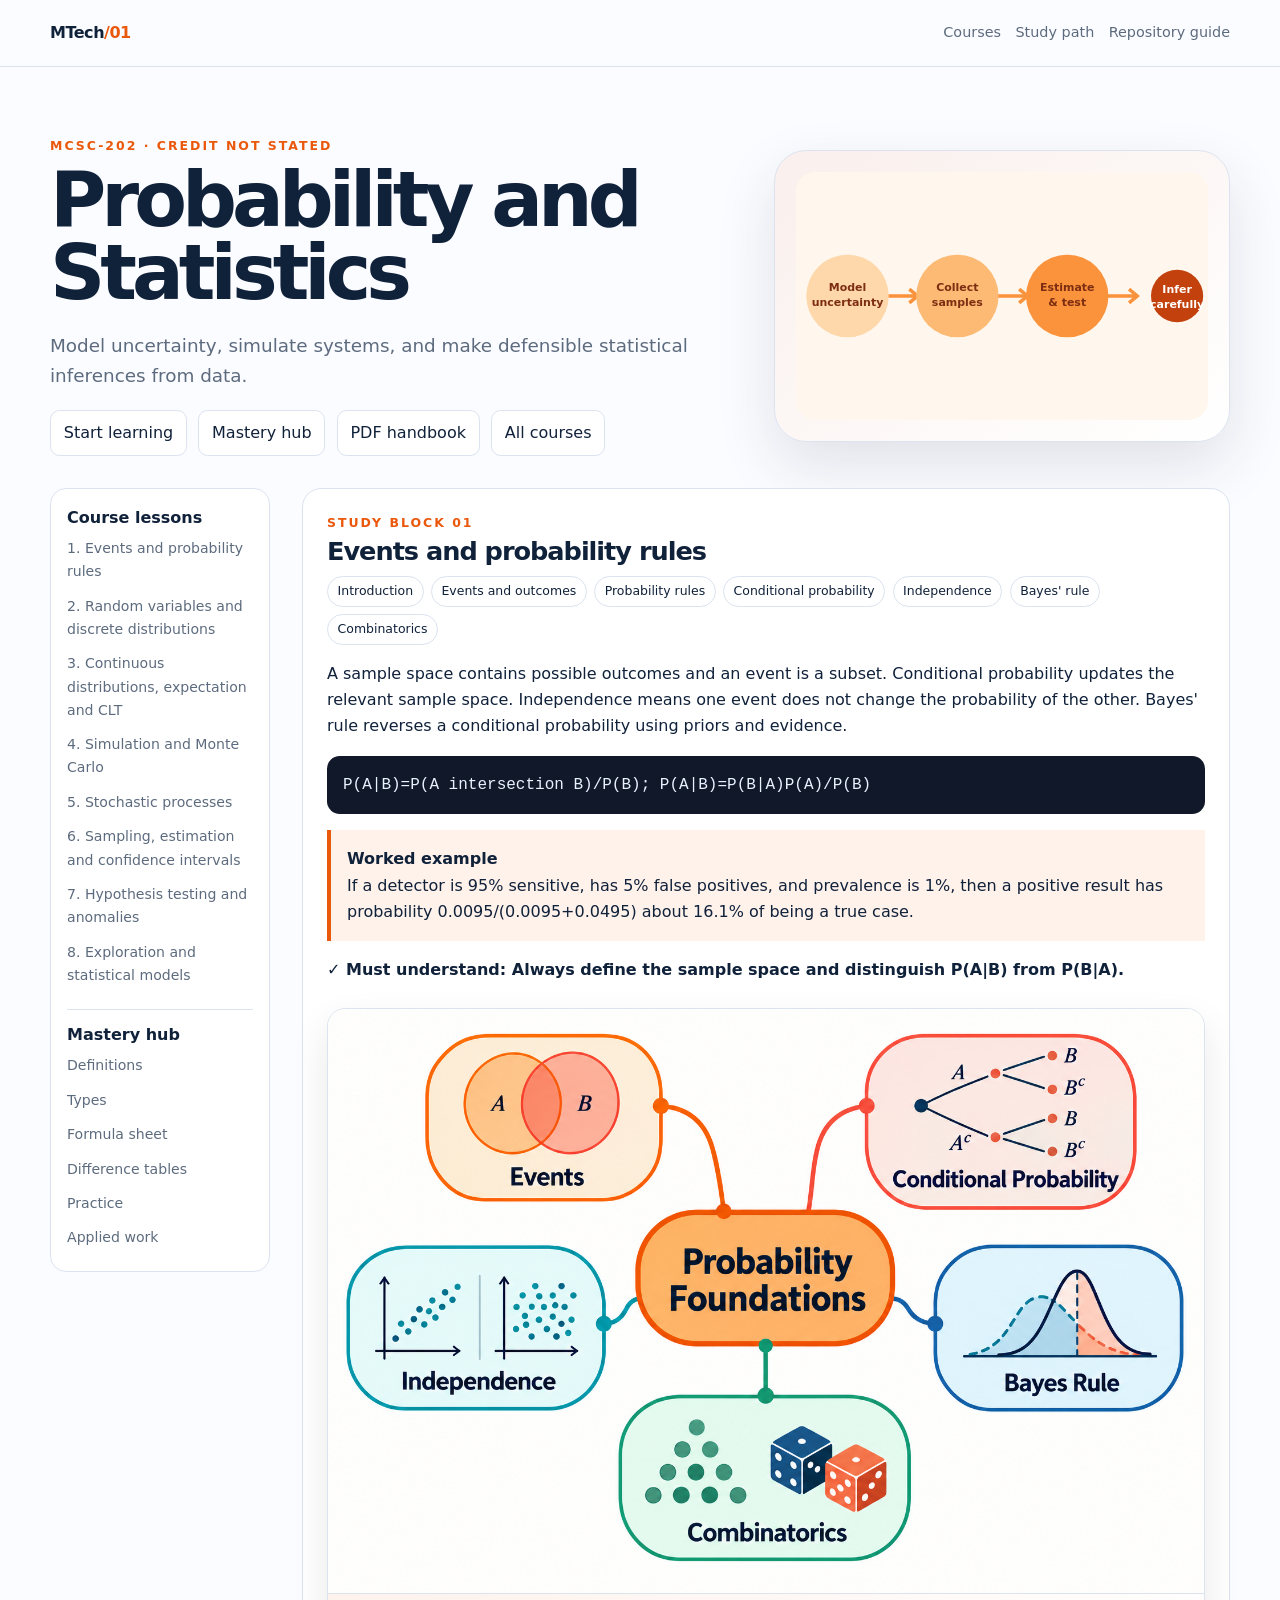
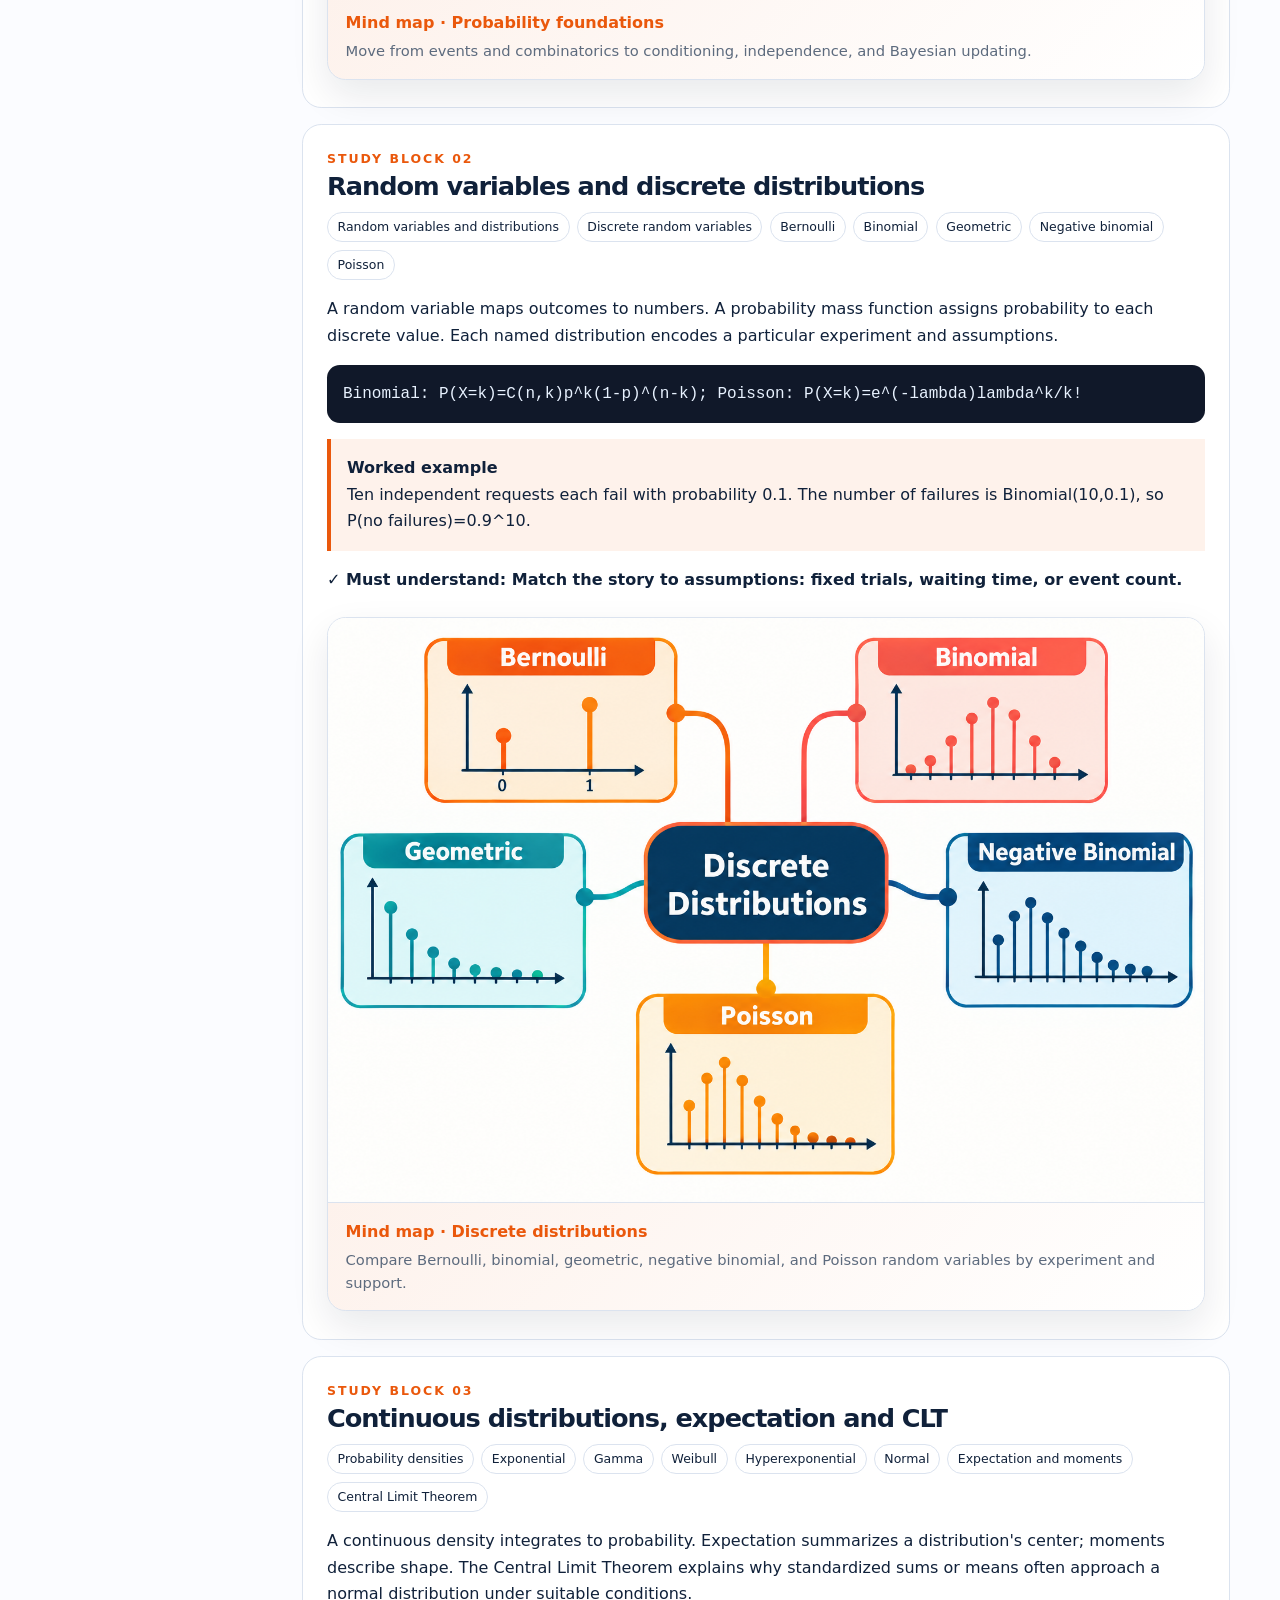
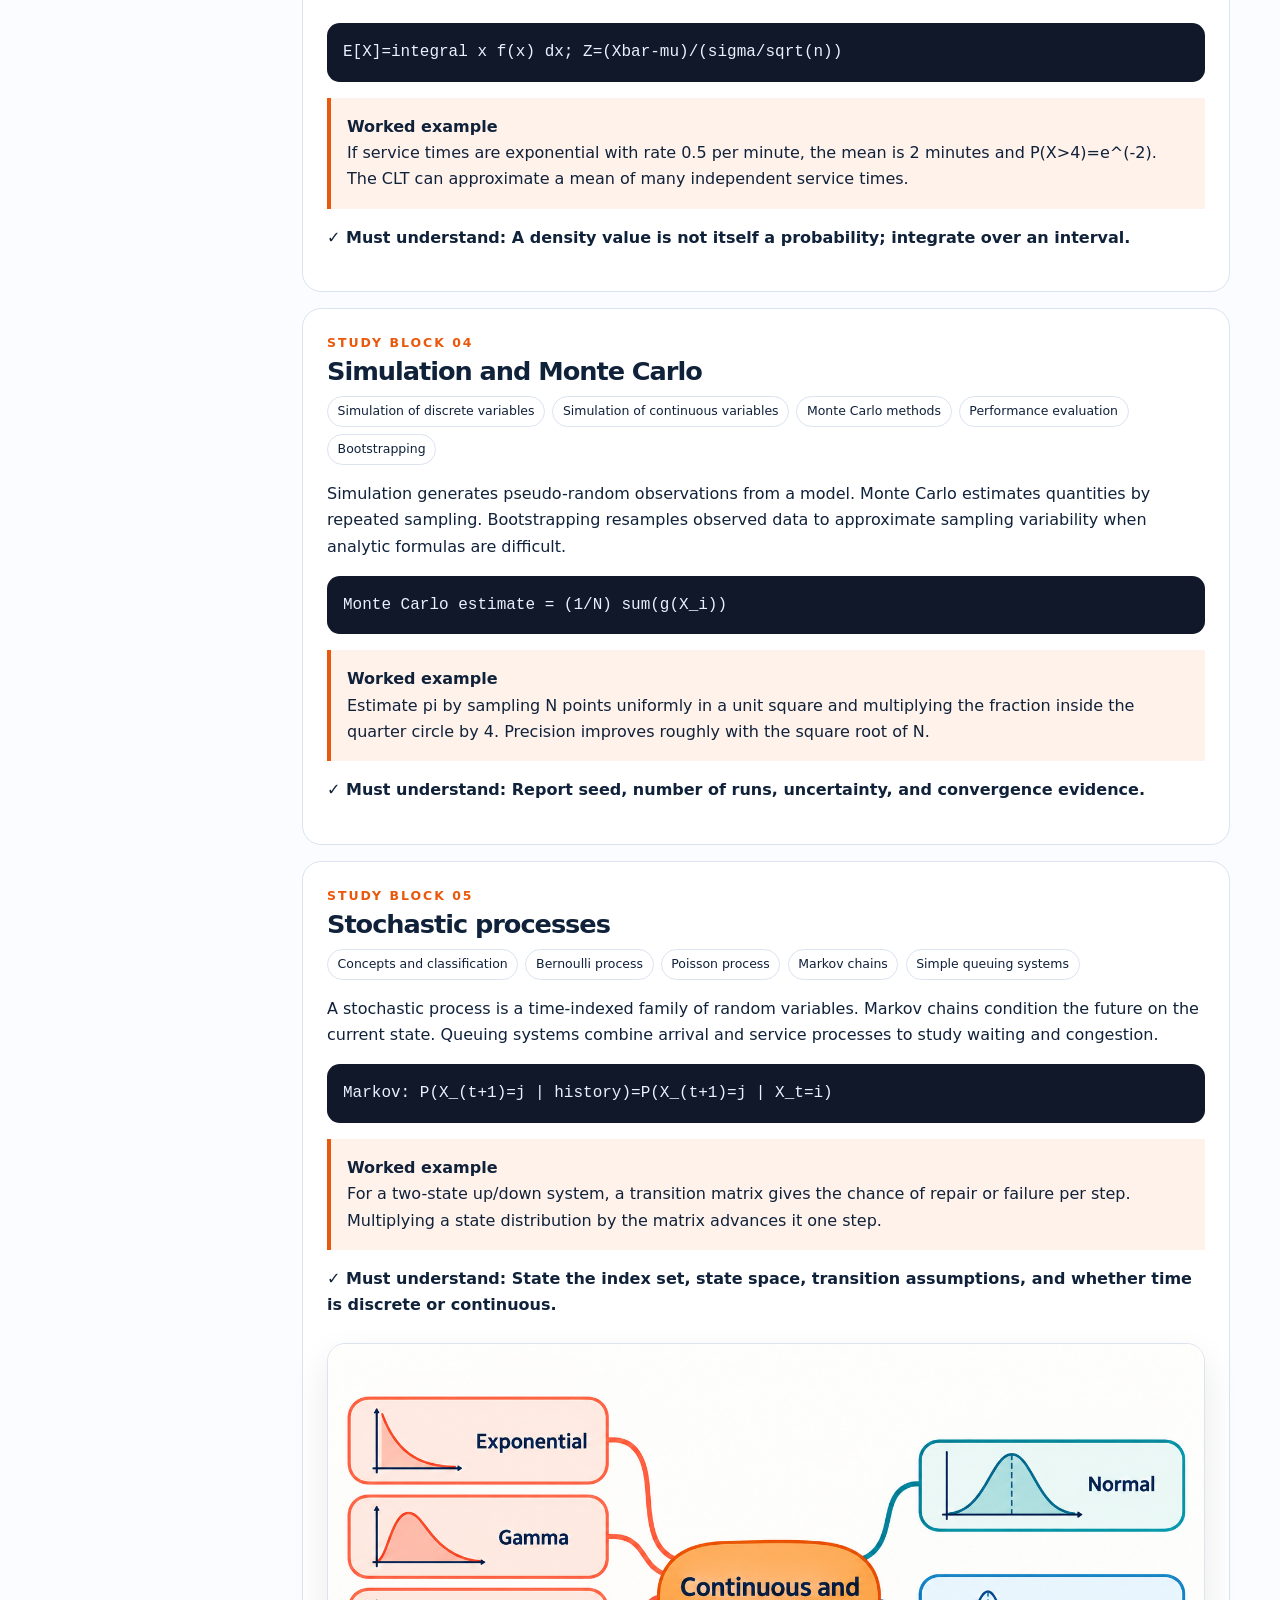
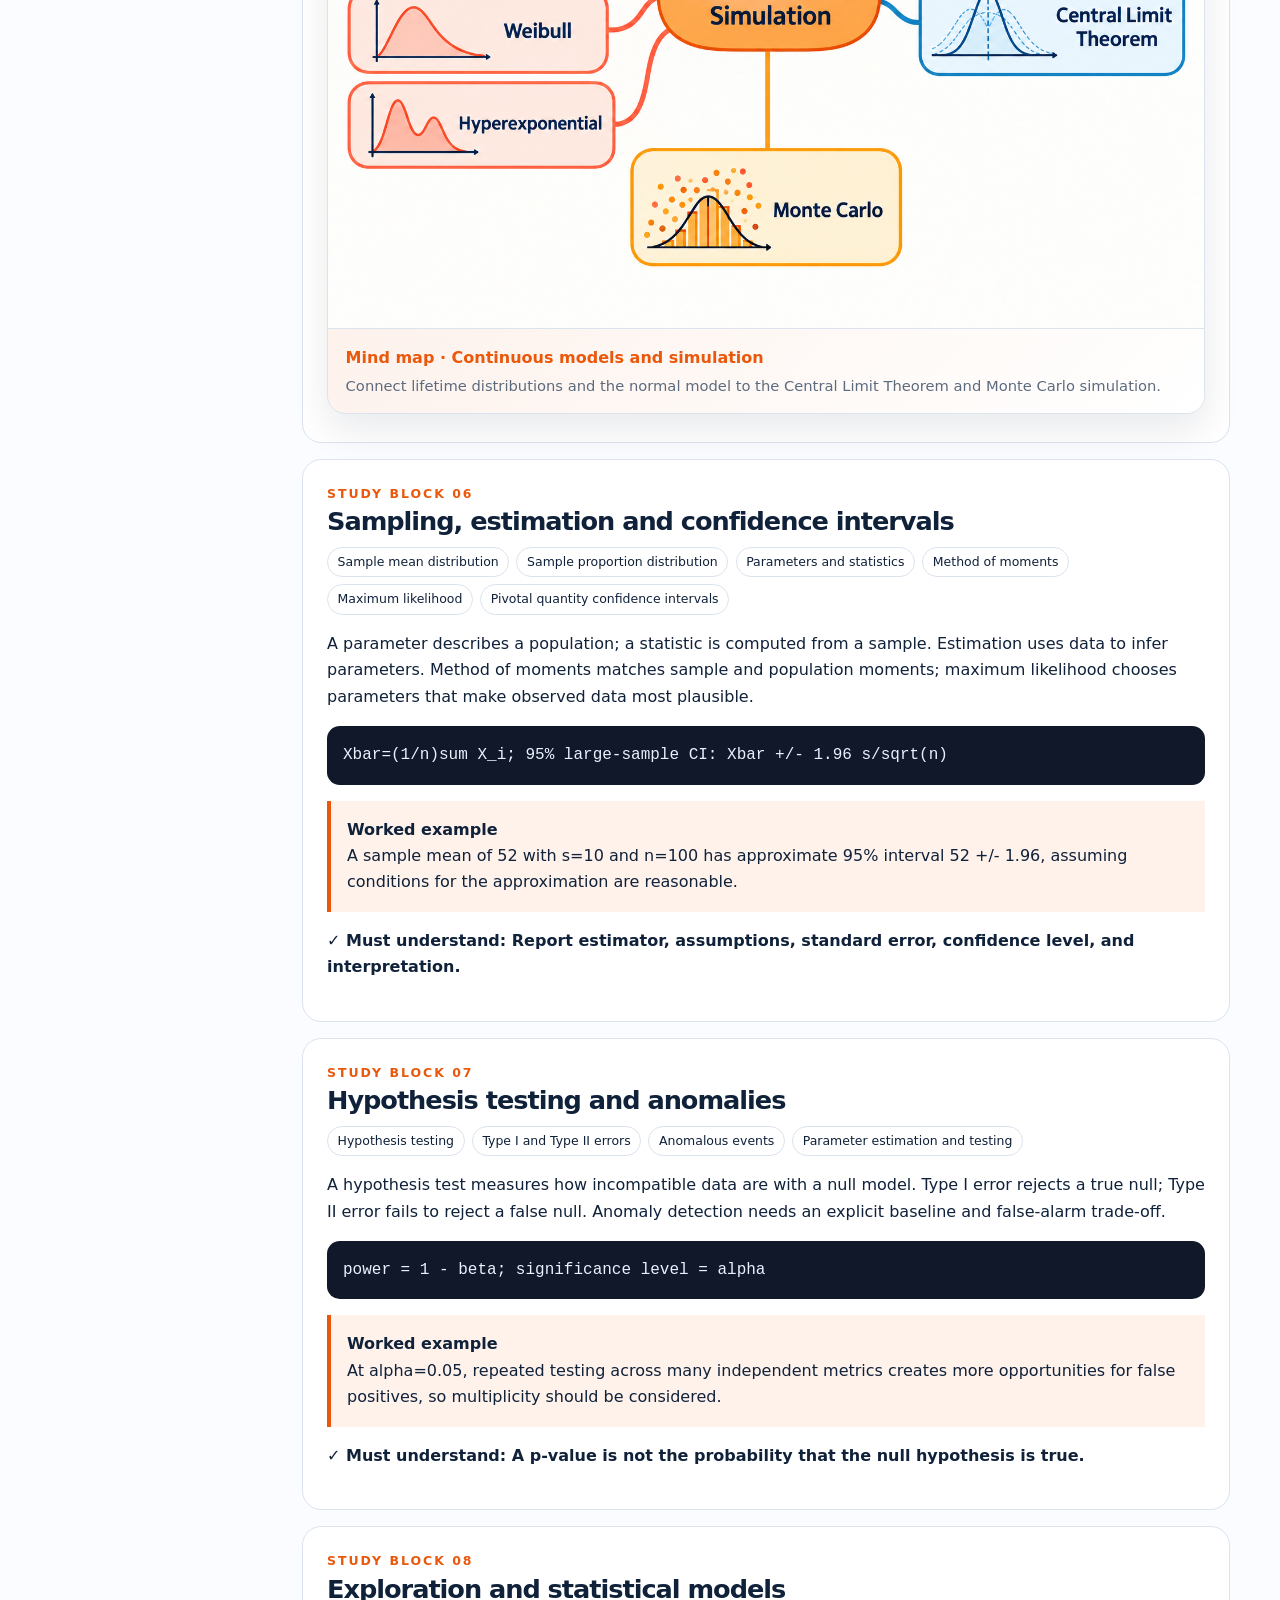
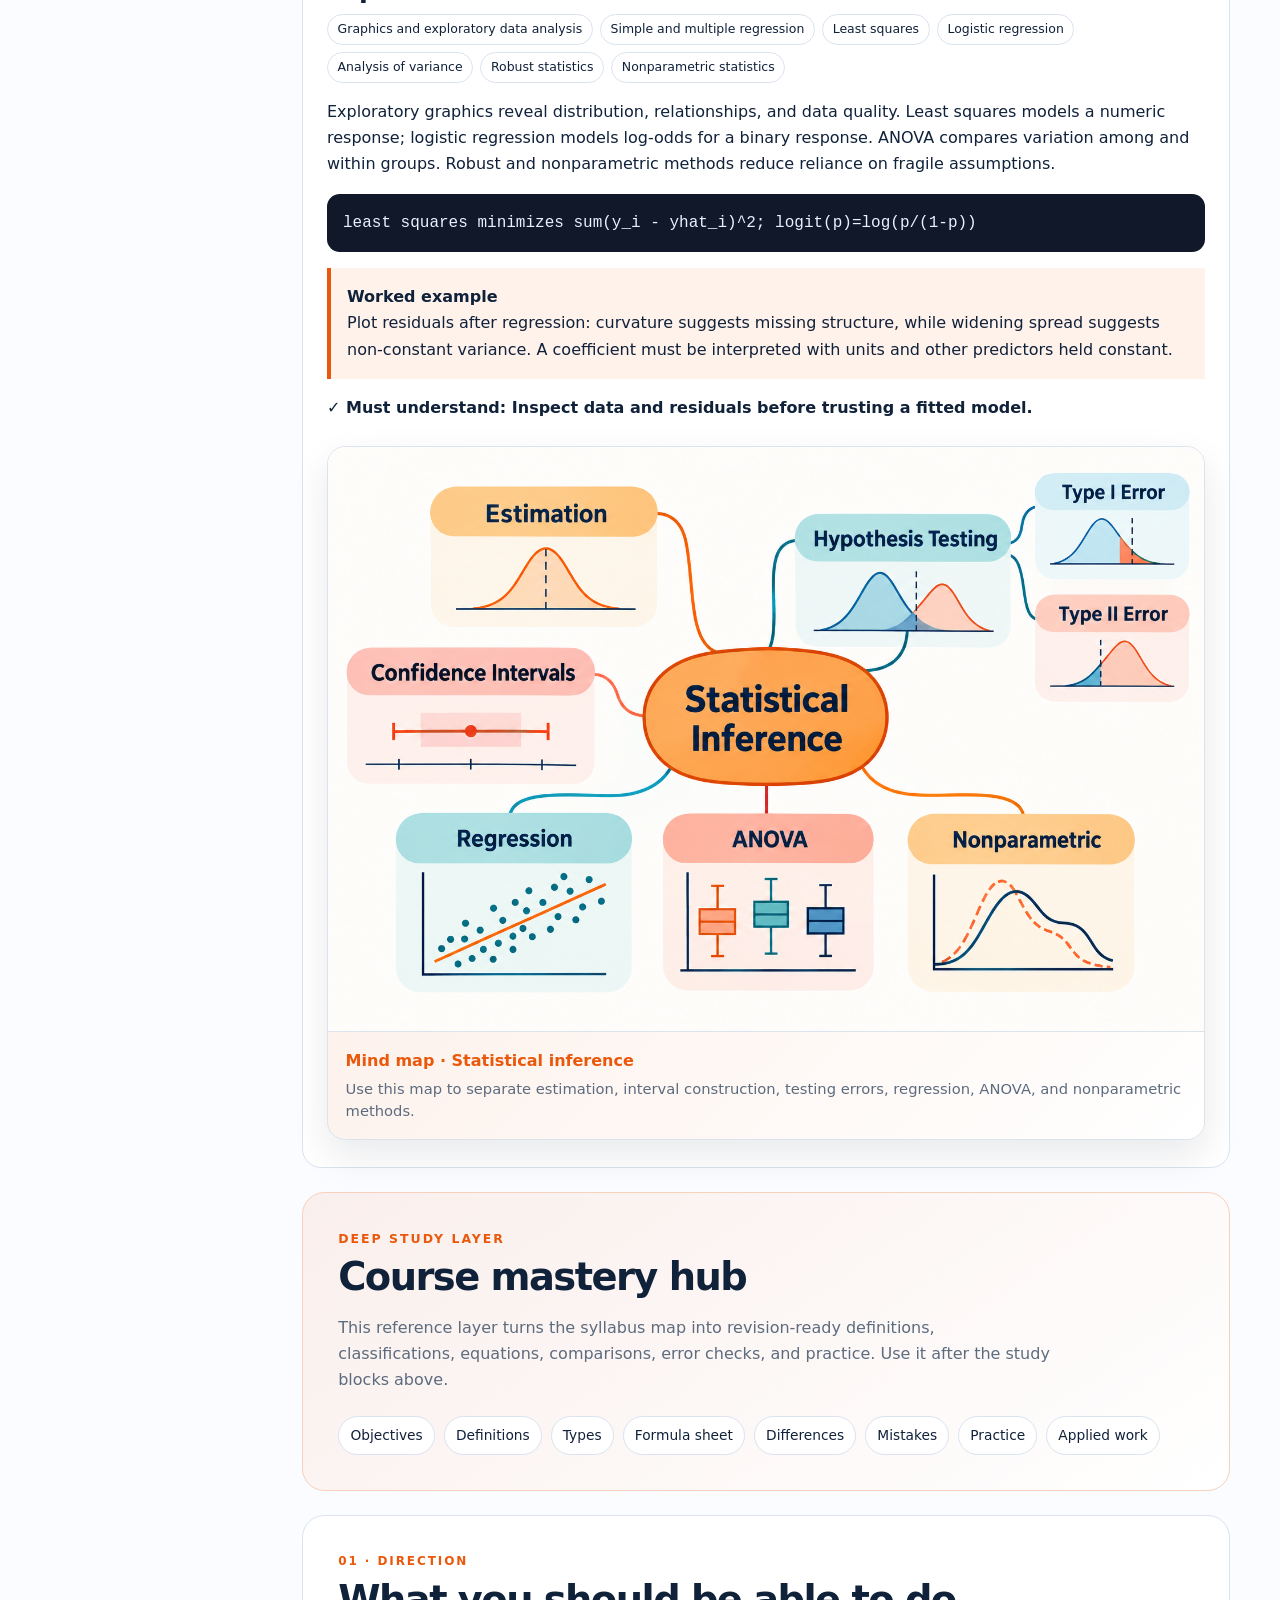
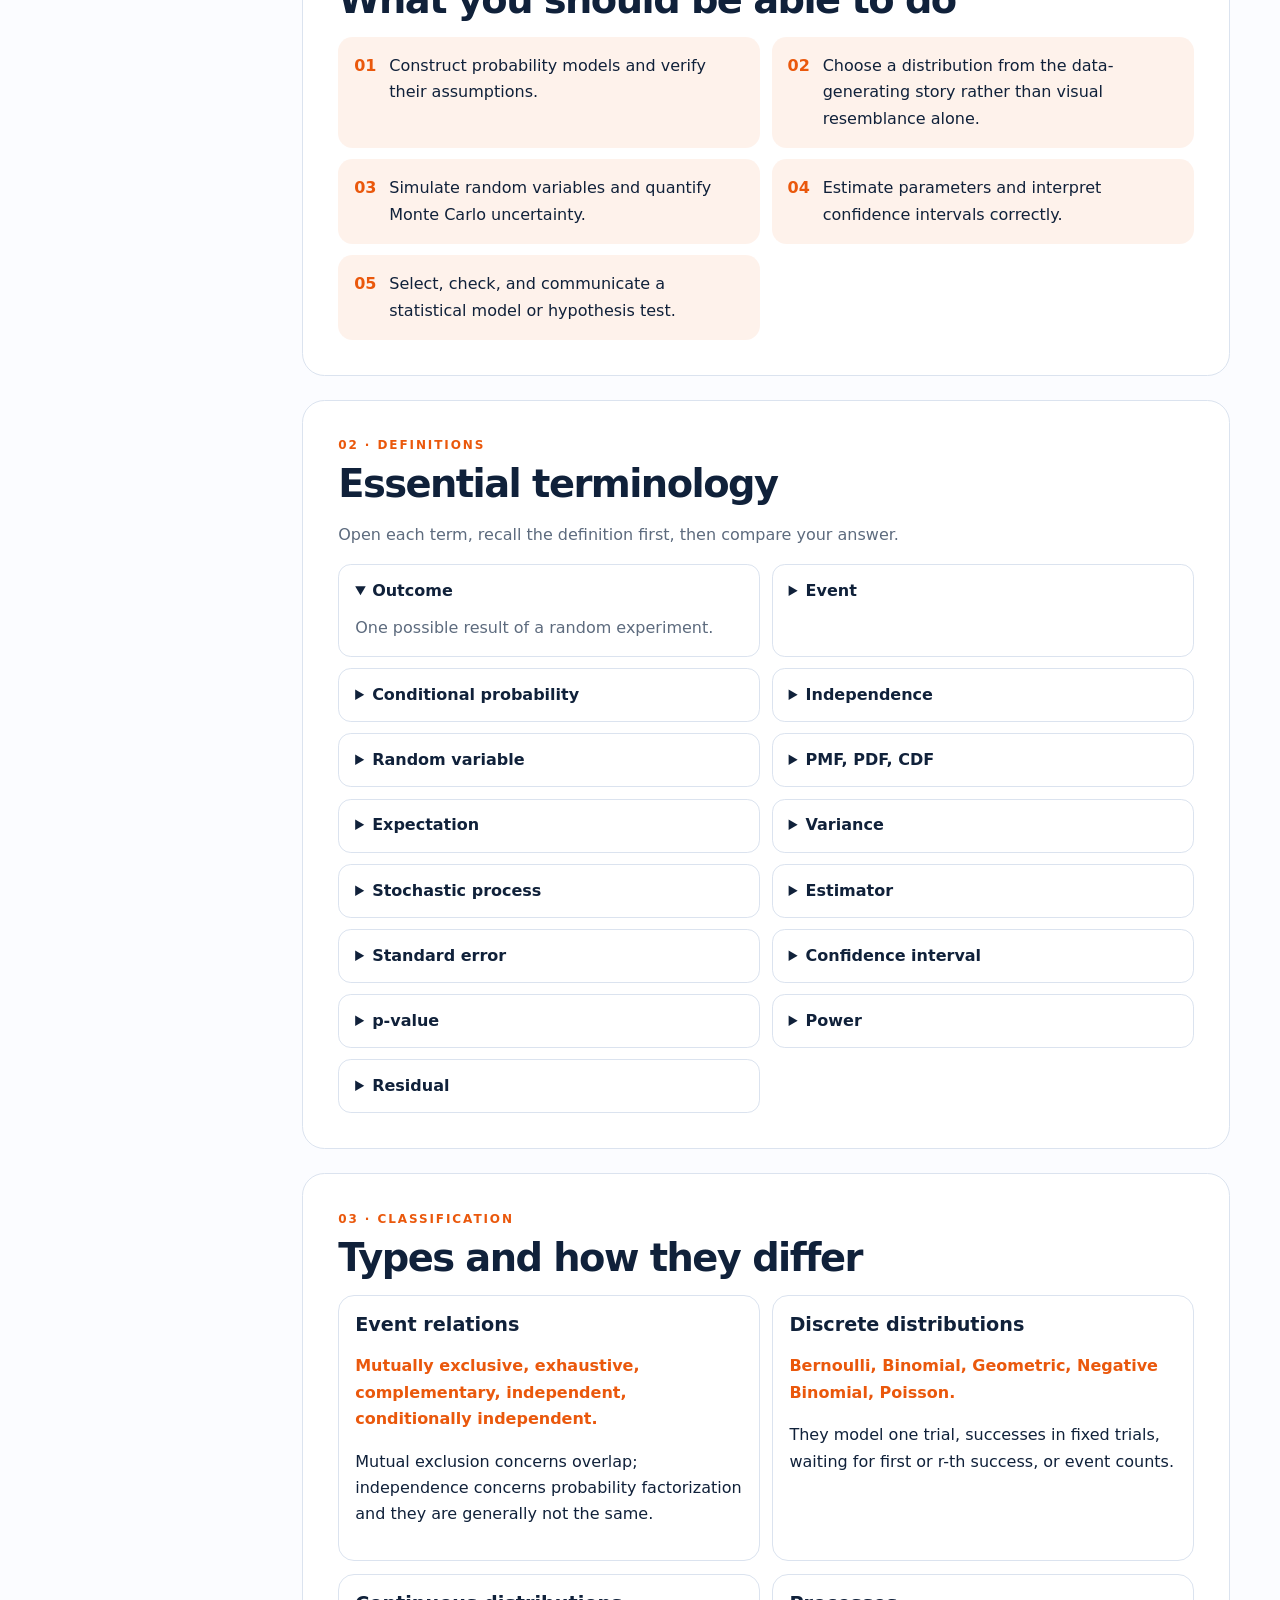
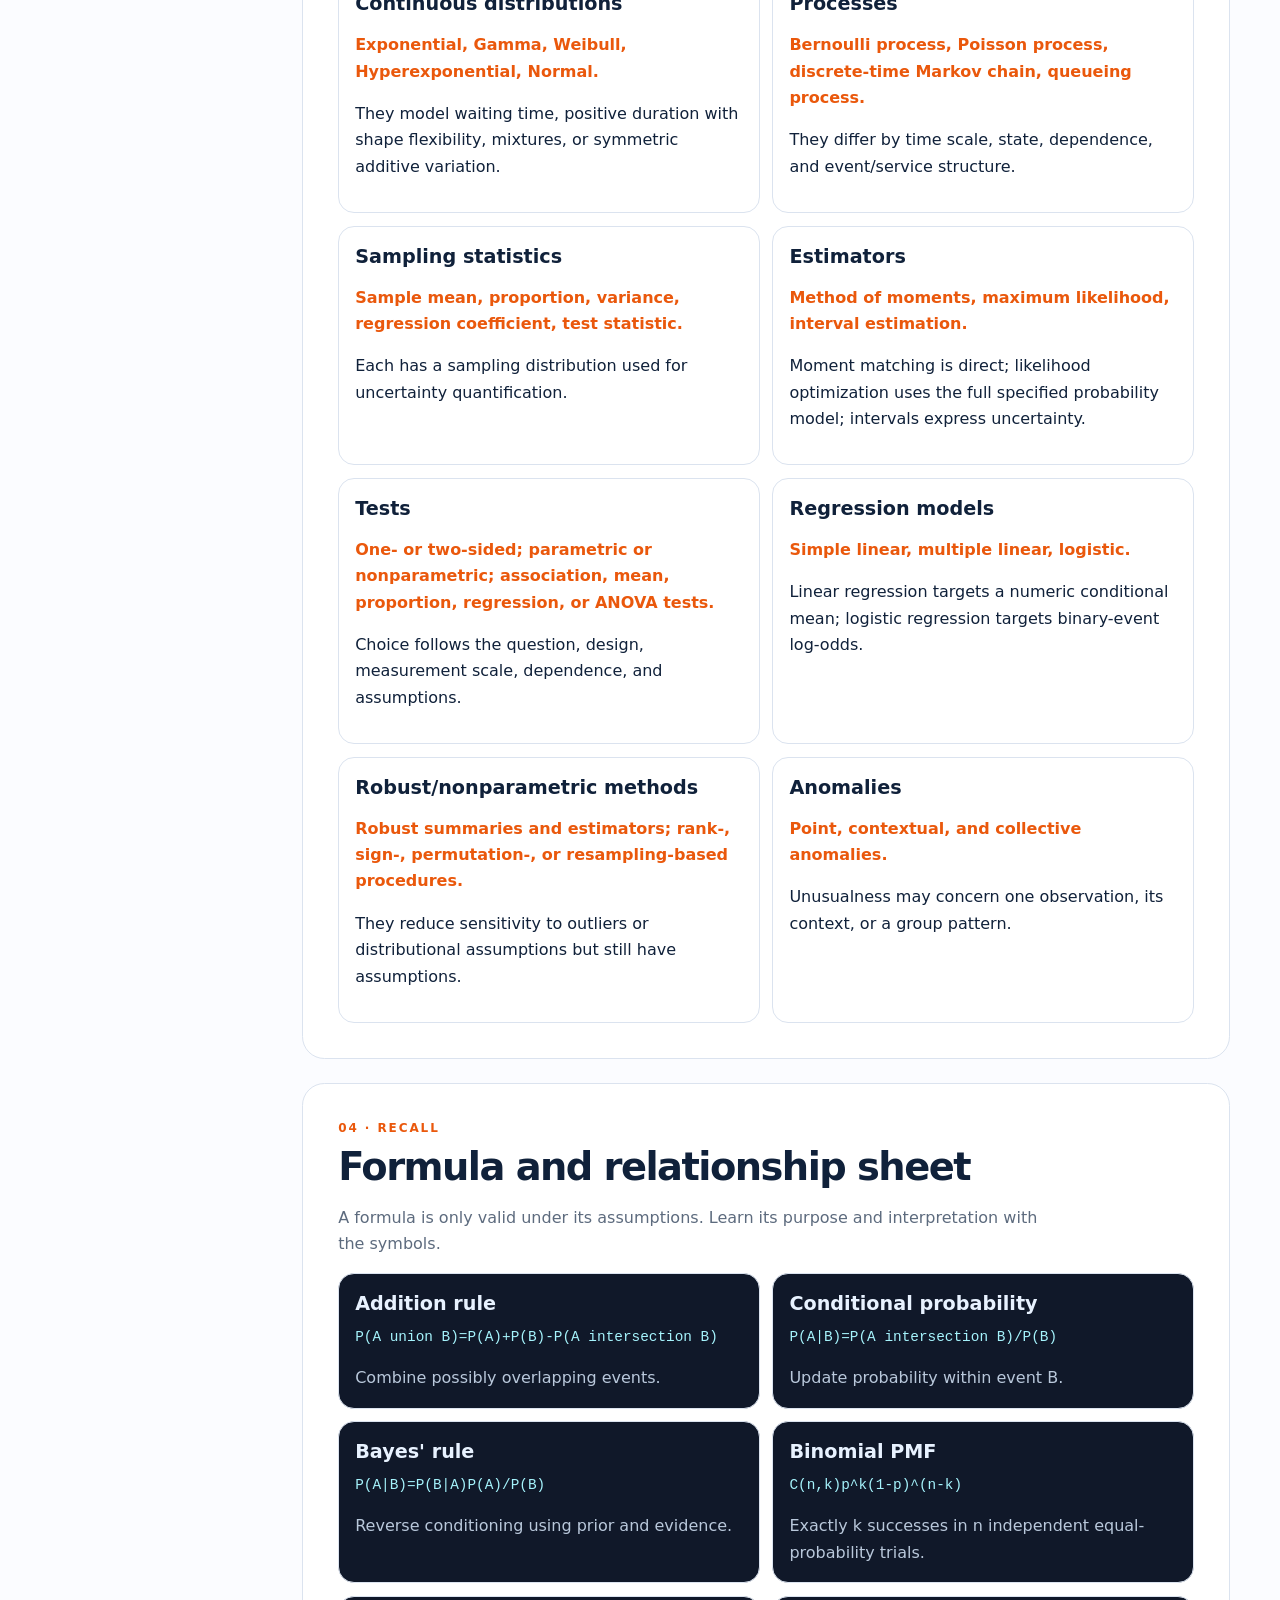
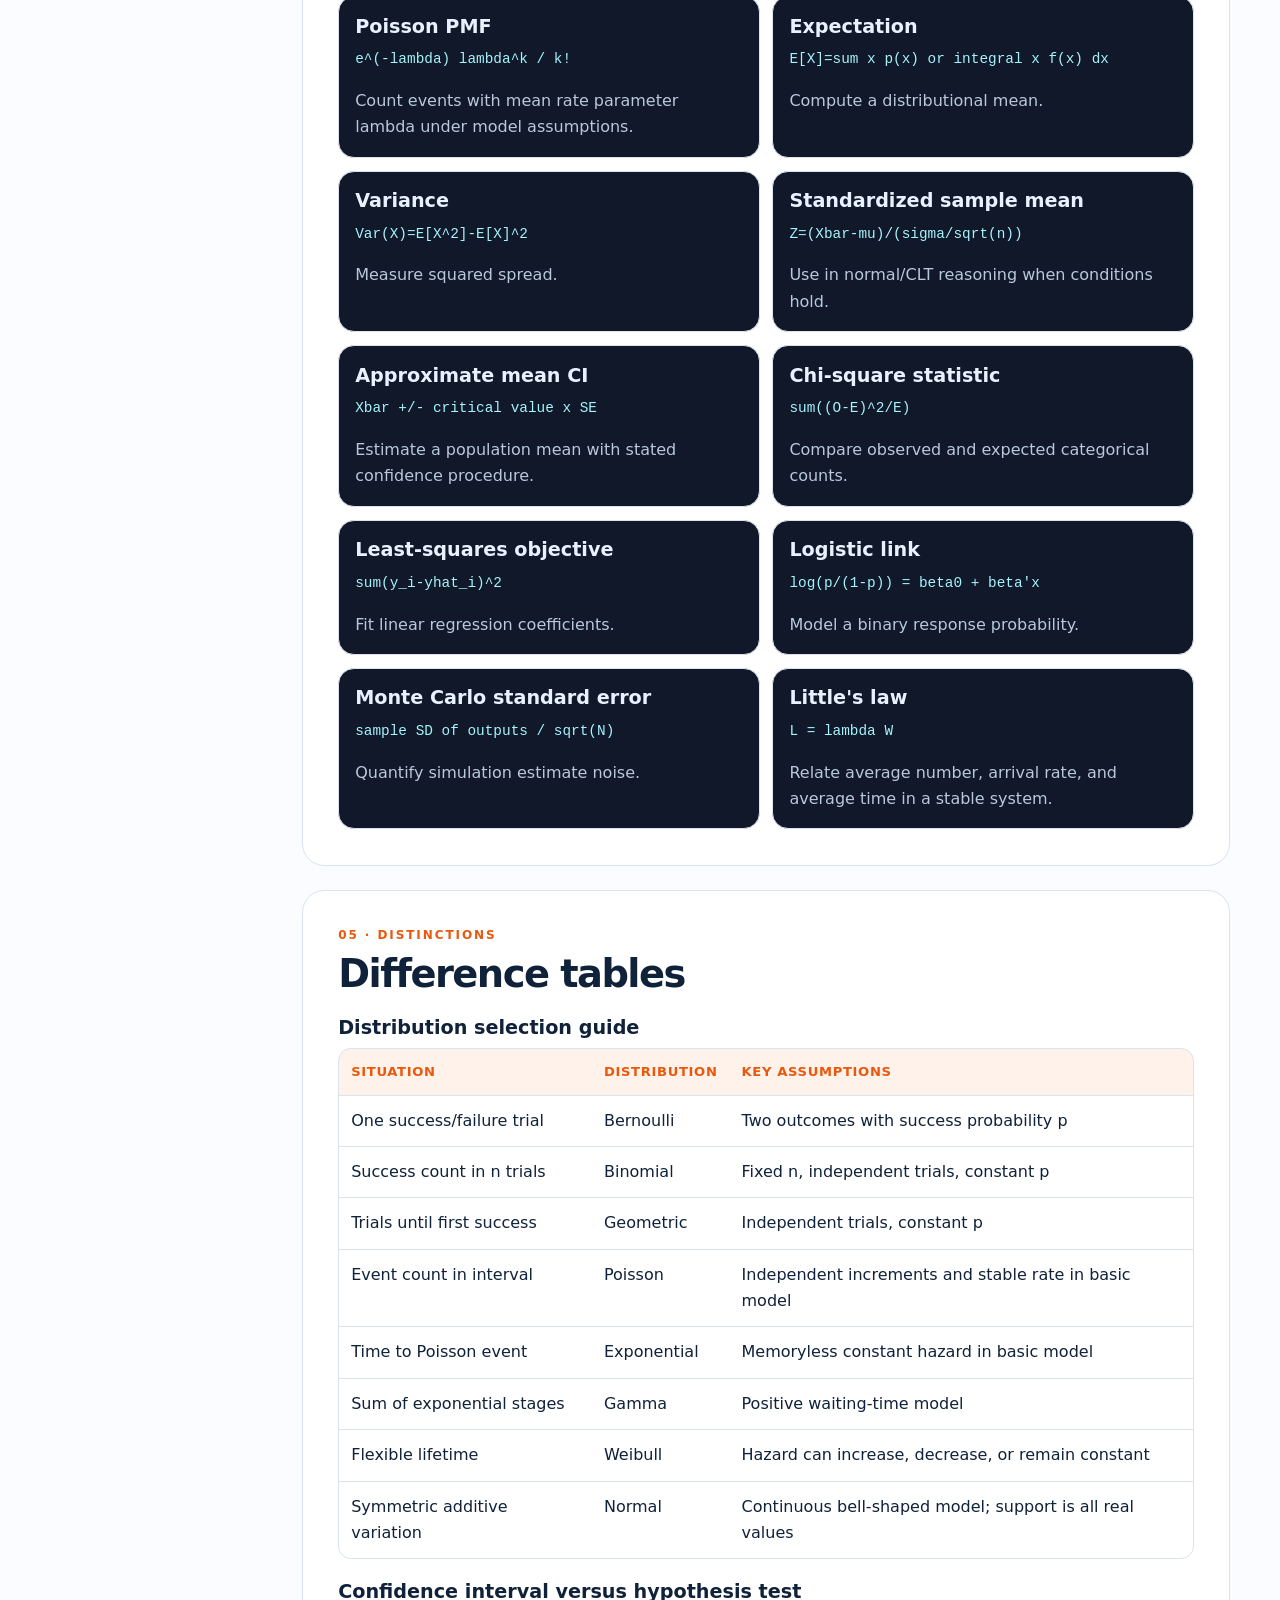
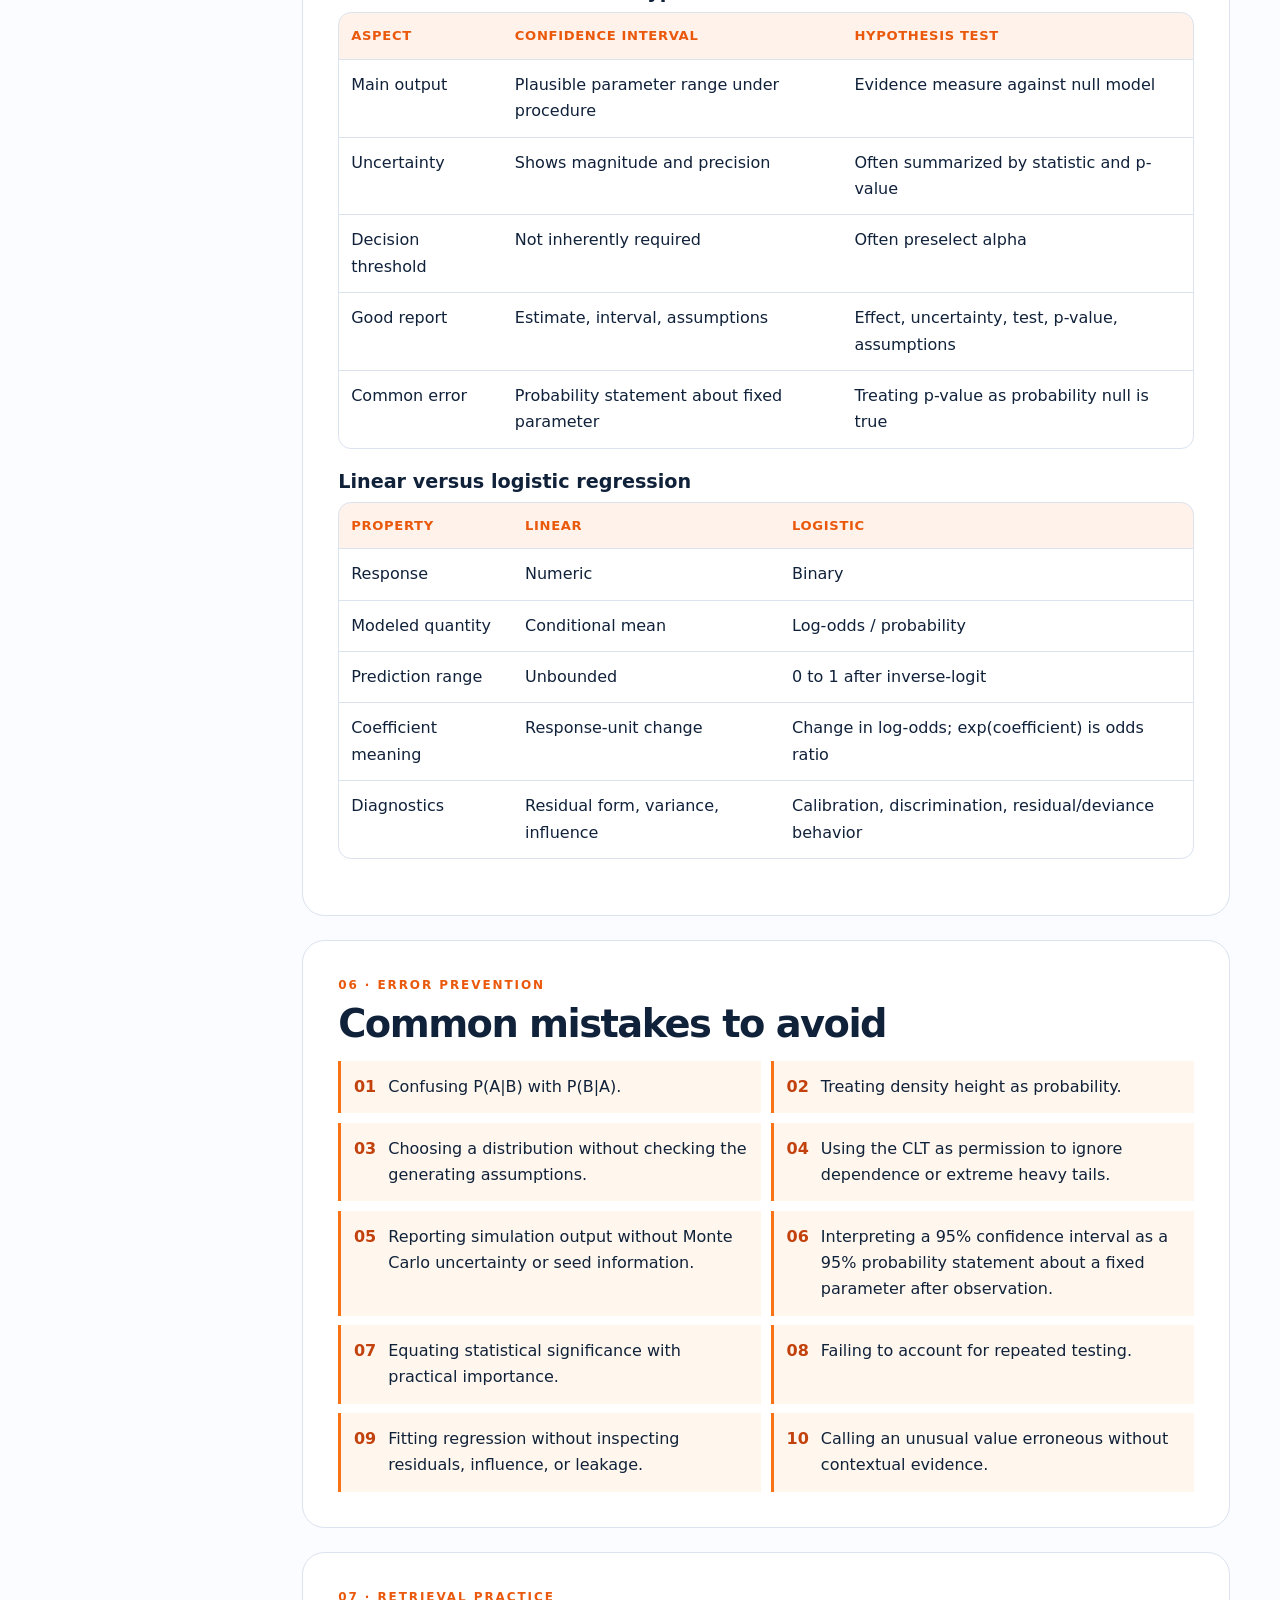
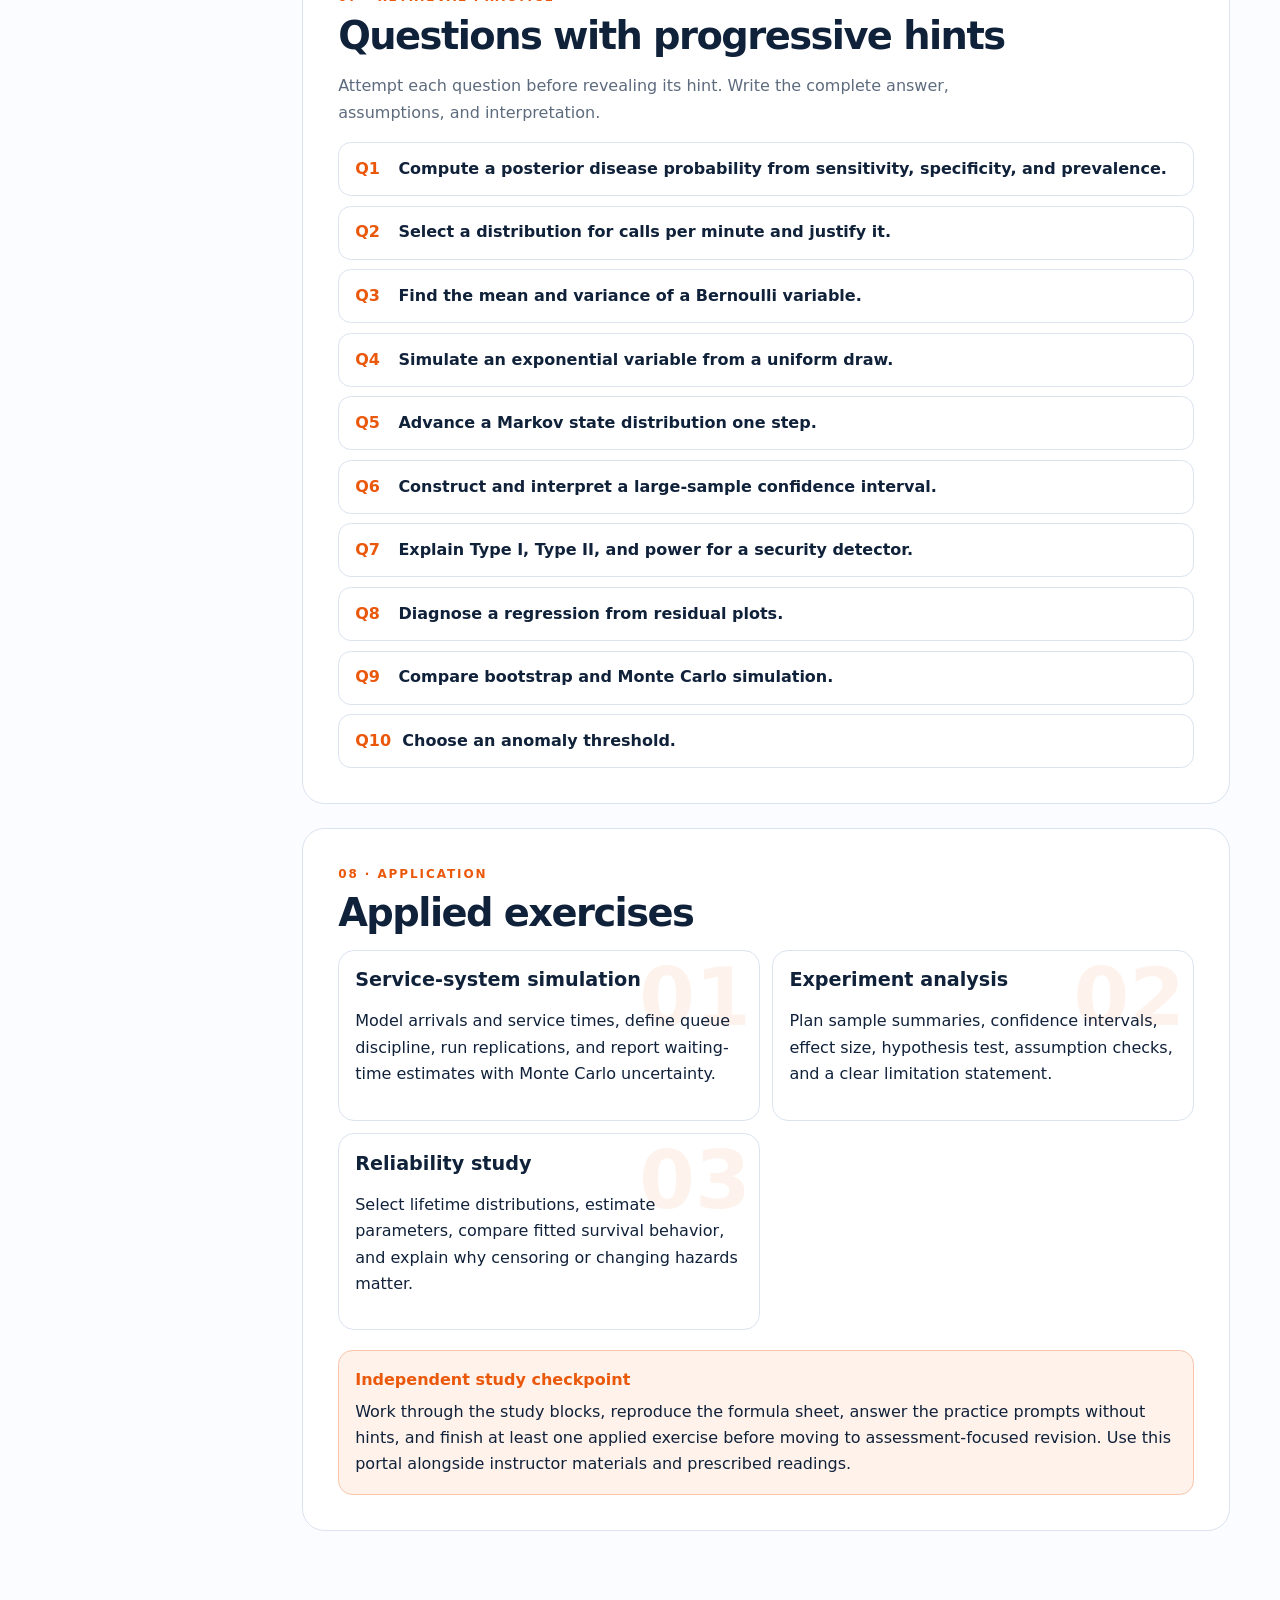
<file: probability-and-statistics/index.html>
<!doctype html><html lang="en"><head><meta charset="utf-8"><meta name="viewport" content="width=device-width,initial-scale=1"><meta name="description" content="MTech Semester I course guide"><title>Course guide</title><link rel="stylesheet" href="../assets/styles.css"><link rel="stylesheet" href="../assets/mastery.css"></head><body data-page="course" data-depth="../" data-course="probability-and-statistics"><a class="skip" href="#main">Skip to content</a><div id="nav"></div><main id="main"><section class="course-hero shell" id="courseHero"></section><div class="content-layout shell"><aside class="toc" id="toc" aria-label="Course contents"></aside><article id="modules"></article></div></main><div id="foot"></div><script src="../assets/app.js?v=20261027-4"></script></body></html>
</file>
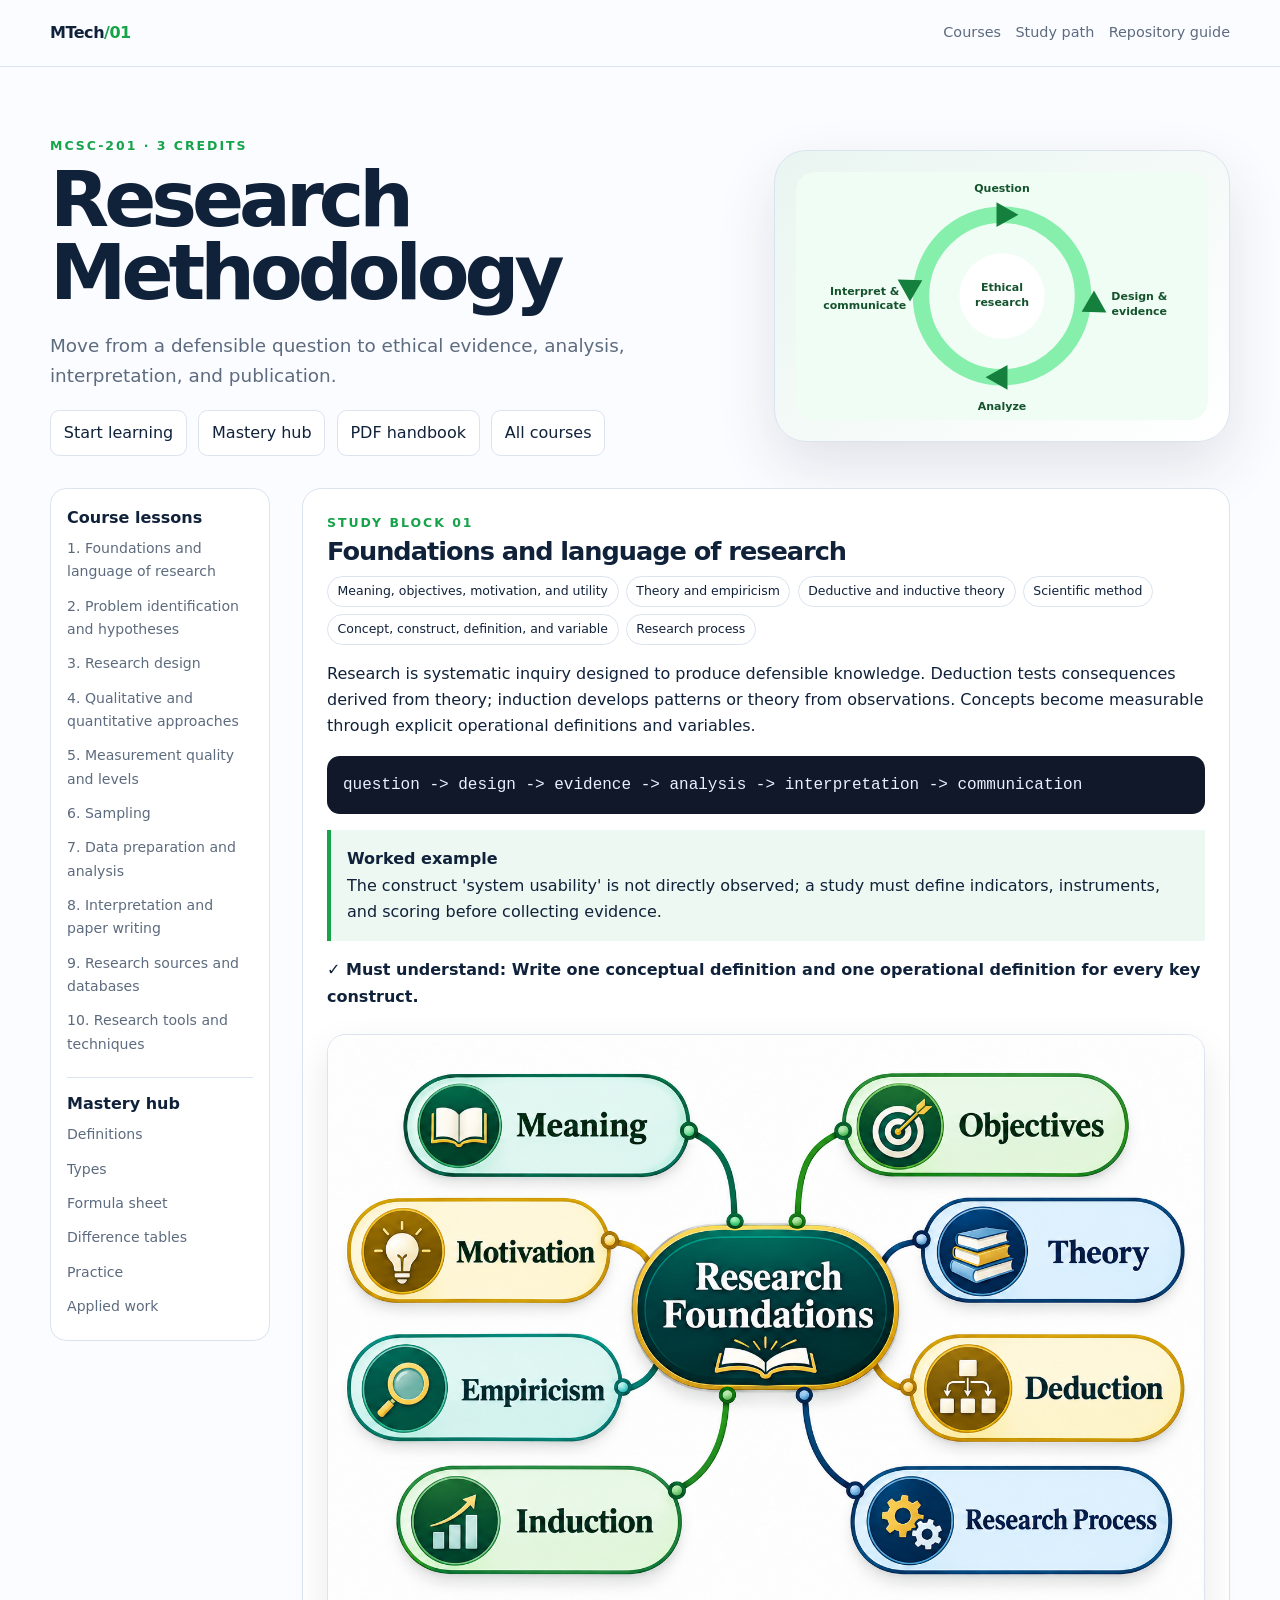
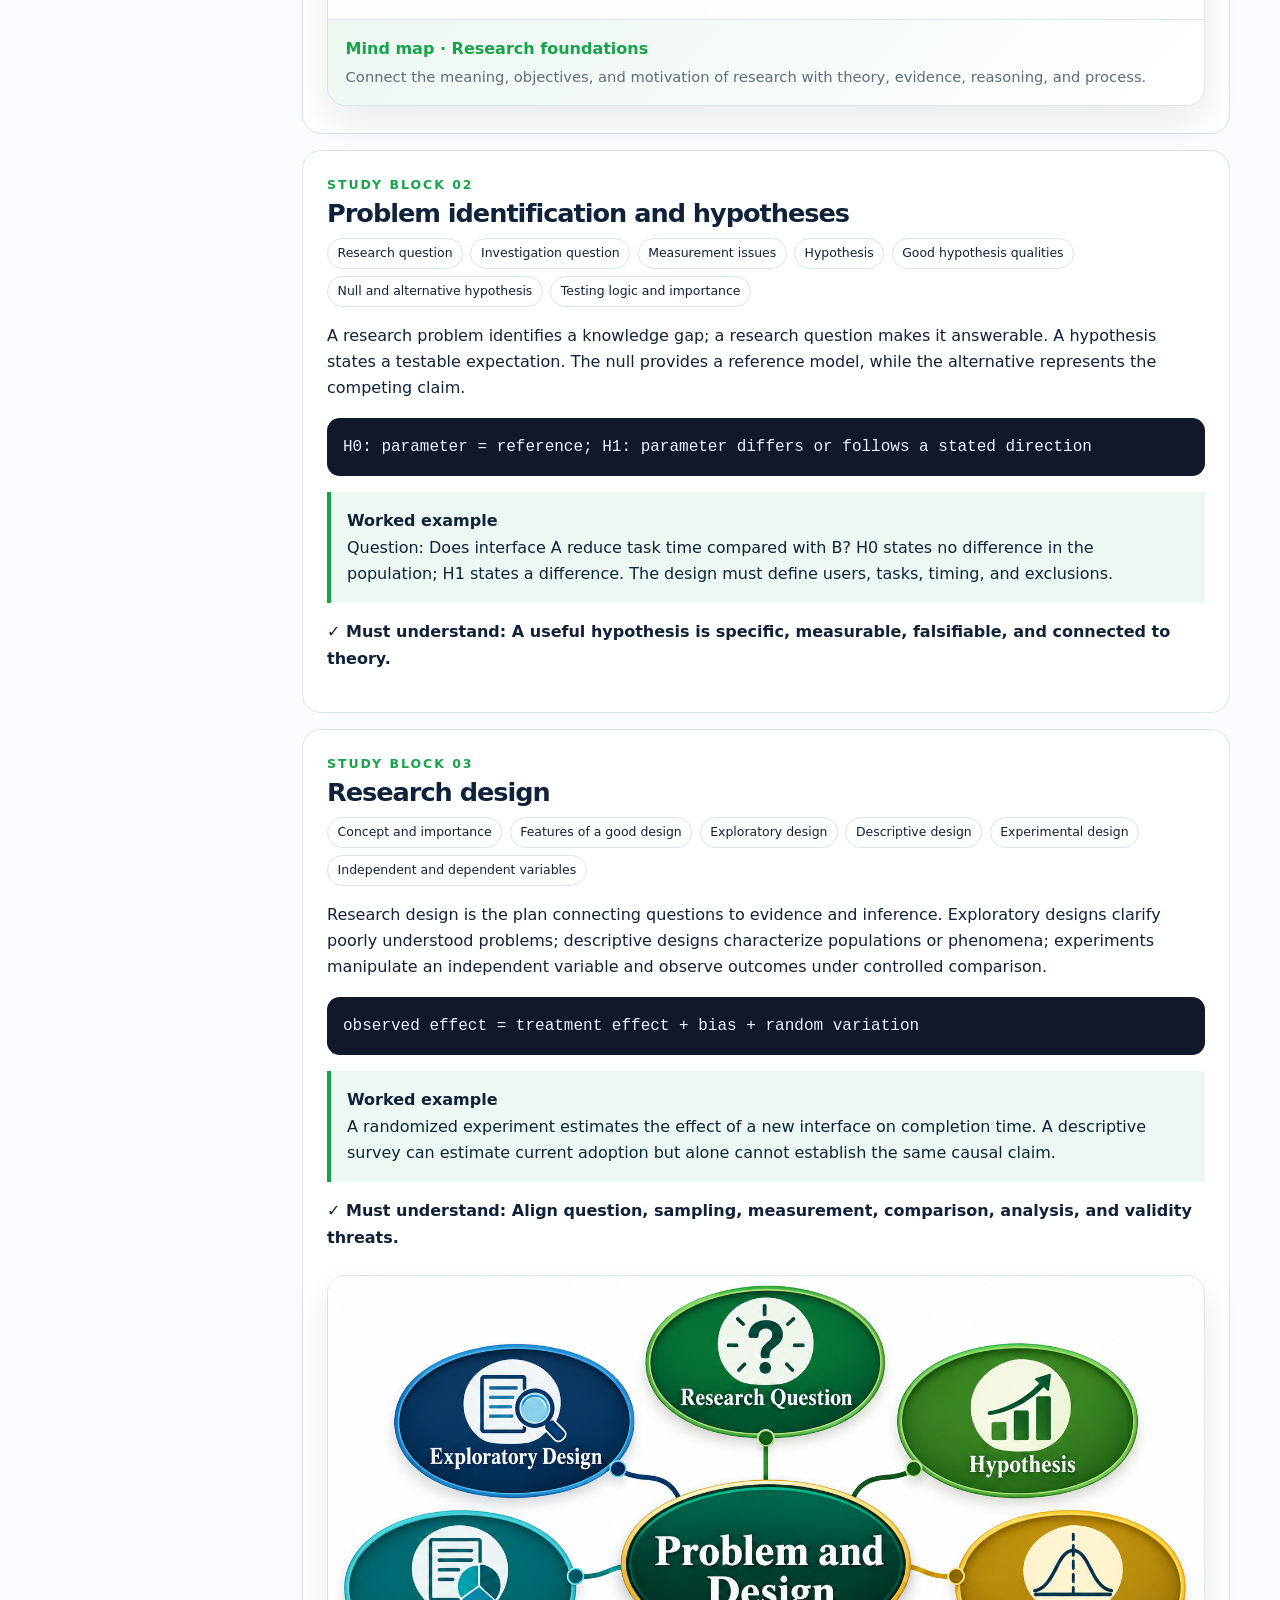
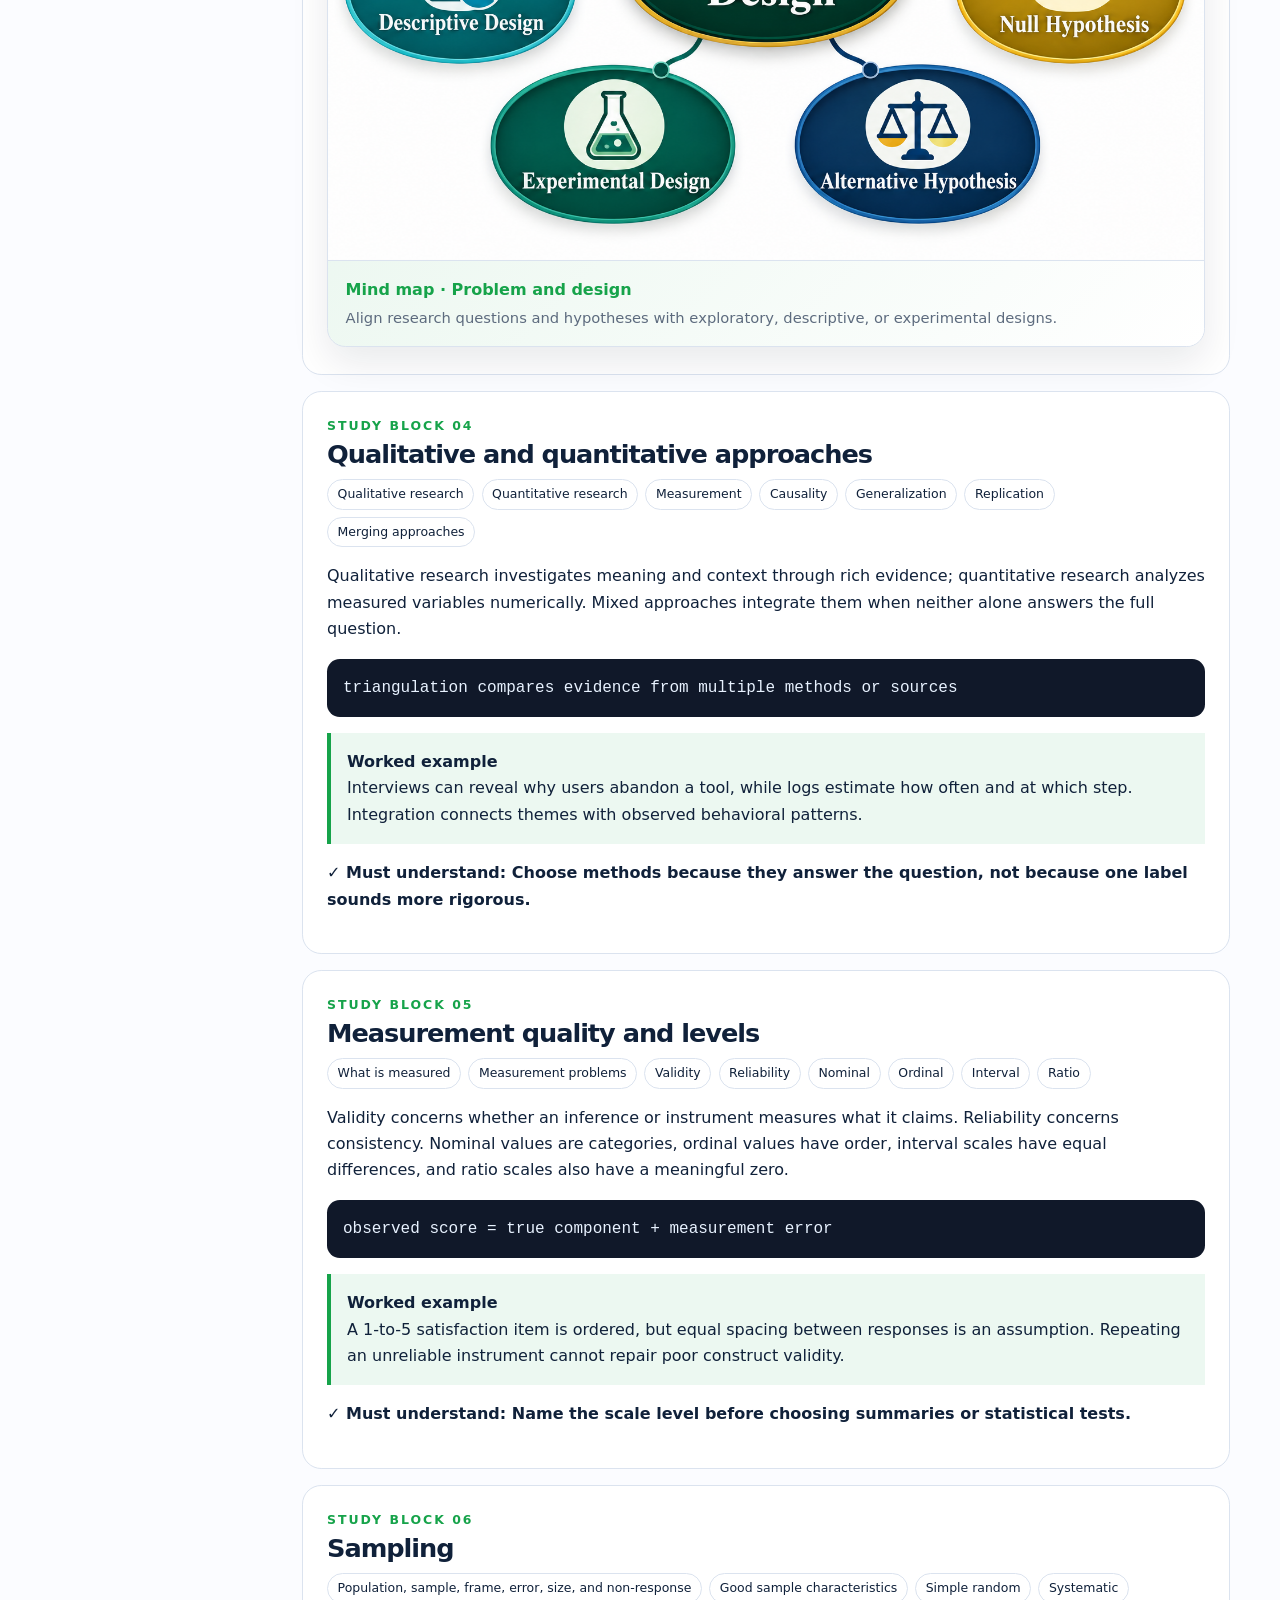
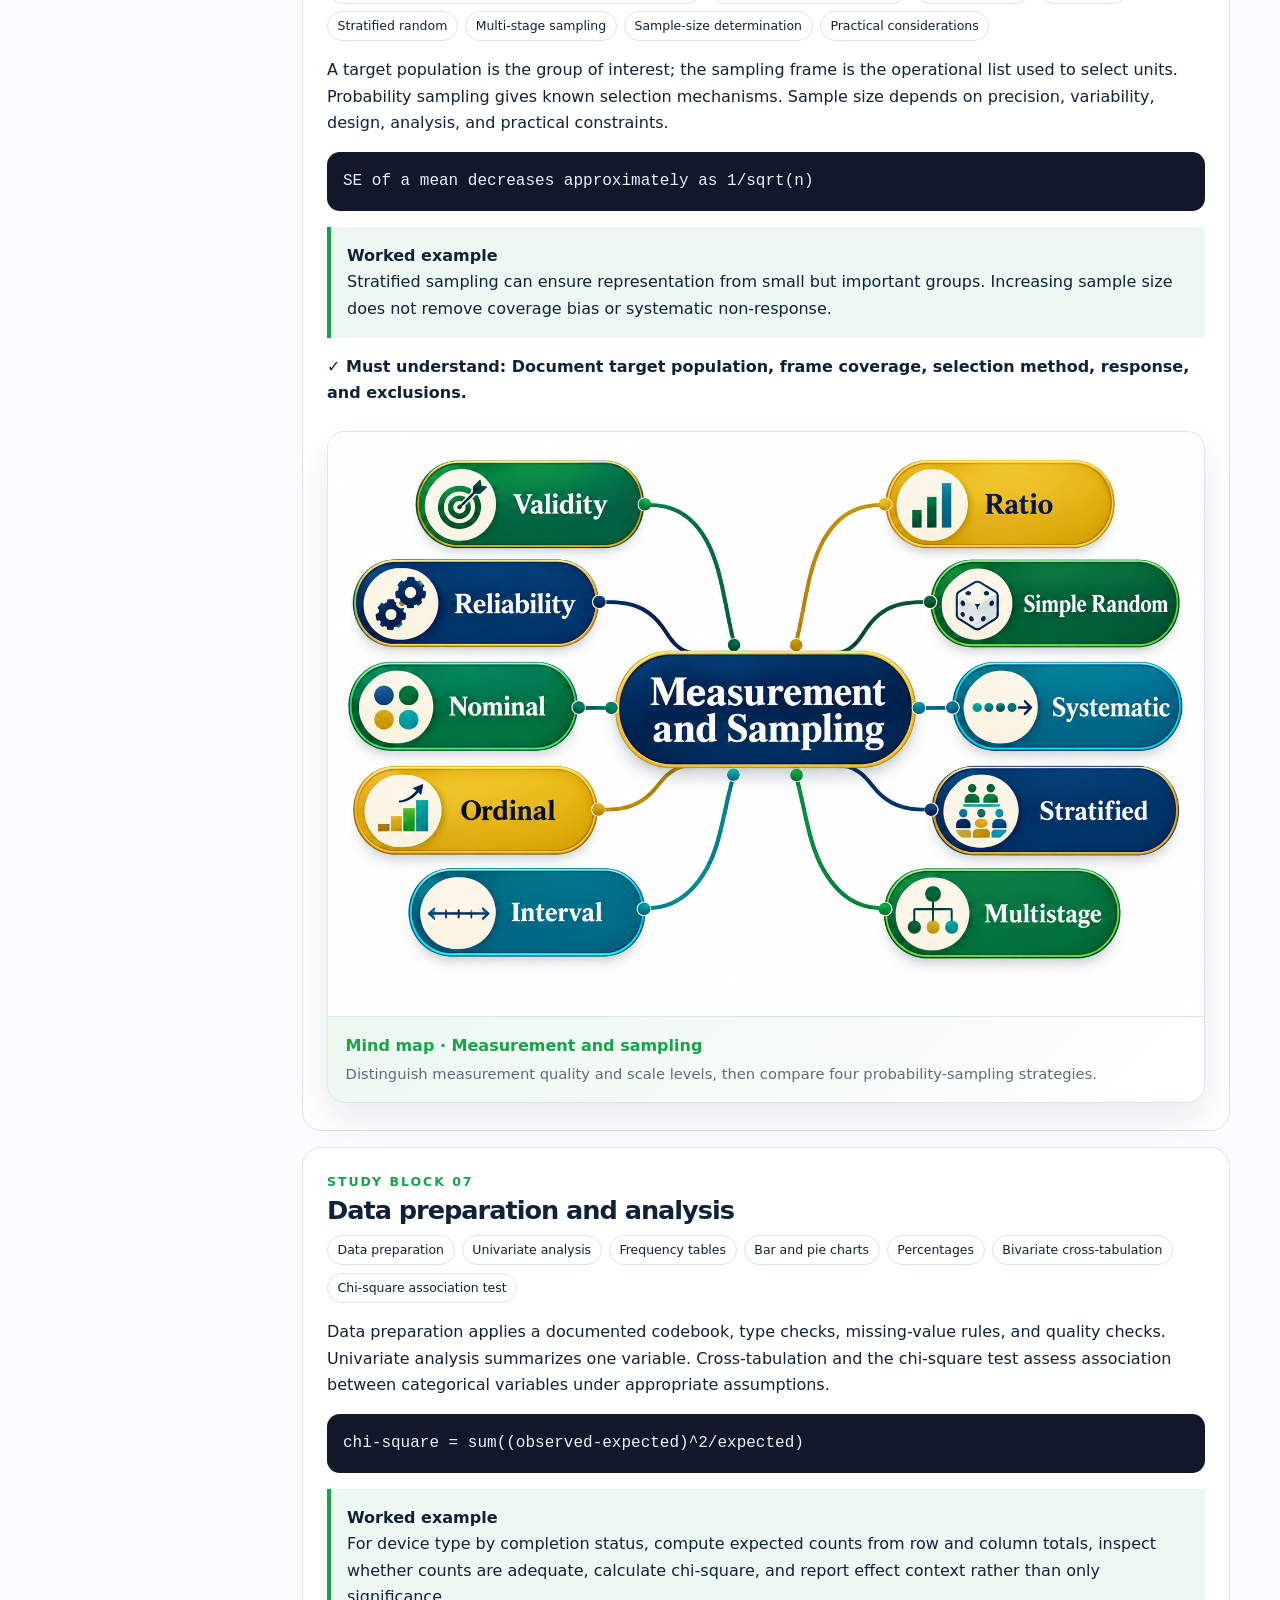
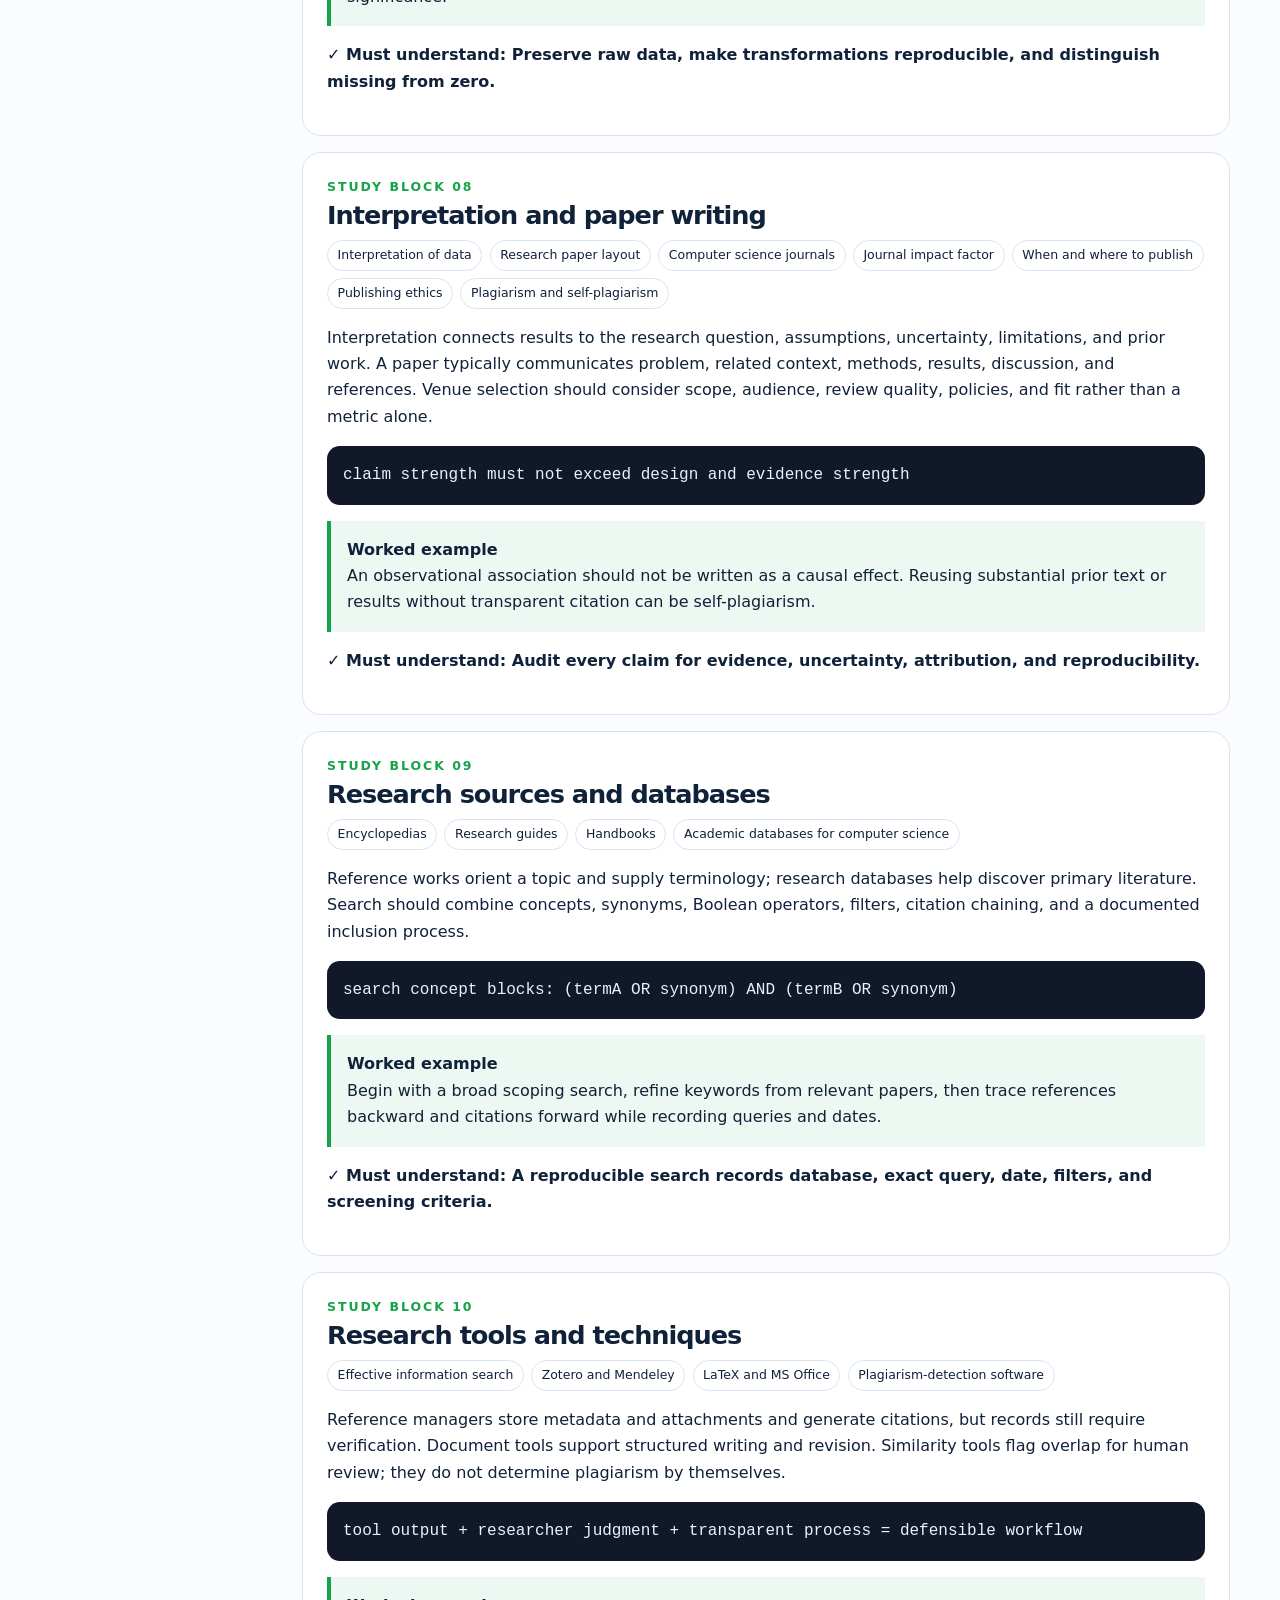
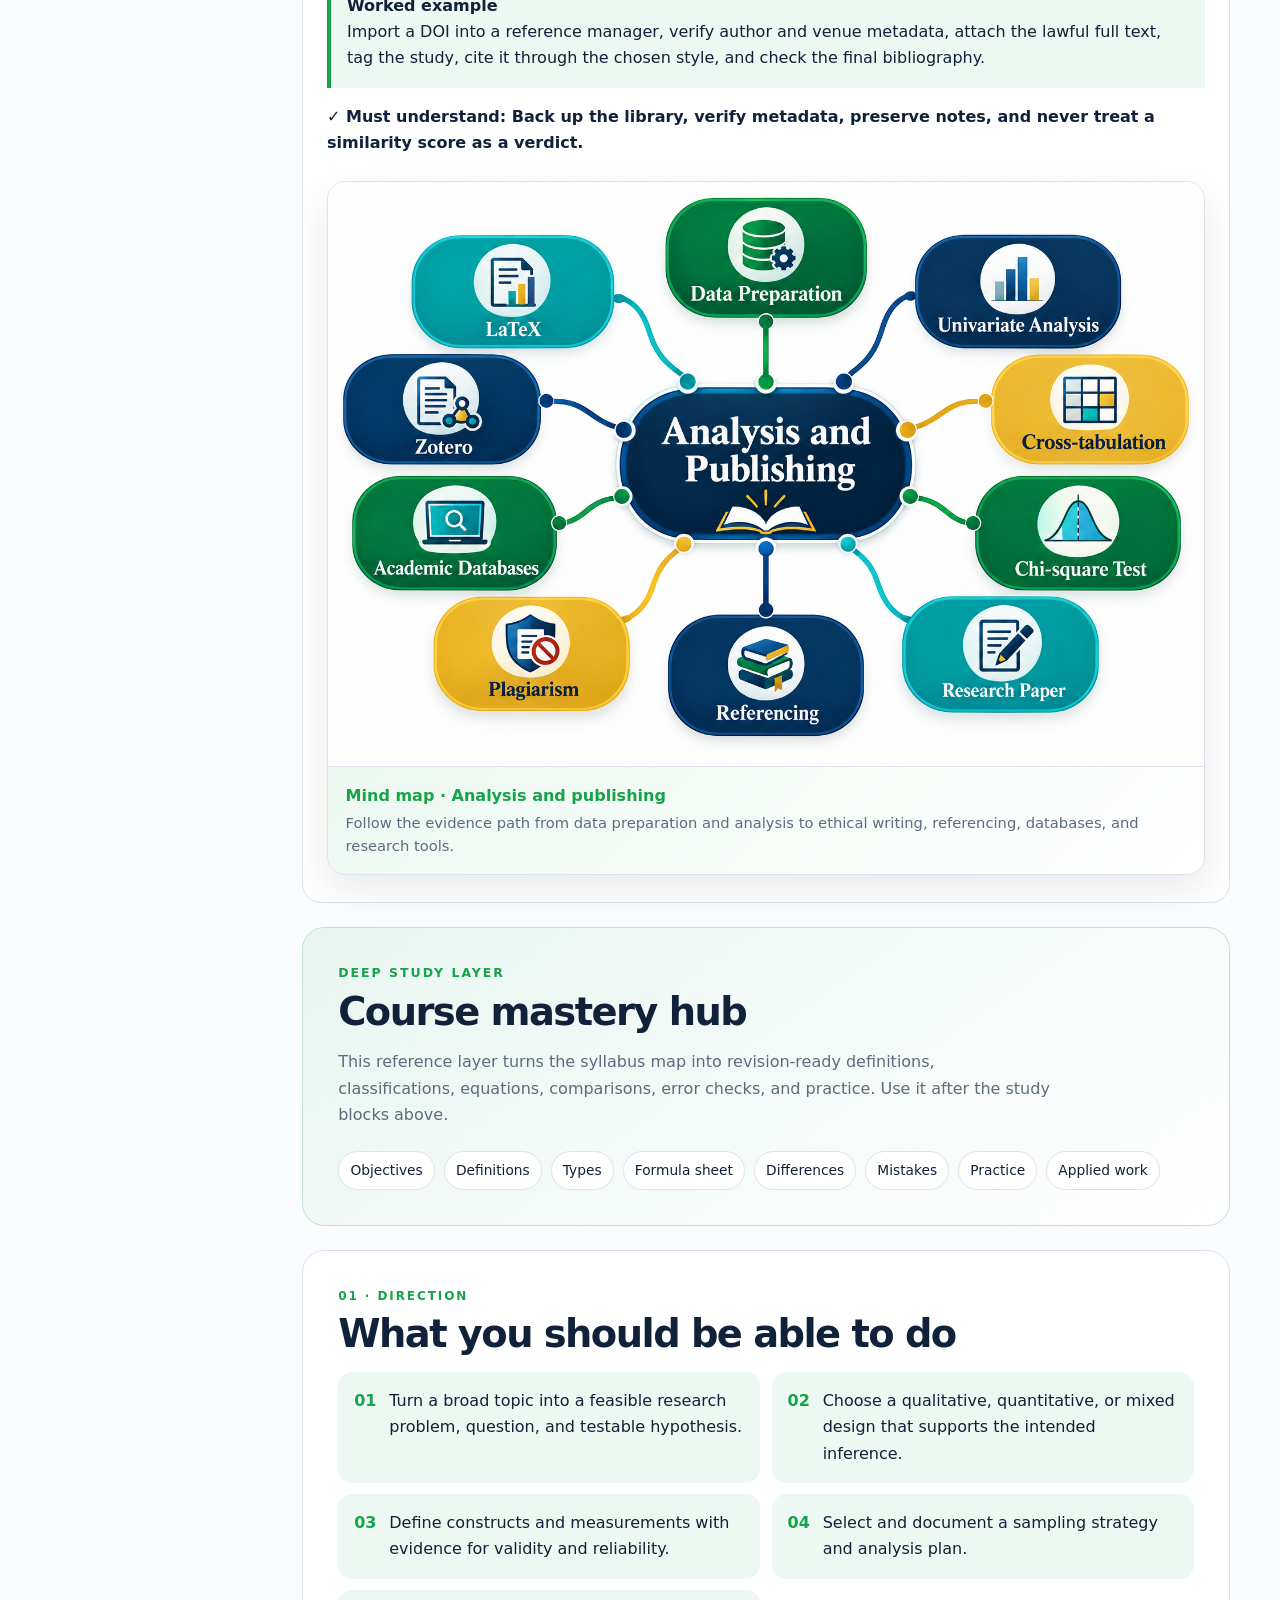
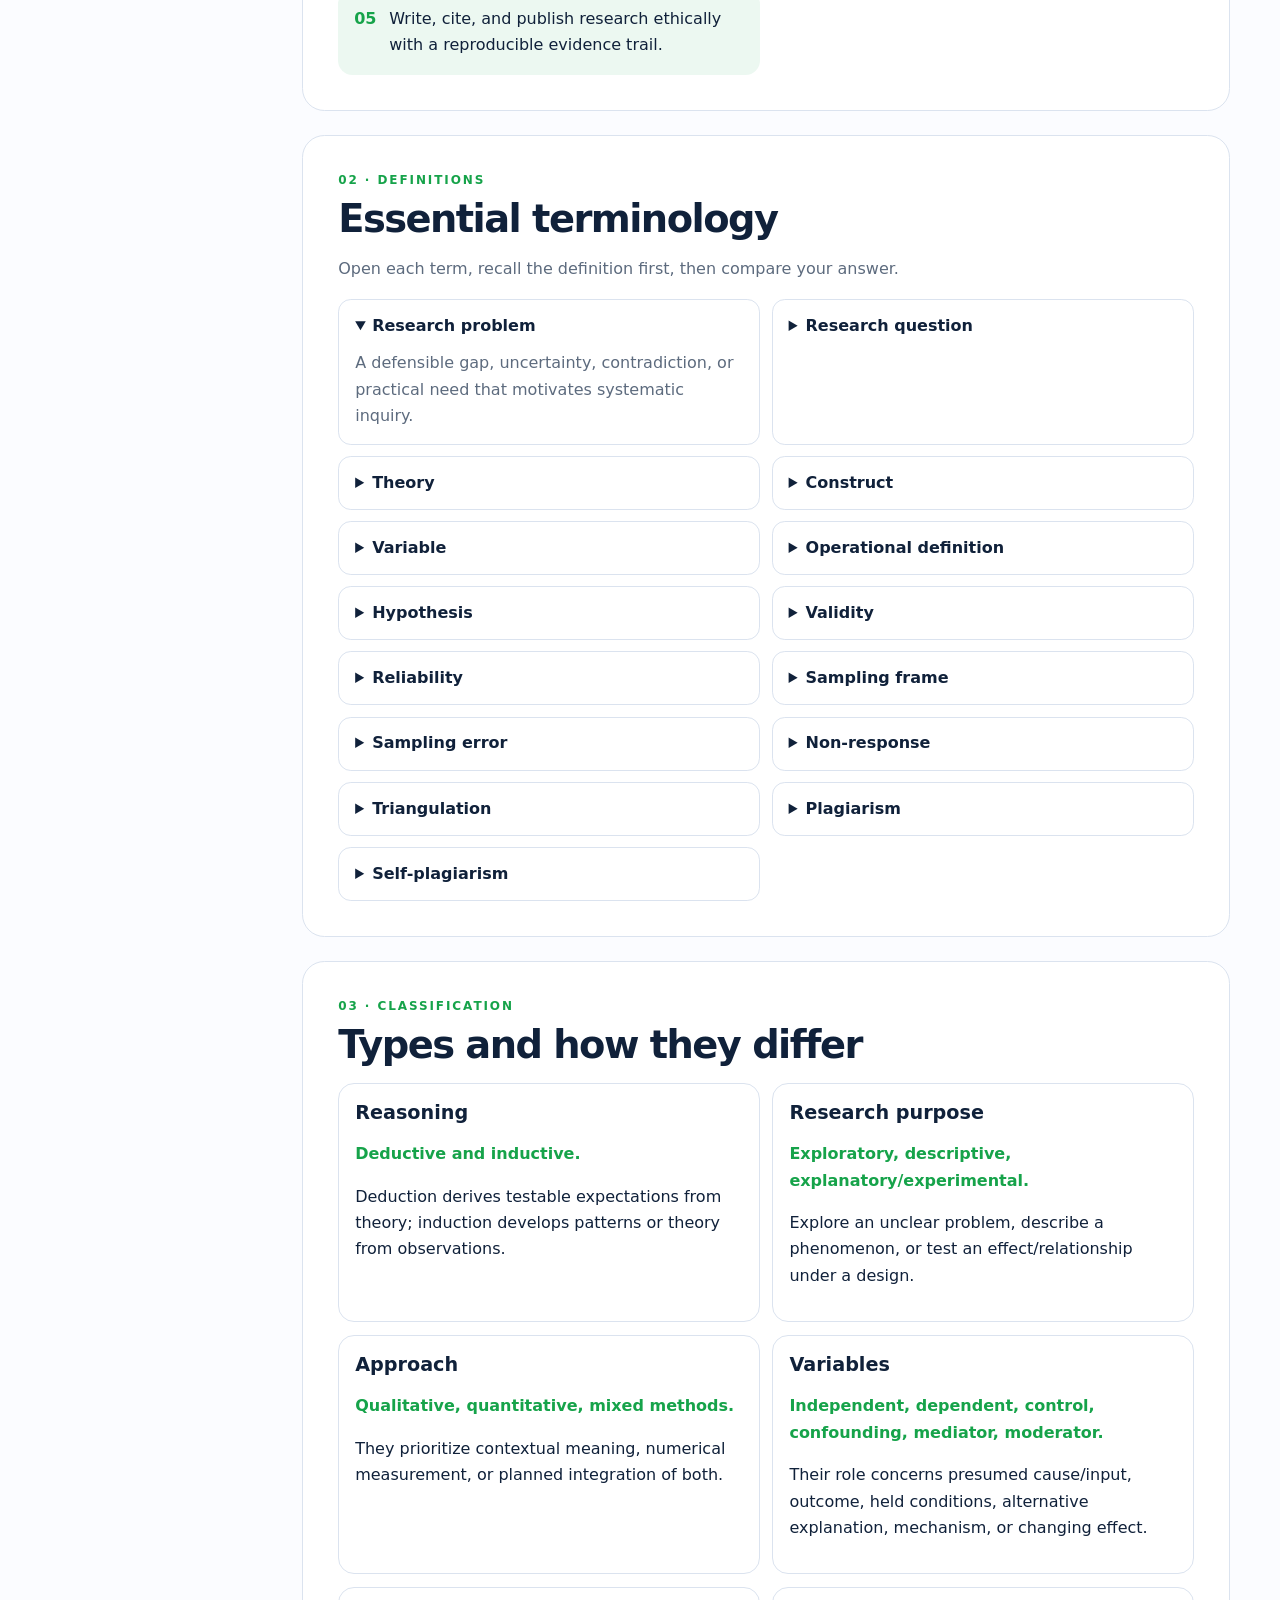
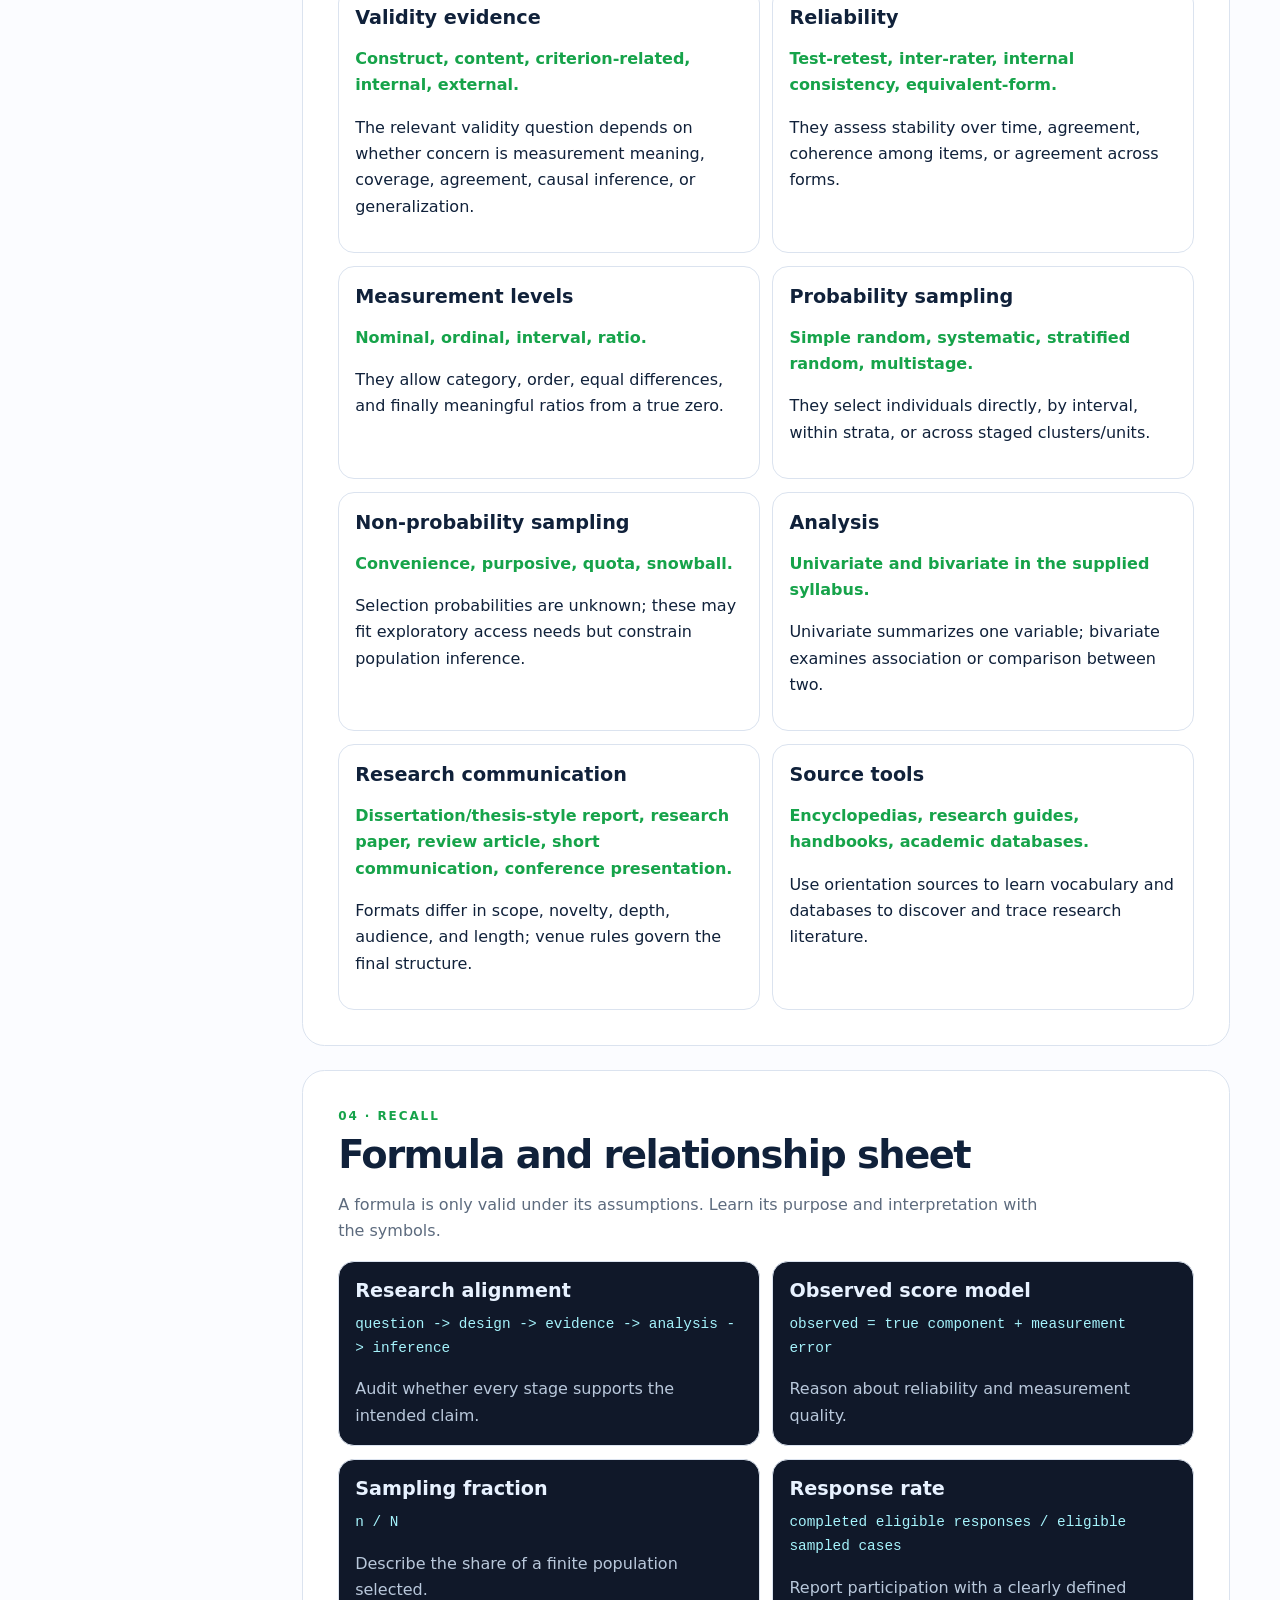
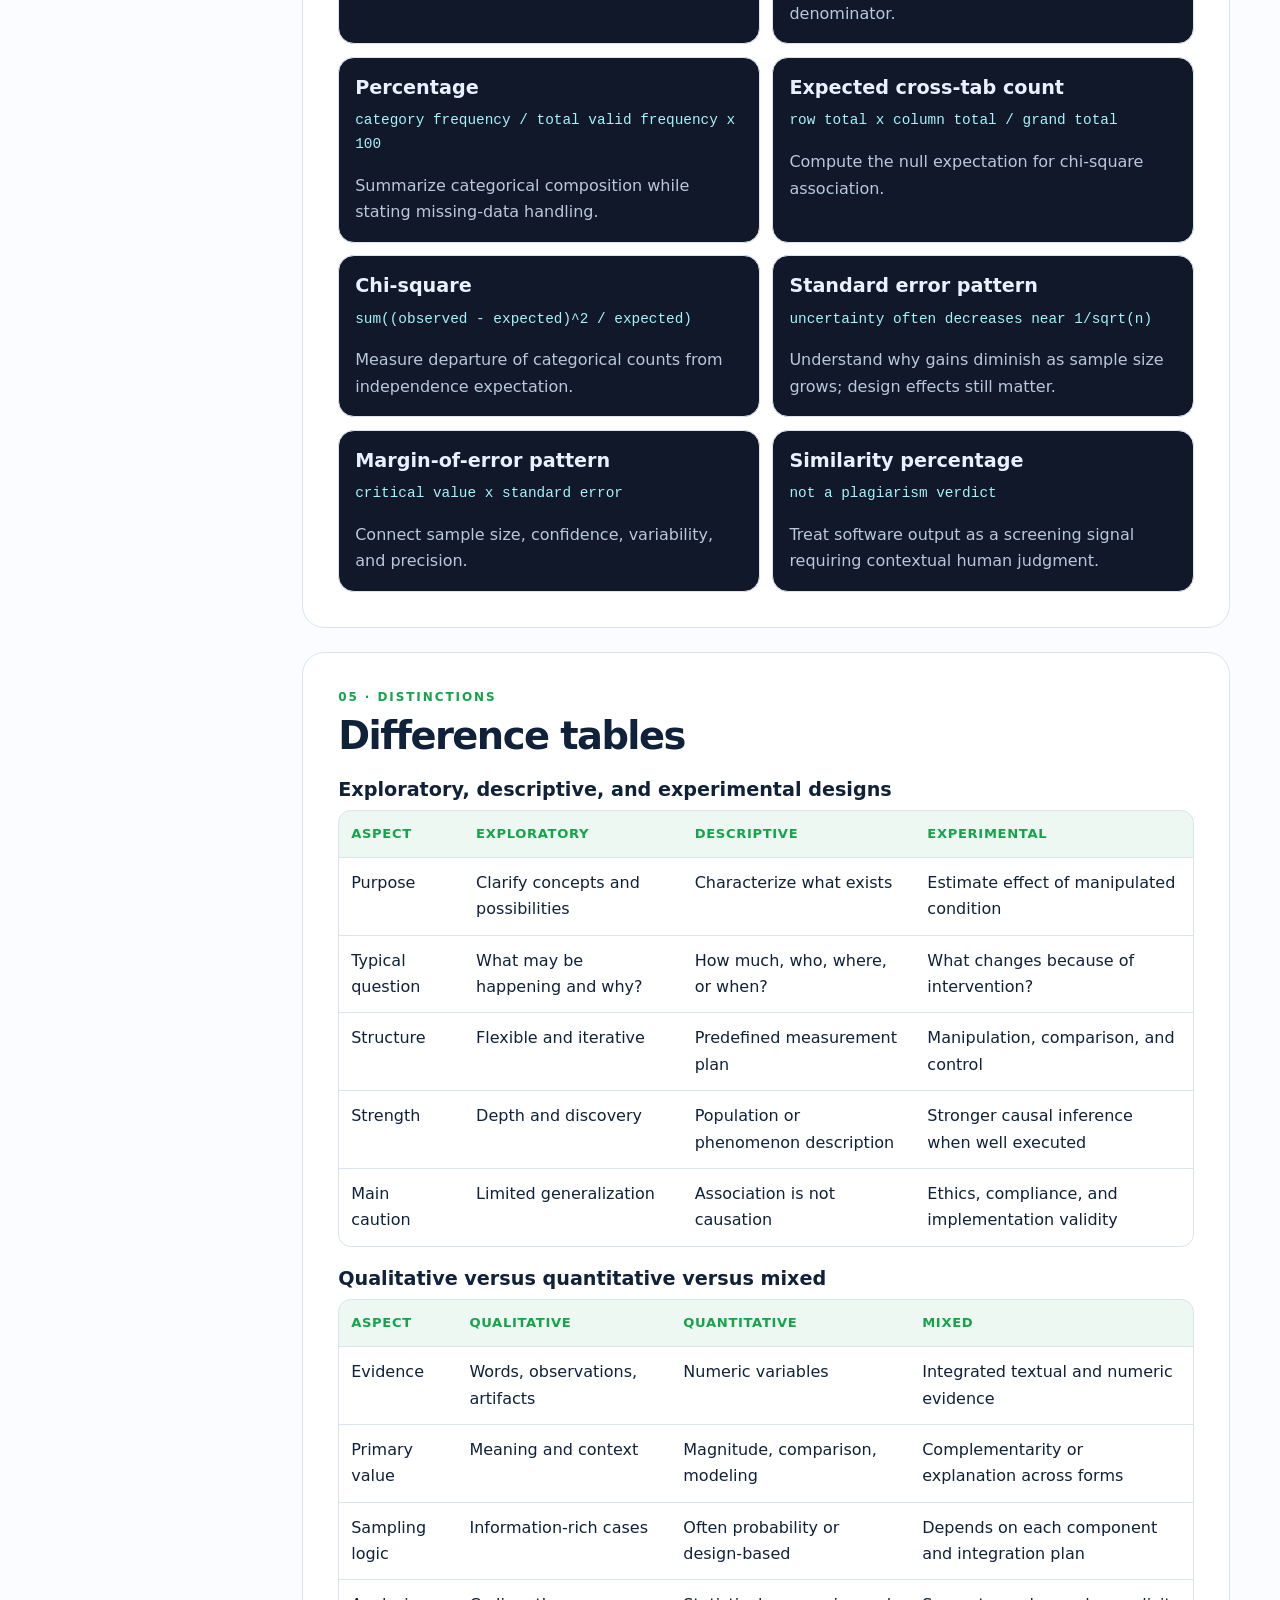
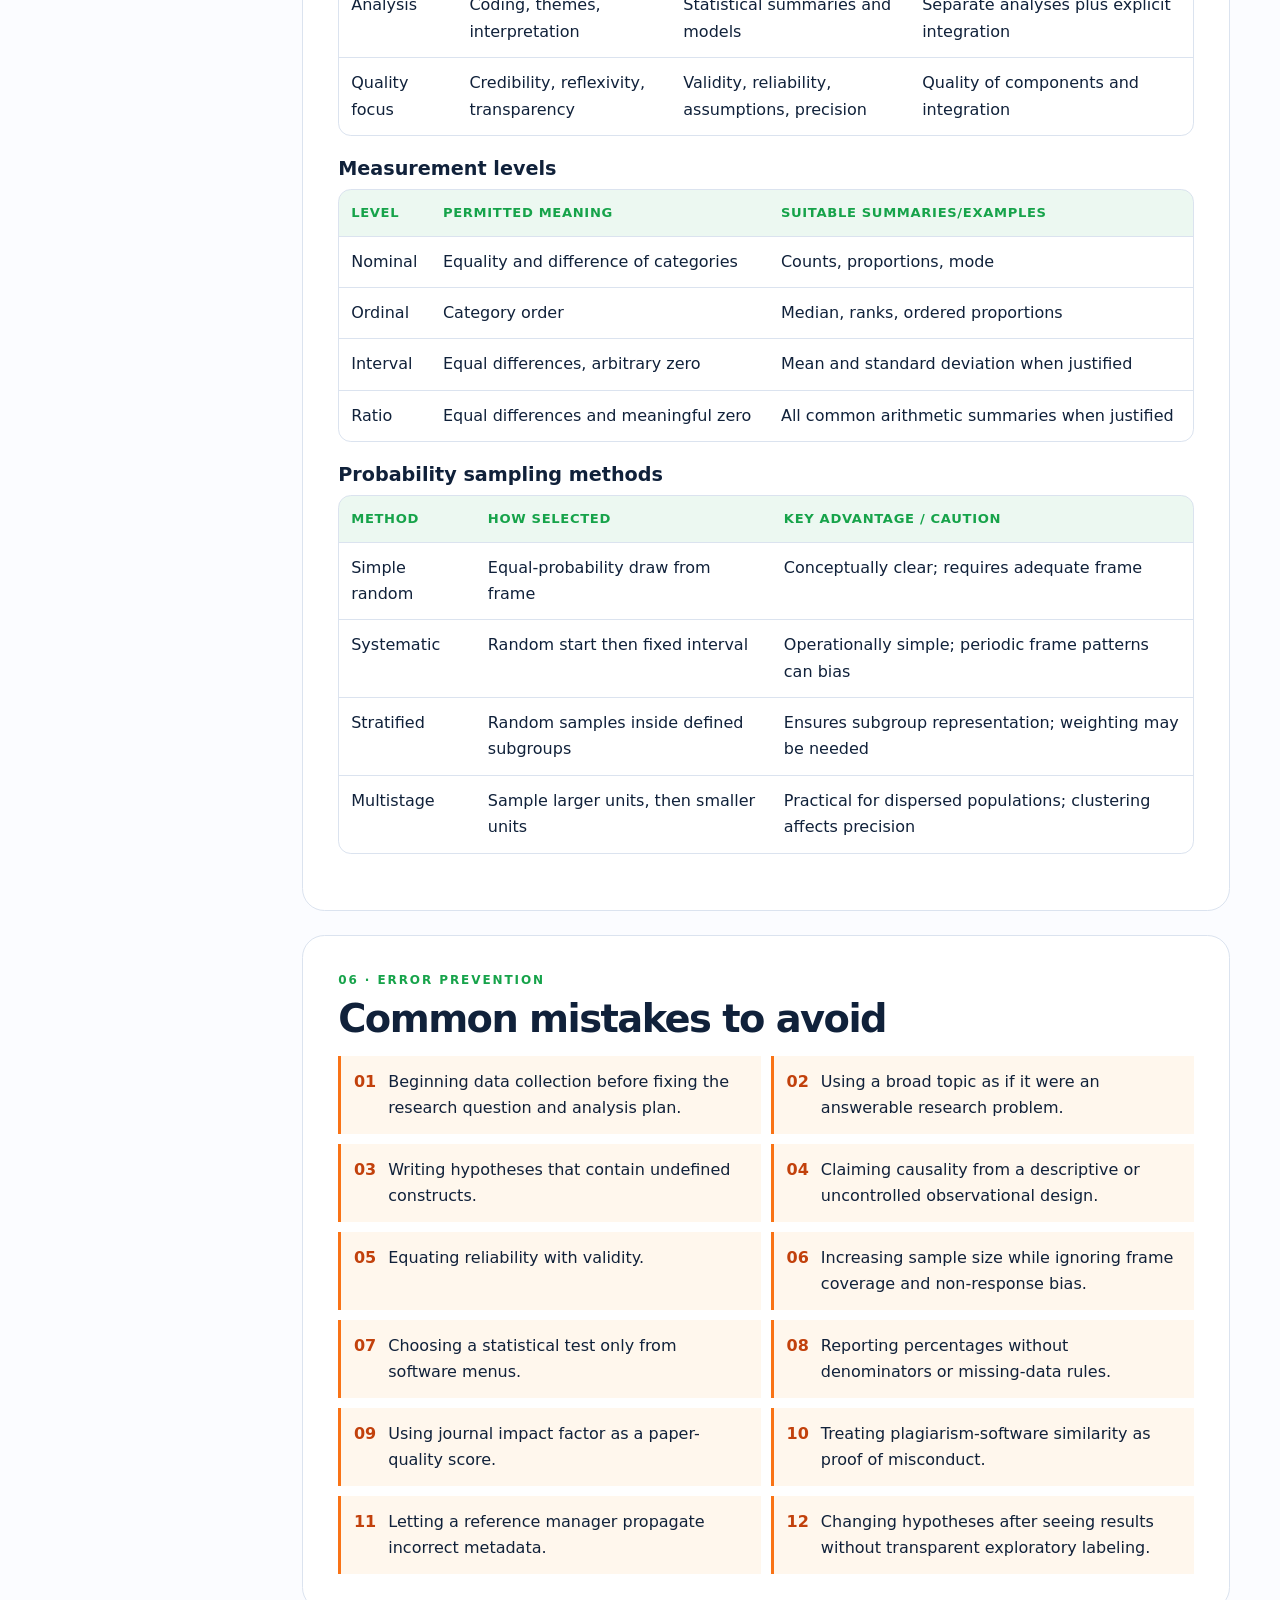
<file: research-methodology/index.html>
<!doctype html><html lang="en"><head><meta charset="utf-8"><meta name="viewport" content="width=device-width,initial-scale=1"><meta name="description" content="MTech Semester I course guide"><title>Course guide</title><link rel="stylesheet" href="../assets/styles.css"><link rel="stylesheet" href="../assets/mastery.css"></head><body data-page="course" data-depth="../" data-course="research-methodology"><a class="skip" href="#main">Skip to content</a><div id="nav"></div><main id="main"><section class="course-hero shell" id="courseHero"></section><div class="content-layout shell"><aside class="toc" id="toc" aria-label="Course contents"></aside><article id="modules"></article></div></main><div id="foot"></div><script src="../assets/app.js?v=20261027-4"></script></body></html>
</file>
<file: assets/styles.css>
:root{--ink:#10213a;--muted:#5d6b7e;--paper:#fbfcff;--line:#dbe3ef;--accent:#5b21b6;--soft:#f1efff;--max:1180px}*{box-sizing:border-box}html{scroll-behavior:smooth}body{margin:0;background:var(--paper);color:var(--ink);font:16px/1.65 Inter,ui-sans-serif,system-ui,-apple-system,BlinkMacSystemFont,"Segoe UI",sans-serif}a{color:inherit}.skip{position:absolute;left:-999px}.skip:focus{left:1rem;top:1rem;background:#fff;padding:.7rem;z-index:10}.shell{width:min(var(--max),calc(100% - 2rem));margin:auto}.topbar{position:sticky;top:0;z-index:5;background:rgba(251,252,255,.9);backdrop-filter:blur(16px);border-bottom:1px solid var(--line)}.nav{min-height:66px;display:flex;align-items:center;justify-content:space-between;gap:1rem}.brand{font-weight:900;text-decoration:none;letter-spacing:-.03em}.brand span{color:var(--accent)}.navlinks{display:flex;gap:.9rem;flex-wrap:wrap}.navlinks a{text-decoration:none;color:var(--muted);font-size:.9rem}.hero{padding:6rem 0 3rem;display:grid;grid-template-columns:1.25fr .75fr;gap:3rem;align-items:center}.eyebrow{font-size:.78rem;text-transform:uppercase;letter-spacing:.16em;font-weight:800;color:var(--accent)}h1{font-size:clamp(2.7rem,7vw,6rem);line-height:.95;letter-spacing:-.065em;margin:.5rem 0 1.3rem;max-width:12ch}h2{font-size:clamp(1.8rem,3vw,2.8rem);line-height:1.1;letter-spacing:-.04em}h3{font-size:1.2rem;line-height:1.25}.lede{font-size:1.15rem;color:var(--muted);max-width:65ch}.hero-art{background:linear-gradient(145deg,var(--soft),#fff);border:1px solid var(--line);border-radius:2rem;padding:1.3rem;box-shadow:0 24px 60px rgba(37,42,78,.12)}.hero-art img{width:100%;display:block}.stats{display:grid;grid-template-columns:repeat(3,1fr);gap:.7rem;margin-top:2rem}.stat{padding:1rem;background:white;border:1px solid var(--line);border-radius:1rem}.stat strong{display:block;font-size:1.5rem}.stat span{color:var(--muted);font-size:.8rem}.section{padding:3.5rem 0}.section-head{display:flex;justify-content:space-between;gap:2rem;align-items:end;margin-bottom:1.5rem}.section-head p{max-width:55ch;color:var(--muted)}.grid{display:grid;grid-template-columns:repeat(2,1fr);gap:1rem}.card{background:#fff;border:1px solid var(--line);border-radius:1.25rem;padding:1.4rem;box-shadow:0 10px 25px rgba(31,45,75,.05);transition:.2s transform,.2s box-shadow}.card:hover{transform:translateY(-3px);box-shadow:0 18px 35px rgba(31,45,75,.1)}.course-card{display:flex;flex-direction:column;min-height:290px}.course-card .code{color:var(--accent);font-weight:800}.course-card h3{font-size:1.5rem;margin:.7rem 0}.course-card p{color:var(--muted)}.chips{display:flex;flex-wrap:wrap;gap:.5rem;margin:auto 0 1rem}.chip{font-size:.78rem;padding:.25rem .6rem;border-radius:999px;background:var(--soft)}.button{display:inline-block;width:max-content;padding:.7rem 1rem;background:var(--accent);color:#fff;text-decoration:none;border-radius:.7rem;font-weight:800}.path{display:flex;gap:.6rem;align-items:center;color:var(--muted);font-size:.9rem;margin-top:1.3rem}.course-hero{padding:4.3rem 0 2rem;display:grid;grid-template-columns:1.2fr .8fr;gap:2.5rem;align-items:center}.course-hero h1{font-size:clamp(2.4rem,6vw,5rem)}.course-hero img{width:100%;max-height:310px}.toc{position:sticky;top:85px;align-self:start;background:#fff;border:1px solid var(--line);border-radius:1rem;padding:1rem}.toc a{display:block;padding:.35rem 0;text-decoration:none;color:var(--muted);font-size:.88rem}.content-layout{display:grid;grid-template-columns:220px 1fr;gap:2rem}.module{scroll-margin-top:90px;background:#fff;border:1px solid var(--line);border-radius:1.2rem;padding:1.5rem;margin-bottom:1rem}.module h2{font-size:1.6rem;margin:.2rem 0 .7rem}.topic-list{display:flex;flex-wrap:wrap;gap:.45rem;margin-bottom:1rem}.topic-list span{font-size:.78rem;border:1px solid var(--line);border-radius:999px;padding:.25rem .6rem}.equation{font-family:"SFMono-Regular",Consolas,monospace;background:#101829;color:#e8f2ff;padding:1rem;border-radius:.8rem;overflow:auto}.worked{border-left:4px solid var(--accent);background:var(--soft);padding:1rem;margin:1rem 0}.check{font-weight:700}.downloads{display:flex;gap:.7rem;flex-wrap:wrap;margin-top:1rem}.downloads a{border:1px solid var(--line);border-radius:.6rem;padding:.55rem .8rem;text-decoration:none;background:#fff}.footer{margin-top:4rem;border-top:1px solid var(--line);padding:2rem 0;color:var(--muted);font-size:.9rem}.notice{background:#fff9db;border:1px solid #f5dc75;padding:1rem;border-radius:.8rem}.search{width:100%;padding:.9rem 1rem;border:1px solid var(--line);border-radius:.8rem;font:inherit;margin:1rem 0 1.5rem}@media(max-width:760px){.hero,.course-hero,.content-layout{grid-template-columns:1fr}.hero{padding-top:3rem}.hero-art{order:-1}.grid{grid-template-columns:1fr}.toc{position:relative;top:auto}.navlinks{display:none}.stats{grid-template-columns:1fr 1fr 1fr}h1{font-size:3rem}.section-head{display:block}}
</file>
<file: assets/mastery.css>
.toc strong{display:block}.toc-group{margin-top:1rem;padding-top:.8rem;border-top:1px solid var(--line)}
.mastery-intro,.reference-section{scroll-margin-top:88px;margin:1.5rem 0;background:#fff;border:1px solid var(--line);border-radius:1.4rem;padding:clamp(1.2rem,3vw,2.2rem)}
.mastery-intro{background:linear-gradient(145deg,var(--soft),#fff);border-color:color-mix(in srgb,var(--accent) 28%,white)}
.mastery-intro h2,.reference-section h2{margin:.45rem 0 1rem}.mastery-intro>p,.section-note{color:var(--muted);max-width:70ch}
.mastery-nav{display:flex;flex-wrap:wrap;gap:.55rem;margin-top:1.4rem}.mastery-nav a{font-size:.86rem;text-decoration:none;border:1px solid var(--line);background:#fff;padding:.45rem .7rem;border-radius:999px}
.section-kicker{font-size:.75rem;letter-spacing:.16em;text-transform:uppercase;font-weight:900;color:var(--accent)}
.objective-grid{display:grid;grid-template-columns:repeat(2,1fr);gap:.7rem}.objective-grid article{display:flex;gap:.8rem;align-items:flex-start;background:var(--soft);padding:1rem;border-radius:.9rem}.objective-grid span{font-weight:900;color:var(--accent)}.objective-grid p{margin:0}
.accordion-grid{display:grid;grid-template-columns:repeat(2,1fr);gap:.7rem}.accordion-grid details,.practice-list details{border:1px solid var(--line);border-radius:.8rem;background:#fff;padding:.8rem 1rem}.accordion-grid summary,.practice-list summary{font-weight:800;cursor:pointer}.accordion-grid p,.practice-list p{color:var(--muted);margin:.7rem 0 .1rem}
.type-grid,.formula-grid,.application-grid{display:grid;grid-template-columns:repeat(2,1fr);gap:.8rem}.type-card,.formula-card,.application-grid article{border:1px solid var(--line);border-radius:1rem;padding:1rem;background:#fff}.type-card h3,.formula-card h3,.application-grid h3{margin:.1rem 0 .6rem}.type-card .members{color:var(--accent);font-weight:750}
.formula-card{background:#101829;color:#e8f2ff}.formula-card code{display:block;color:#a5f3fc;font-size:.9rem;white-space:normal}.formula-card p{color:#b9c8db;margin-bottom:0}
.comparison-card{margin:1.3rem 0}.comparison-card h3{margin-bottom:.5rem}.table-scroll{overflow-x:auto;border:1px solid var(--line);border-radius:.8rem}.comparison-card table{border-collapse:collapse;width:100%;min-width:640px}.comparison-card th,.comparison-card td{text-align:left;vertical-align:top;padding:.75rem;border-bottom:1px solid var(--line)}.comparison-card th{background:var(--soft);color:var(--accent);font-size:.82rem;text-transform:uppercase;letter-spacing:.05em}.comparison-card tr:last-child td{border-bottom:0}
.pitfall-list{display:grid;grid-template-columns:repeat(2,1fr);gap:.6rem}.pitfall-list article{display:flex;gap:.75rem;border-left:3px solid #f97316;background:#fff7ed;padding:.8rem}.pitfall-list strong{color:#c2410c}.pitfall-list p{margin:0}
.practice-list{display:grid;gap:.6rem}.practice-list summary{display:flex;gap:.7rem}.practice-list summary span{color:var(--accent);min-width:2rem}
.application-grid article{position:relative;overflow:hidden}.app-number{position:absolute;right:.5rem;top:-1.2rem;font-size:5rem;font-weight:900;color:var(--soft);z-index:0}.application-grid h3,.application-grid p{position:relative;z-index:1}
.completion-note{margin-top:1.2rem;background:var(--soft);border:1px solid color-mix(in srgb,var(--accent) 35%,white);padding:1rem;border-radius:.9rem}.completion-note strong{color:var(--accent)}.completion-note p{margin:.35rem 0 0}
.lesson-visual{margin:1.5rem 0 .2rem;border:1px solid var(--line);border-radius:1.15rem;overflow:hidden;background:#fff;box-shadow:0 16px 38px rgba(15,23,42,.09)}
.lesson-visual img{display:block;width:100%;height:auto;aspect-ratio:3/2;object-fit:cover;background:#fff}
.lesson-visual figcaption{display:grid;gap:.22rem;padding:1rem 1.1rem;border-top:1px solid var(--line);background:linear-gradient(135deg,var(--soft),#fff)}
.lesson-visual figcaption strong{color:var(--accent);font-size:1rem}.lesson-visual figcaption span{color:var(--muted);font-size:.92rem;line-height:1.55}
@media(max-width:760px){.objective-grid,.accordion-grid,.type-grid,.formula-grid,.pitfall-list,.application-grid{grid-template-columns:1fr}.mastery-intro,.reference-section{padding:1.1rem}.comparison-card table{font-size:.88rem}}
</file>
